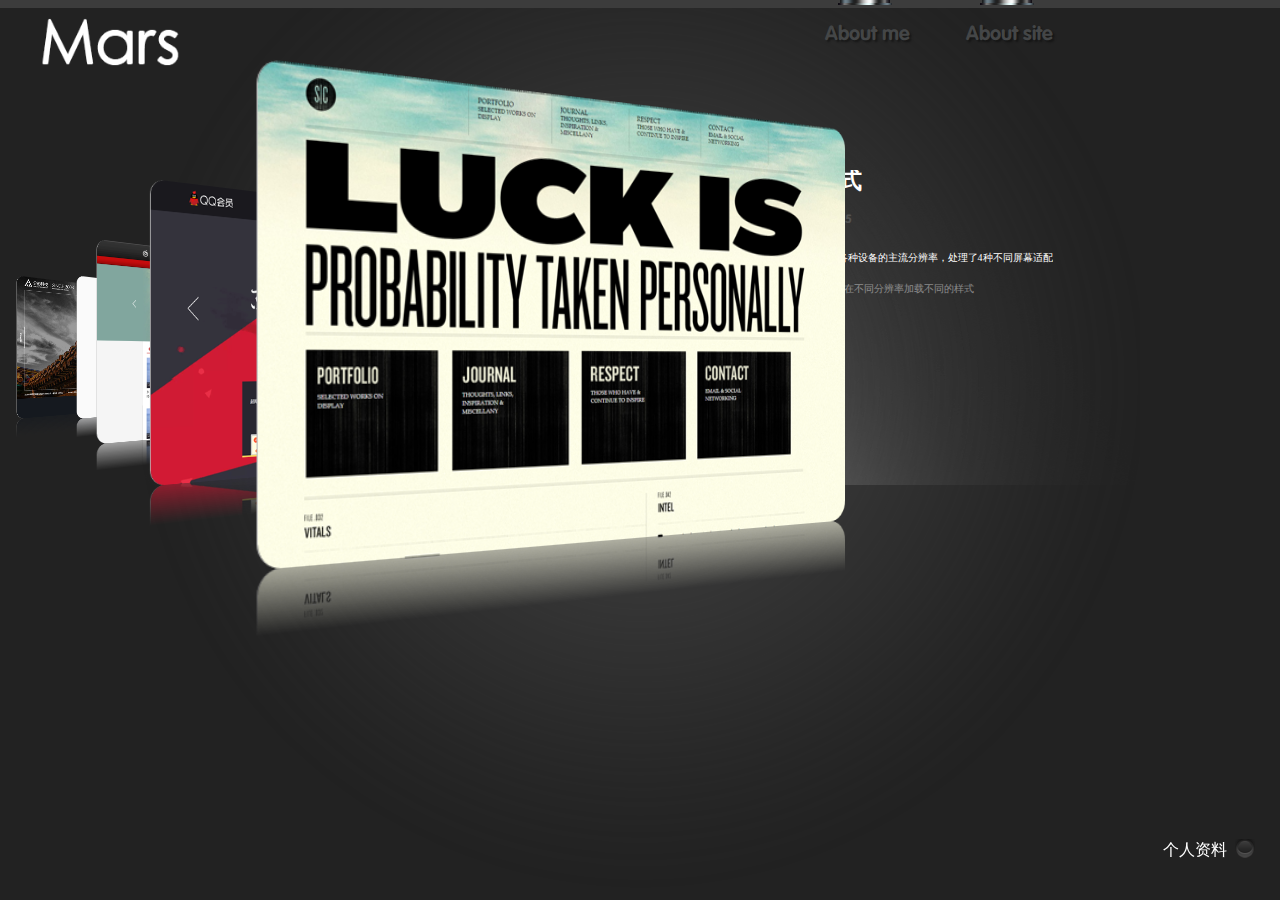
<file: index.html>
<!DOCTYPE html>
<html lang="ch">
<head>
	<meta charset="UTF-8">
	<title>Mars</title>
	<base target="_blank" />
	<link rel="stylesheet" href="css/css.css">
	<script src="js/move.js"></script>
	<script src="js/js.js"></script>

</head>
<body>
	<header>
		<div class="logo">
			<a href="javascript:;"></a>
		</div>
		<div class="logopic"><img src="img/logo.png"/></div>
		<nav>
			<div class="navdiv"><a href="javascript:;">About me</a></div>
			<div class="navdiv"><a href="javascript:;">About site</a></div>
		</nav>
	</header>
	<div class="left">
		<p>作品展示</p>
	</div>
	<div class="content">
		<div class="outer" imgstyle="z-index:10;">
			<div class="inner">
				<img src="" />
			</div>
		</div>
		<div class="outer" style="z-index:9;">
			<div class="inner">
				<img src="" />
			</div>
		</div>
		<div class="outer" style="z-index:8;">
			<div class="inner">
				<img src="" />
			</div>
		</div>
		<div class="outer" style="z-index:7;">
			<div class="inner">
				<img src="" />
			</div>
		</div>
		<div class="outer" style="z-index:6;">
			<div class="inner">
				<img src="" />
			</div>
		</div>
	</div>
	<div class="right">
		<div class="contro" style="display:block">
			<h1>响应式</h1>
			<p>March 2015</p>
			<h3>1,根据当前各种设备的主流分辨率，处理了4种不同屏幕适配</h3>
			<h3>2,利用media 在不同分辨率加载不同的样式</h3>
			<h3>3,合理的规划布局严格按照从左到右，从上到下，从外向里的页面布局架构，使页面布局更加具有扩展性 </h3>
			<a href="responsive/index.html" class="cir"></a>
		</div>
		<div class="contro">
			<h1>qq会员整站</h1>
			<p>April 2015</p>
			<h3>1,兼容到IE8</h3>
			<h3>2,使用了精灵图优化了http请求次数</h3>
			<h3>3,页面中也运用了很多html5和CSS3 的样式，使得页面的展示变得更加的生动，伪类和动画的应用，使得画面变得更加的生动形
象，更加的柔和，让用户在访问的时候感到轻松舒适。</h3>
			<a href="qq.vip/index.html" class="cir"></a>

		</div>
		<div class="contro">
			<h1>网易云</h1>
			<p>February 2015</p>
			<h3>1,兼容到IE6</h3>
			<h3>2,使用了精灵图优化了http请求次数</h3>
			<h3>3, 合理使用样式命名，提取了公共样式，优化了代码的可读性，避免命名冲突，提高代码的维护性和可读性。</h3>
			<a href="wangyiyun/index.html" class="cir"></a>
		</div>
		
		<div class="contro">
			<h1>淘宝首页规划</h1>
			<p>March 2015</p>
			<h3>1,使用定位、浮动、背景图片处理完成页面布局</h3>
			<h3>2,使用了精灵图优化了http请求次数</h3>
			<h3>3,适用各种型号的手机</h3>
			<a href="taobao/index.html" class="cir"></a>
			
		</div>
		<div class="contro">
			<h1>企业网站</h1>
			<p>June 2015</p>
			<h3>1,响应式布局</h3>
			<h3>2,适用各种型号的手机</h3>
			<h3>3,添加的js效果，使页面更加生动</h3>
			<a href="fenxingkeji/index.html" class="cir"></a>
			
		</div>
	</div>

	<div class="out">
		<div id="shade"></div>
		<div class="popbg"></div>
		<div class="pop">
			<div class="poptitle">About me</div>
				这是自我介绍<input type="button" class="tohidden"><br><p>
				熟悉HTML+CSS布局，熟练制作兼容主流浏览器的页面、掌握页面各种常见的动画与交互效果。熟练使用源生JS，能够使用源生JS进行面向对象的组件开发。对DOM兼容性、BOM操作、cookie操作、Ajax前后台数据交互、JSONP的跨域请求方案等能够熟练运用。对HTML5、CSS3有一定的理解和使用经验。<br/>&nbsp;&nbsp;&nbsp;&nbsp;做事认真、耐心，细致，具有良好的团队合作精神。能在压力下较好完成任务。兴趣广泛，有极强的学习能力和理解能力，善于接受新鲜事物。实用主义者，喜欢做的事有很大意义；完美主义者，希望可以把东西做的更好更优而不仅仅只是达到目的；有求知欲，比起知其然，更希望知其所以然。对前端及IT行业有极高的兴趣和关注，并在不断学习。</p>
		</div>
		<div class="pop">
			<div class="poptitle">About site</div>
				这是简介<input type="button" class="tohidden">
				<p>本站制作使用了较多CSS3效果，由于某些内容只有WebKit内核支持，只做了chorme浏览器的兼容处理。导航处使用了font-face进行了字体处理，平常状态使用了字体阴影效果，移入后背景用transition改变，去掉阴影，使用background:-webkit-gradient、-webkit-text-fill-color和-webkit-background-clip的结合实现字体渐变；所有的展示DIV运用了2D旋转和3D旋转，在点击上处理了井深，Z层高度的问题；所有的DIV定位使用了CSS3的平移和缩放；点击从侧向变为正向使用了transition进行变换；点击更换层级使用了自己写的CSS3处理函数，完成对style函数返回值矩阵的操作；右侧文字标题使用函数将文字全部转为span包裹，进行运动处理，中间时间进行了透明度渐入效果处理，下部文字描述对每行的h3进行渐入运动处理；最下面的链接与层级运动一样，使用了CSS3处理函数来改变缩放。hover状态做了一个CSS3动画。</p>
		</div>
	</div>
	<div class="menu">
		<div id="phone">
			<div class="list" id="list6"><p class="word">Mail:llxin1992@126.com</p></div>
			
			<div class="list" id="list4"><p class="word">Tel:18730269820</p></div>
			<div class="list" id="list3"><p class="word">Auther:刘丽新</p></div>
			
			<div class="list" id="last"></div><p class="me">个人资料</p>
		</div>
	</div>
	

</body>
</html>
</file>
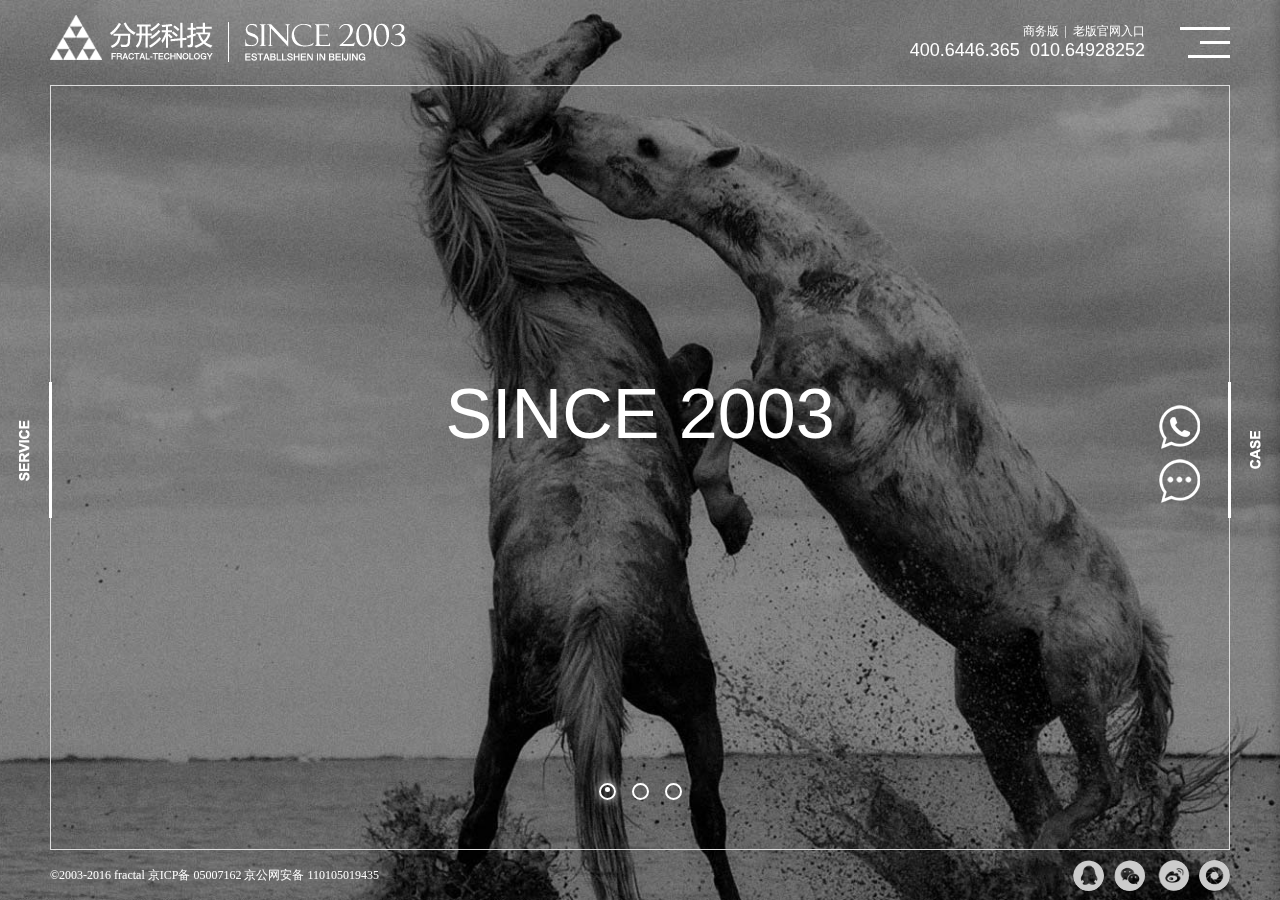
<file: fenxingkeji/index.html>
<!doctype html>
<html>
<head>
<meta charset="utf-8">
<meta name="viewport" content="width=device-width,initial-scale=1.0,minimum-scale=1.0,maximum-scale=1.0,user-scalable=yes" />
<title></title>
<link href="css/whole.css" rel="stylesheet" type="text/css" />
<link href="css/responsive.css" rel="stylesheet" type="text/css" />
<script src="js/jquery-1.11.0.min.js"></script>
<script src="js/jquery.easing.1.3.js"></script>
<script src="js/jquery.transit.min.js"></script>
<script src="js/word.js"></script>
<script src="js/whole.js"></script>
<script src="js/jquery.mChange.zoom.home.js"></script>
	
</head>
<body>
    <div class="header">
	  <a href="index.html" class="logo"></a>
	  <div class="r">
	    <div class="t">
	      <div class="link">
	      	<a href="JavaScript:;">商务版</a>&nbsp;&nbsp;|&nbsp;&nbsp;<a href="JavaScript:;">老版官网入口</a>
	      </div>
	      <div class="tel">400.6446.365&nbsp;&nbsp;010.64928252</div>
	    </div>
	    <div class="menu"><i></i><i></i><i></i></div>    
	  </div>
	</div>
	<div class="nav_main">
	  <div class="inner">
	    <div class="d">
	      <a href="service.html">
	        <h3>面面俱到</h3>
	        <p>我们为您提供企业品牌在互联网<br>最全面专业的服务</p>
	      </a>
	    </div>
	    <div class="d">
	      <a href="case.html">
	        <h3>别具匠心</h3>
	        <p>闻道有先后，术业有专攻<br>超越自我，用更加精湛的技艺诠释您的需求</p>
	      </a>
	    </div>
	    <div class="d">
	      <a href="about.html">
	        <h3>持之以恒</h3>
	        <p>从开始的那刻起<br>我们就不断的攀升，坚持我们的信念</p>
	      </a>
	    </div>
	  </div>
	</div>
	<div class="serv">
		<a href="javaScript:;" class="a1"></a>
		<a href="javaScript:;" class="a2"><i></i><i></i><i></i></a>
	</div>
	<div class="banner">
	  <div class="frame">    
	    <div class="child" style="background-image:url(image/banner.jpg);"></div>
	    <div class="child" style="background-image:url(image/banner1.jpg);"></div>
	    <div class="child" style="background-image:url(image/banner2.jpg);"></div>
	  </div>
	</div>
	<div class="body">
		<a href="service.html" class="a_l"></a>
		<a href="case.html" class="a_r"></a>  
	  	<div class="main">
	  		<span class="bdr b1"></span>
	  		<span class="bdr b2"></span>
	  		<span class="bdr b3"></span>
	  		<span class="bdr b4"></span>
	    <div class="home">
	      <div class="text">
	        <div class="titbox">
	          <h3>Since 2003</h3>
	          <h4>助力企业品牌互联网商业价值</h4>
	          <p>感谢您的信任 我们始终专注于高端网站建设</p>
	        </div>
	        <div class="titbox">
	          <h3>celebrate</h3>
	          <h4>成功中标故宫博物院官网改版项目</h4>
	          <p>宝剑锋从磨砺出 梅花香自苦寒来</p>
	        </div>
	        <div class="titbox">
	          <h3>spirit</h3>
	          <h4>精雕细琢 别具匠心</h4>
	          <p>超越自我 孜孜不辍 我们将用更加精湛的技艺诠释您的需求</p>
	        </div>
	      </div>    
	      <div id="client" style="display:none;">
	        <div class="frame">
	          <div class="scroll s1">
	            <div class="child" aid="152"> 
	            	<span>
	            		<img src="image/1-160Z5195155F6.png" alt="故宫博物院" title="故宫博物院" />
	            	</span> 
	            </div>
	          </div>
	          <div class="scroll s2">
	            <div class="child" aid="51"> 
	            	<span>
	            		<img src="image/1-1310202336210-L.png" alt="中国国家大剧院" title="中国国家大剧院" />
	            	</span> 
	            </div>
	          </div>
	          <div class="scroll s3">
	            <div class="child" aid="70"> 
	            	<span>
	            		<img src="image/1-1310202352380-L.png" alt="中国移动通信" title="中国移动通信" />
	            	</span> 
	            </div>
	          </div>
	          <div class="scroll s4">
	            <div class="child" aid="59"> 
	            	<span>
	            		<img src="image/1-1310202342040-L.png" alt="中国联通" title="中国联通" />
	            	</span> 
	            </div>
	          </div>
	          <div class="scroll s5">
	            <div class="child" aid="52"> 
	            	<span>
	            		<img src="image/1-131020233A70-L.png" alt="中国电信" title="中国电信" />
	            	</span> 
	            </div>
	          </div>
	        </div>
	      </div>
	      <div class="b_nav"><i></i><i></i><i></i></div>
	    </div>
	  </div>
	</div>
	<div class="footer">
	  <div class="left">
	    <div class="d">
	      <p>中国 · 北京<br>北京市朝阳区惠新东街6号<br>乡镇企业大厦9层<br>100022</p>
	    </div>
	    <div class="d">
	      <p>©2003-2016 fractal-technology.com<br>All Rights Reserved.<br>京ICP备 05007162<br>京公网安备 110105019435</p>
	    </div>
	    <div class="d">
	      <p>Tel：400-6446-365 010-64928252 64929732 64927152<br>Do You Best,Mutually Promote Symbiosis<br>Service@fractal-technology.com</p>
	    </div>
	  </div>
	  <div class="left2">
	    <div class="d">
	      <p>北京市朝阳区惠新东街6号乡镇企业大厦9层 100022</p>
	    </div>
	    <div class="d">
	      <p>©2003-2016 fractal 京ICP备 05007162 京公网安备 110105019435</p>
	    </div>
	    <div class="d">
	      <p>Tel：400-6446-365 010-64928252 64929732</p>
	    </div>
	  </div>
	  <div class="m">
	    <p>&copy;2003-2016 fractal-technology.com<br>京ICP备 05007162 京公网安备 110105019435</p>
	  </div>
	  <div class="right">
	    <div class="share">
	    	<a href="#" class="a1"><i></i></a><a href="#" class="a2"><i></i></a>
	    	<a href="#" class="a3"><i></i></a><a href="#" class="a4"><i></i></a>
	    </div>
	  </div>
	</div>

<script src="js/random.js"></script>
<script>
var sw=0;
//初始化标题
$(".titbox").each(function(index, element) {
    settit($(this).find("h3"));
	settit($(this).find("h4"));
	settxt($(this).find("p"));
});

$(function(){
	winload();
	// 设置出现的加载时间
	showtt(".titbox:first h3",0);
	showtt(".titbox:first h4",800);
	showtt(".titbox:first p",2100);
	setTimeout(function(){
		$(".home").find(".text").addClass("d");
	},3000);
	
	$(".banner").find(".child").mChange({
		auto  : 1,       //是否自动播放,1为自动,0为手动
		arrow : 1,       //是否反转箭头,1为点击左侧向右滚动,0则相反
		speed : 800,     //效果速度,大于0.3
		time  : 5000,    //周期时间，大于1
		nav   : ".b_nav i",    //导航
		nave  : "click", //导航事件
		navs  : 0,  //导航滚动
		prev  : null,    //上一个
		next  : null,    //下一个
		cycle : 1,       //是否循环
		mousestop : 0,   //是否鼠标划入停止
		mousewheel : 0,  //是否开启滚轮事件
		animates : function(idx){
			if($(".home").find(".text").hasClass("d")){
				hidett($(".titbox"));
				
				$(".titbox").fadeOut(500,function(){
					showtt($(".titbox").eq(idx).find("h3"));
					showtt($(".titbox").eq(idx).find("h4"),500);
					showtt($(".titbox").eq(idx).find("p"),1400);
				});
				
				$(".titbox").eq(idx).stop(true,true).show(0,function(){
					settit($(this).find("h3"));
					settit($(this).find("h4"));
					settxt($(this).find("p"));
				});
				
			}			
		} 
	});
});

</script>
</body>
</html>
</file>
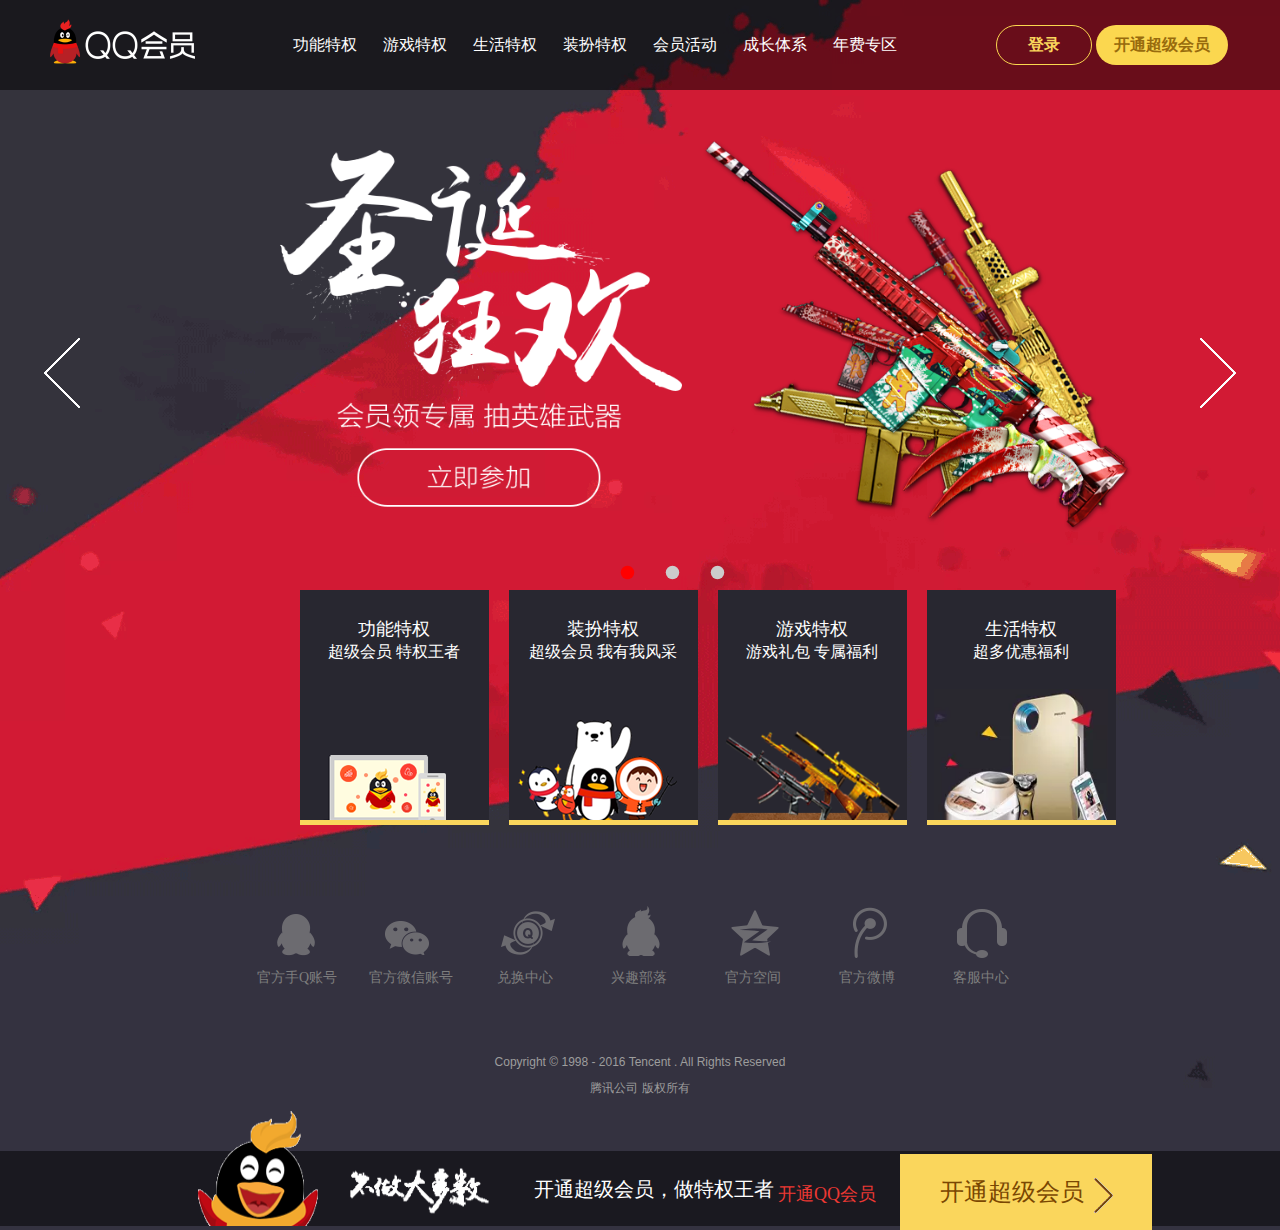
<file: qq.vip/index.html>
<!DOCTYPE html>
<html>
	<head>
		<meta charset="UTF-8">
		<title></title>
		<script src="js/html5shiv.min.js"></script>
		<link href="css/qq.css" rel="stylesheet" />
	</head>
	<body>
		<header id="header">
			<div class="wrap clearfix">
				<div class="ihleft">
					<a href="index.html"><img src="img/logo.png"/></a>
				</div>
				<ul class="nav clearfix">
					<li>
						<a href="function.html">功能特权</a>
						<nav class="subNav">
							<div class="wrap swrap">
								<a href="#">全部特权</a>
								<a href="#">分等级特权</a>
							</div>
						</nav>
					</li>
					<li>
						<a href="game.html">游戏特权</a>
					</li>
					<li>
						<a href="life.html">生活特权</a>
					</li>
					<li>
						<a href="decoration.html">装扮特权</a>
					</li>
					<li>
						<a href="member.html">会员活动</a>
						<nav class="subNav">
							<div class="wrap swrap subNav1">
								<a href="#">全部活动</a>
								<a href="#">靓号站</a>
							</div>
						</nav>
					</li>
					<li>
						<a href="#">成长体系</a>
						<nav class="subNav">
							<div class="wrap swrap subNav2">
								<a href="#">任务中心</a>
								<a href="#">积分乐园</a>
								<a href="#">排名中心</a>
							</div>
						</nav>
					</li>
					<li>
						<a href="consume.html">年费专区</a>
					</li>
				</ul>
				<div class="ihright clearfix">
					<a href="#"><span class="ibutton">登录</span></a>
					<!--<a href="#" class="dredge"><img src="img/dredge.png"/></a>-->
					<a href="#" class="ibutton1">开通超级会员</a>
				</div>
			</div>
		</header>
		<div class="wrap">
			<div class="ibanner">
				<a href="#" class="ibleft"></a>
				<div class="ilb">
					<ul class="dimg"></ul>
					<ul class="dnavs"></ul>
				</div>
				<a href="#" class="ibright"></a>
			</div>
			
		</div>
		<div class="wrap" style="width: 900px;margin-left: 300px;">
			<section class="ipic clearfix">
				<ul>
					<li>
						<h3><a href="#">功能特权</a></h3>
						<p><a href="#">超级会员 特权王者</a></p>
						<a href="#">
							<img src="img/i_banner2.png" />
							<span class="ipba ipbanner3"></span>
							<span class="idash"></span>
						</a>
					</li>
					<li>
						<h3><a href="#">装扮特权</a></h3>
						<p class="ip1"><a href="#">超级会员 我有我风采</a></p>
						<a href="#">
							<img src="img/i_banner2.png" />
							<span class="ipba ipbanner4"></span>
							<span class="idash"></span>
						</a>
					</li>
					<li>
						<h3><a href="#">游戏特权</a></h3>
						<p><a href="#">游戏礼包 专属福利</a></p>
						<a href="#">
							<img src="img/i_banner2.png" />
							<span class="ipba ipbanner5"></span>
							<span class="idash"></span>
						</a>
					</li>
					<li>
						<h3><a href="#">生活特权</a></h3>
						<p class="ip2"><a href="#">超多优惠福利</a></p>
						<a href="#">
							<img src="img/i_banner2.png" />
							<span class="ipba ipbanner6"></span>
							<span class="idash"></span>
						</a>
					</li>
				</ul>
			</section>
		</div>
			<section class="ibody">
				<div class="wrap">
					<ul class="blist">
						<li class="ibody1">
							<a href="#">
								<span class="ipic1"></span>
								<span class="ipic2"></span>
								<span class="ibname">官方手Q账号</span>
							</a>
						</li>
						<li class="ibody2">
							<a href="#">
								<span class="ipic1"></span>
								<span class="ipic3"></span>
								<span class="ibname">官方微信账号</span>
							</a>
						</li>
						<li class="ibody3">
							<a href="#">
								<span class="ipic1"></span>
								<span class="ibname">兑换中心</span>
							</a>
						</li>
						<li class="ibody4">
							<a href="#">
								<span class="ipic1"></span>
								<span class="ibname">兴趣部落</span>
							</a>
						</li>
						<li class="ibody5">
							<a href="#">
								<span class="ipic1"></span>
								<span class="ibname">官方空间</span>
							</a>
						</li>
						<li class="ibody6">
							<a href="#">
								<span class="ipic1"></span>
								<span class="ibname">官方微博</span>
							</a>
						</li>
						<li class="ibody7">
							<a href="#">
								<span class="ipic1"></span>
								<span class="ibname">客服中心</span>
							</a>
						</li>
					</ul>
				</div>
			</section>
		<div class="itr">
			<p>Copyright © 1998 - 2016 Tencent . All Rights Reserved</p>
			<p>腾讯公司 版权所有</p>
		</div>
		<footer id="ifooter">
			<div class="wrap clearfix">
				<div class="ifleft">
					<img src="img/footer_logo.png"/>
					<p>开通超级会员，做特权王者</p>
				</div>
				<div class="ifright">
					<span class="idredge1"><a href="#">开通QQ会员</a></span>
					<span class="idredge2"><a href="#">开通超级会员</a></span>
				</div>
			</div>
		</footer>
		
		<script>
			var wrap = document.querySelector('.ibanner');
			var img = document.querySelector('.dimg');
			var lis1 = img.getElementsByTagName('li');
			var navs = document.querySelector('.dnavs');
			var lis = navs.getElementsByTagName('li');
			var imgs = img.getElementsByTagName('img');
			var sImg = navs.getElementsByTagName('img');
			var left = document.getElementsByClassName('ibleft')[0];
			var right = document.getElementsByClassName('ibright')[0];
			var now = 0;
			var img1 = [
				"img/ibanner.png",
				"img/ibanner2.jpg",
				"img/ibanner3.png"
				
			];
			var timer = 0;
			timer = setInterval(next,4000);

			for(var i = 0; i < img1.length; i++) {
				img.innerHTML += '<li><img src="'+img1[i]+'"/></li>';
				navs.innerHTML += '<li></li>';
			}
			show();
			
			for(var i = 0; i < img1.length; i++) {
				lis[i].index = i;
				lis[i].onmouseover = function() {
					now = this.index;
					show();
					clearInterval(timer);
				};
				lis[i].onmouseout = function(){
					timer = setInterval(next,3000);
				};
			}
			function show() {
				for(var i =0; i < imgs.length; i++) {
					lis1[i].style.opacity = 0;
					lis[i].className = "";
				}
				
				lis1[now].style.opacity = 1;
				lis[now].className = "active";
				
			}
			function next() {
				for(var i =0; i < imgs.length; i++) {
					lis1[i].style.opacity = 0;
					lis[i].className = "";
				}
				now++;
				if(now > lis.length-1) {
					now = 0;
				}
				lis[now].className = "active";
				lis1[now].style.opacity = 1;
			};
			
			right.onclick = function(){
				next();
			};
			
			left.onclick = function(){
				for(var i =0; i < imgs.length; i++) {
					lis1[i].style.opacity = 0;
					lis[i].className = "";
				}
				now--;
				if(now < 0) {
					now = lis.length-1;
				}
				lis[now].className = "active";
				lis1[now].style.opacity = 1;
			};
		</script>
	</body>
</html>
</file>
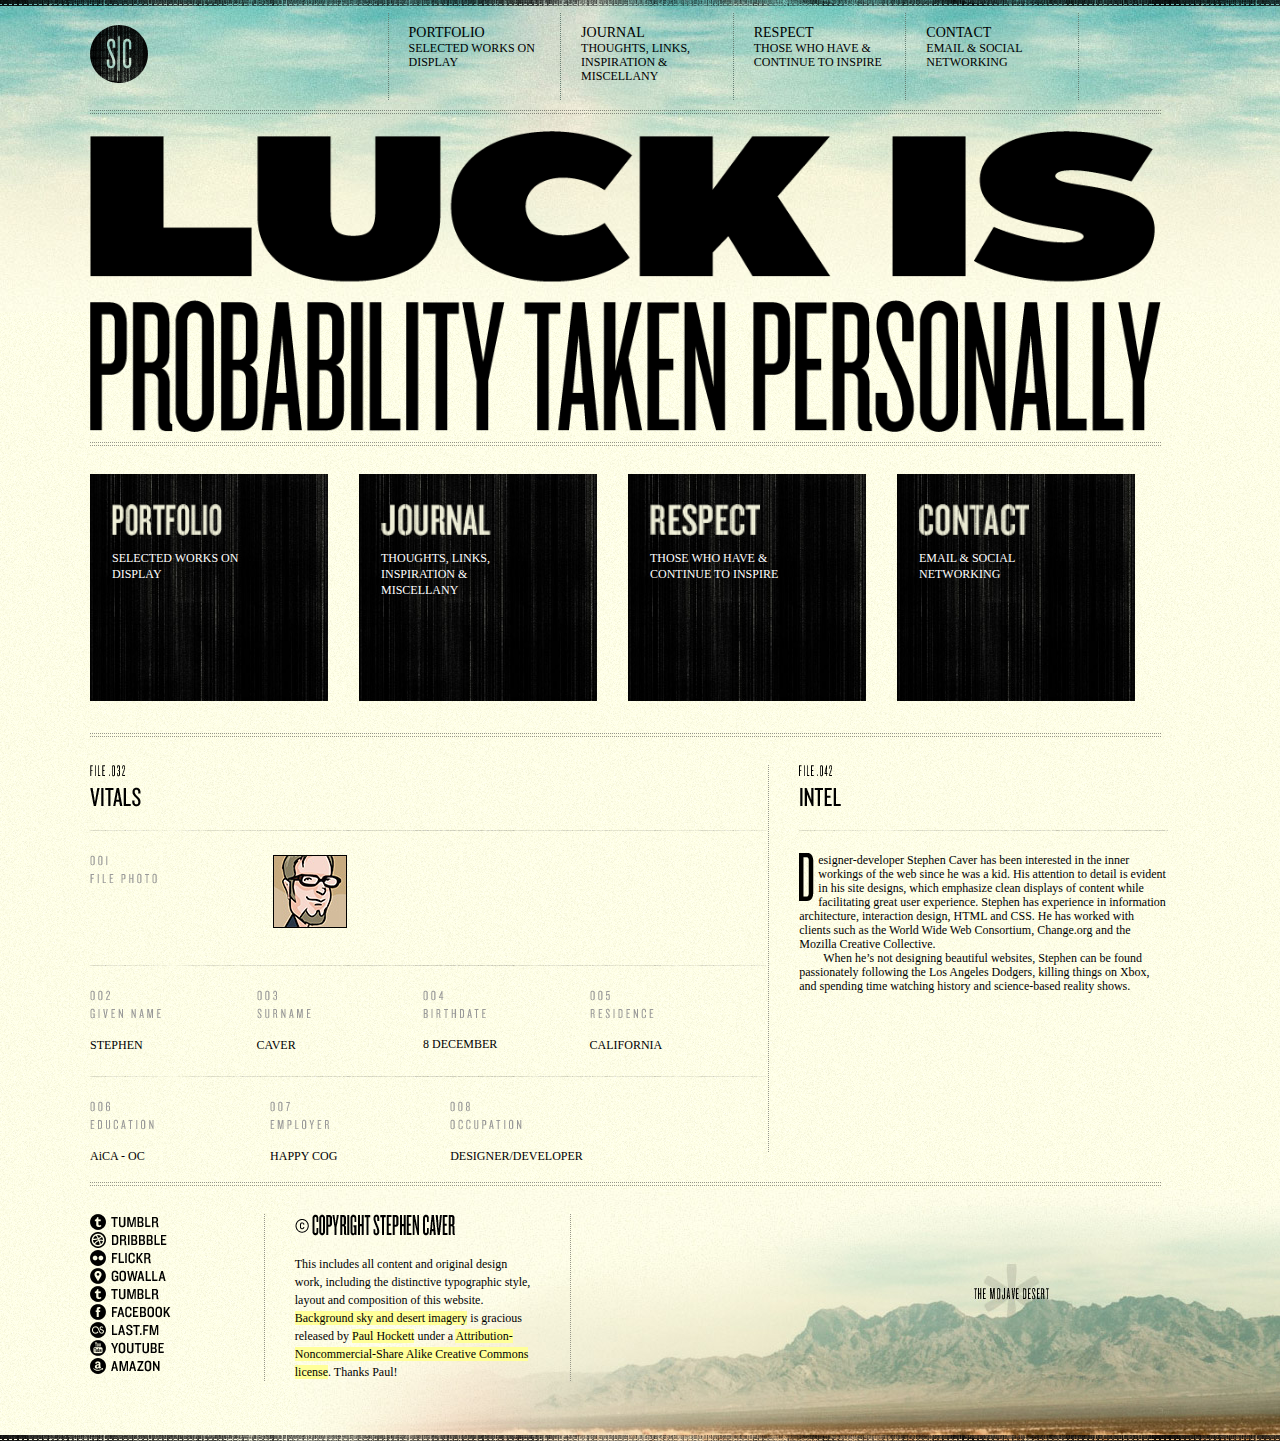
<file: responsive/index.html>
<!DOCTYPE html>
<html>
	<head>
		<meta charset="UTF-8">
		<meta name="viewport" content="width=device-width,initial-scale=1,minimum-scale=1,maximum-scale=1,user-scalable=no" />
		<title></title>
		<link href="css/step.css" rel="stylesheet"  media="all and (orientation:landscape)"/>
		<link href="css/step.css" rel="stylesheet"  media="all and (orientation:portrait)"/>
	</head>
	<body>
		<header class="header">
			<span></span>
			<div class="wrap clearfix">
				<h1>
					<a href="#">
						<img src="img/logo.png" />
					</a>
				</h1>
				<nav class="nav clearfix">
					<a href="#" class="first">
						<h2>PORTFOLIO</h2>
						<P>SELECTED WORKS ON DISPLAY</P>
					</a>
					<a href="#">
						<h2>JOURNAL</h2>
						<P>THOUGHTS, LINKS, INSPIRATION &amp; MISCELLANY</P>
					</a>
					<a href="#">
						<h2>RESPECT</h2>
						<P> THOSE WHO HAVE &amp; CONTINUE TO INSPIRE</P>
					</a>
					<a href="#" class="last">
						<h2>CONTACT</h2>
						<P>EMAIL &amp; SOCIAL NETWORKING</P>
					</a>
				</nav>
				<span class="dotted"></span>
			</div>
		</header>
		<section class="banner">
			<div class="wrap">
				<a herf="#">
					<img src="img/banner.png" />
				</a>
				<span class="dotted"></span>
			</div>
		</section>
		<section class="article">
			<div class="wrap">
				<ul class="clearfix">
					<li>
						<img src="img/listbg.png" />
						<h2><img src="img/list1.png"/></h2>
						<a href="#">
							SELECTED WORKS ON DISPLAY
						</a>
					</li>
					<li>
						<img src="img/listbg.png" />
						<h2><img src="img/list2.png"/></h2>
						<a href="#">
							THOUGHTS, LINKS, INSPIRATION &amp; MISCELLANY
						</a>
					</li>
					<li>
						<img src="img/listbg.png" />
						<h2><img src="img/list3.png"/></h2>
						<a href="#">
							THOSE WHO HAVE &amp; CONTINUE TO INSPIRE
						</a>
					</li>
					<li>
						<img src="img/listbg.png" />
						<h2><img src="img/list4.png"/></h2>
						<a href="#">
							EMAIL &amp; SOCIAL NETWORKING
						</a>
					</li>
				</ul>
				<span class="dotted"></span>
			</div>
		</section>
		<section class="content">
			<div class="wrap clearfix">
				<div class="left">
					<header class="title">
						<a href="#">
							<img src="img/title-vitals.gif" />
						</a>
					</header>
					<div class="con1">
						<a href="#" class="img1">
							<img src="img/vitals-001.gif" />
						</a>
						<a href="#" class="pic">
							<img src="img/pic.png" />
						</a>
					</div>
					<ul class="list clearfix">
						<li>
							<a href="#" class="img2">
								<img src="img/vitals-002.gif" />
							</a>
							<p>
								<a href="#">
									STEPHEN
								</a>
							</p>
						</li>
						<li>
							<a href="#" class="img3">
								<img src="img/vitals-003.gif" />
							</a>
							<p>
								<a href="#">
									CAVER
								</a>
							</p>
						</li>
						<li>
							<a href="#" class="img4">
								<img src="img/vitals-004.gif" />
							</a>
							<p>
								<a href="#">
									8 DECEMBER
								</a>
							</p>
						</li>
						<li>
							<a href="#" class="img5">
								<img src="img/vitals-005.gif" />
							</a>
							<p>
								<a href="#">
									CALIFORNIA
								</a>
							</p>
						</li>
					</ul>
					<ul class="list list1">
						<li>
							<a href="#" class="img6">
								<img src="img/vitals-006.gif" />
							</a>
							<p>
								<a href="#">
									AiCA - OC
								</a>
							</p>
						</li>
						<li>
							<a href="#" class="img7">
								<img src="img/vitals-007.gif" />
							</a>
							<p>
								<a href="#">
									HAPPY COG
								</a>
							</p>
						</li>
						<li>
							<a href="#" class="img8">
								<img src="img/vitals-008.gif" />
							</a>
							<p>
								<a href="#">
									DESIGNER/DEVELOPER
								</a>
							</p>
						</li>
					</ul>
				</div>
				<div class="right">
					<header class="title">
						<a href="#">
							<img src="img/title-intel.gif" />
						</a>
					</header>
					<div class="word">
						<p>
							<span class="pic1"></span>
							esigner-developer Stephen Caver has been interested in the inner workings of the web since he was a kid. His attention to detail is evident in his site designs, which emphasize clean displays of content while facilitating great user experience. Stephen has experience in information architecture, interaction design, <span class="caps">HTML</span> and <span class="caps">CSS</span>. He has worked with clients such as the World Wide Web Consortium, Change.org and the Mozilla Creative Collective.
						</p>
						<p>
							When he’s not designing beautiful websites, Stephen can be found passionately following the Los Angeles Dodgers, killing things on Xbox, and spending time watching history and science-based reality shows.
						</p>
					</div>
				</div>
				<span class="dotted"></span>
			</div>
		</section>
		<footer class="footer">
			<div class="wrap clearfix">
				<ul class="flist">
					<li>
						<a href="#">
							<img src="img/flist1.png" />
						</a>
					</li>
					<li class="flist2">
						<a href="#">
							<img src="img/flist2.png" />
						</a>
					</li>
					<li class="flist3">
						<a href="#">
							<img src="img/flist3.png" />
						</a>
					</li>
					<li class="flist4">
						<a href="#">
							<img src="img/flist4.png" />
						</a>
					</li>
					<li class="flist5">
						<a href="#">
							<img src="img/flist5.png" />
						</a>
					</li>
					<li class="flist6">
						<a href="#">
							<img src="img/flist6.png" />
						</a>
					</li>
					<li>
						<a href="#">
							<img src="img/flist7.png" />
						</a>
					</li>
					<li>
						<a href="#">
							<img src="img/flist8.png" />
						</a>
					</li>
					<li>
						<a href="#">
							<img src="img/flist9.png" />
						</a>
					</li>
				</ul>
				<div class="article1">
					<h2>
						<img src="img/article.png" />
					</h2>
					<p>
						This includes all content and original design work, including the distinctive typographic style, layout and composition of this website. <a href="http://www.flickr.com/photos/monkeyinfez/878194581/in/faves-stephencaver/">Background sky and desert imagery</a> is gracious released by <a href="http://www.monkeyinfez.net/main/index.php">Paul Hockett</a> under a <a href="http://creativecommons.org/licenses/by-nc-sa/2.0/deed.en">Attribution-Noncommercial-Share Alike Creative Commons license</a>. Thanks Paul!
					</p>
				</div>
			</div>
			<span class="last"></span>
		</footer>
	</body>
</html>
</file>
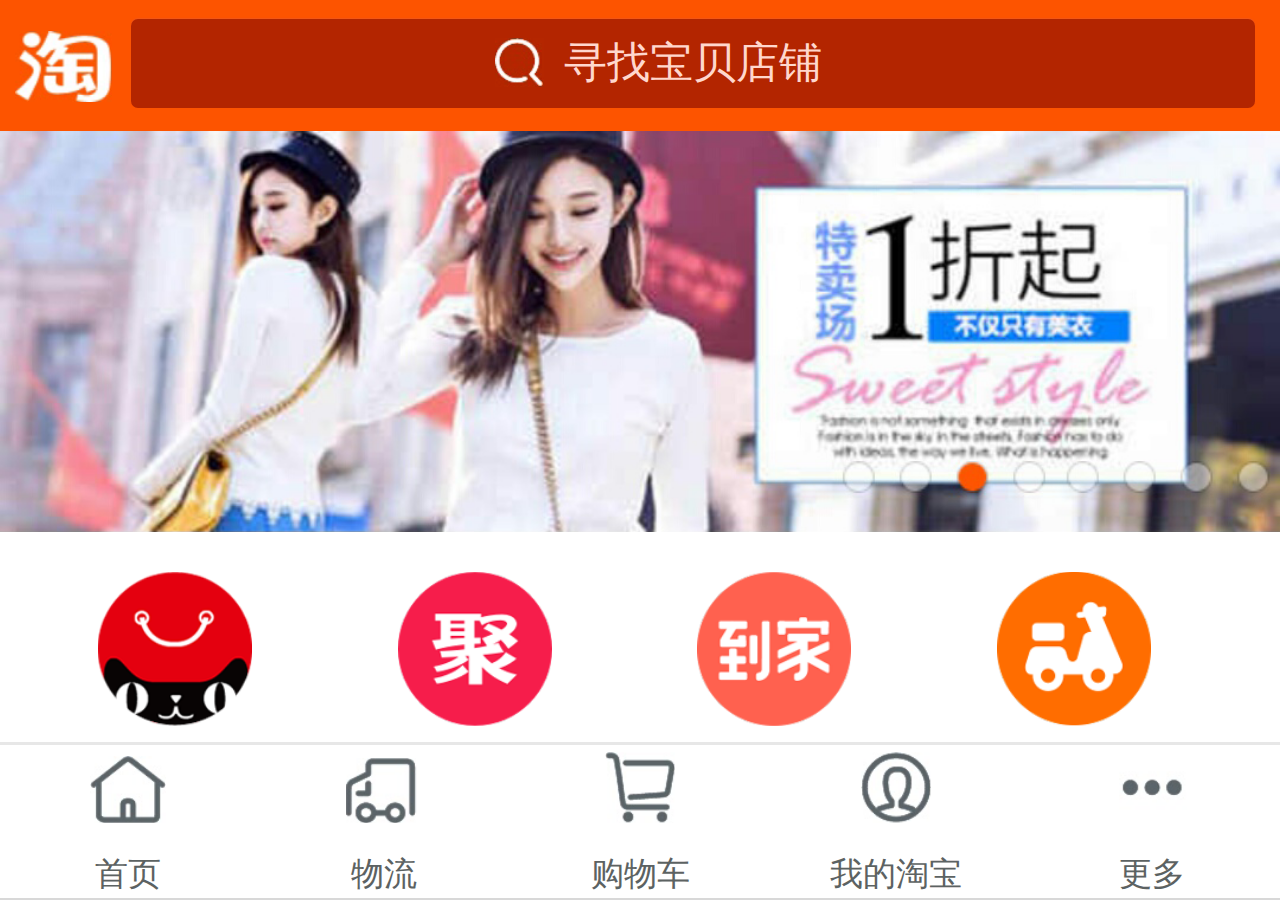
<file: taobao/index.html>
<!DOCTYPE html>
<html>
	<head>
		<meta charset="UTF-8">
		<meta name="viewport" content="width=device-width, initial-scale=1,minimum-scale=1,maximum-scale=1,user-scalable=no"/>
		<title></title>
		<link href="css/taobao.css" rel="stylesheet" />
		<script>
			fn();
			window.addEventListener("resize",fn);
			function fn() {
				var html = document.querySelector("html");
				var width = html.getBoundingClientRect().width;
				html.style.fontSize = width/15 + "px"; 
			}
		</script>
	</head>
	<body>
		<header id="header">
			<div class="logo">
				<img src="img/logo.png" />
			</div>
			<!--<div class="right">
				<a href="#" class="search"><img src="img/search.png"/></a>
				<a href="#">寻找宝贝店铺</a>
			</div>-->
			<from class="right">
				<a href="#" class="search"><img src="img/search.png"/></a>
				<a href="#"><input type="text" value="寻找宝贝店铺"/></a>
			</from>
		</header>
		<div class="wrap">
			<section class="banner">
				<a href="#"><img src="img/banner.png"/></a>
			</section>
			<section class="artical">
				<ul class="clearfix">
					<li>
						<a href="#" class="apic1"></a>
						<a href="#">天猫</a>
					</li>
					<li>
						<a href="#" class="apic2"></a>
						<a href="#">聚划算</a>
					</li>
					<li>
						<a href="#" class="apic3"></a>
						<a href="#">到家</a>
					</li>
					<li>
						<a href="#" class="apic4"></a>
						<a href="#">外卖</a>
					</li>
					<li>
						<a href="#" class="apic5"></a>
						<a href="#">充值</a>
					</li>
					<li>
						<a href="#" class="apic6"></a>
						<a href="#">阿里巴巴</a>
					</li>
					<li>
						<a href="#" class="apic7"></a>
						<a href="#">领金币</a>
					</li>
					<li>
						<a href="#" class="apic8"></a>
						<a href="#">分类</a>
					</li>
				</ul>
			</section>
			<div class="headline clearfix">
				<a href="#"><img src="img/headline.png" /></a>
				<div class="hlright clearfix">
					<a href="#" class="news">最新</a>
					<a href="#" class="news1">iPhone7也玩三防！可惜未达到</a>
				</div>
			</div>
			<section class="menu clearfix">
				<div class="mleft">
					<h2><a href="#">淘抢购</a></h2>
					<p><a href="#">限时限量汇全网好货</a></p>
					<a href="#"><img src="img/mpic1.png"/></a>
				</div>
				<div class="mright clearfix">
					<div class="hot clearfix">
						<div class="mhleft">
							<h2><a href="#">有好货</a></h2>
							<p><a href="#">收纳达人 必备神奇</a></p>
						</div>
						<a href="#"><img src="img/mpic2.png"/></a>
					</div>
					<div class="stroll">
						<h2><a href="#">爱逛街</a></h2>
						<p><a href="#">百万妹子品质荐</a></p>
						<a href="#"><img src="img/mpic3.png"/></a>
					</div>
					<div class="buy">
						<h2><a href="#">必买清单</a></h2>
						<p><a href="#">都帮您准备好啦</a></p>
						<a href="#"><img src="img/mpic4.png"/></a>
					</div>
				</div>
			</section>
			<section class="substantial">
				<header class="sheader clearfix">
					<span class="shbg"></span>
					<h2><span>超实惠</span></h2>
				</header>
				<ul class="sleft">
					<li class="sleft1 clearfix">
						<h3><a href="#">非常大牌</a></h3>
						<a href="#" class="major">FABULOUS</a>
						<p><a href="#">独家精心甄选尖货</a></p>
						<span class="spic1"></span>
					</li>
					<li class="sleft2">
						<h3><a href="#">天天特价</a></h3>
						<p><a href="#">精选超值好物！</a></p>
						<span class="spic2"></span>
					</li>
				</ul>
				<ul class="sright clearfix">
					<li>
						<h3><a href="#">全球精选</a></h3>
						<p><a href="#">冬日必备品</a></p>
						<a href="#"><img src="img/slist1.png"/></a>
					</li>
					<li>
						<h3><a href="#">超值量贩</a></h3>
						<p><a href="#">量贩礼盒装</a></p>
						<a href="#"><img src="img/slist2.png"/></a>
					</li>
					<li class="srlist1">
						<h3><a href="#">聚名品</a></h3>
						<p><a href="#">奢品狂欢季</a></p>
						<a href="#"><img src="img/slist3.png"/></a>
					</li>
					<li>
						<h3><a href="#">品牌店庆</a></h3>
						<p><a href="#">限时3折起</a></p>
						<a href="#"><img src="img/slist4.png"/></a>
					</li>
					<li>
						<h3><a href="#">俪人购</a></h3>
						<p><a href="#">特卖嗨购</a></p>
						<a href="#"><img src="img/slist5.png"/></a>
					</li>
					<li class="srlist1">
						<h3><a href="#">淘清仓</a></h3>
						<p><a href="#">品牌尾货清</a></p>
						<a href=-"#"><img src="img/slist6.png"/></a>
					</li>
				</ul>
			</section>
			<section class="quality">
				<header class="qheader sheader clearfix">
					<span class="qhbg"></span>
					<h2><span>好品质</span></h2>
				</header>
				<ul class="tlist clearfix">
					<li class="tlist1 clearfix">
						<div class="tleft">
							<h3><a href="#">全球时尚</a></h3>
							<p><a href="#">平价买大牌</a></p>
							<a href="#" class="major">FASHION</a>
						</div>
						<a href="#"><img src="img/qlist2.png"/></a>
					</li>
					<li class="tlist2 clearfix">
						<div class="tright">
							<h3><a href="#">品牌街</a></h3>
							<p><a href="#">什么牌子好</a></p>
							<a href="#" class="major major1">HOT</a>
						</div>
						<a href="#"><img src="img/qlist1.png"/></a>
					</li>
				</ul>
				<ul class="blist clearfix">
					<li>
						<h3><a href="#">生活家</a></h3>
						<p><a href="#">好生活不贵</a></p>
						<a href="#"><img src="img/qlist3.png"/></a>
					</li>
					<li class="blist2">
						<h3><a href="#">天猫换新</a></h3>
						<p><a href="#">精选新品</a></p>
						<a href="#"><img src="img/qlist4.png"/></a>
					</li>
					<li class="srlist1">
						<h3><a href="#">天天搞机</a></h3>
						<p><a href="#">过年不打烊</a></p>
						<a href="#"><img src="img/qlist5.png"/></a>
					</li>
					<li class="blist1">
						<h3><a href="#">喵先生</a></h3>
						<p><a href="#">全球生鲜尖货</a></p>
						<a href="#"><img src="img/qlist6.png"/></a>
					</li>
					<li class="blast">
						<h3><a href="#">苏宁易购</a></h3>
						<p><a href="#">正品好服务</a></p>
						<a href="#"><img src="img/qlist7.png"/></a>
					</li>
				</ul>
			</section>
			<section class="special">
				<header class="sheader clearfix">
					<span class="shbg"></span>
					<h2><span>有特色</span></h2>
				</header>
				<ul class="sleft spleft">
					<li class="sleft1">
						<h3><a href="#">全球购</a></h3>
						<p><a href="#">漂亮脸蛋儿养成记</a></p>
						<a href="#"><img src="img/splist1.png"/></a>
					</li>
					<li class="sleft2">
						<h3><a href="#">中国制造</a></h3>
						<p><a href="#">手工合金拉杆箱</a></p>
						<a href="#"><img src="img/splist2.png"/></a>
					</li>
				</ul>
				<ul class="sright spright clearfix">
					<li>
						<h3><a href="#">淘宝汇吃</a></h3>
						<p><a href="#">鲜果抢先购</a></p>
						<a href="#"><img src="img/splist3.png"/></a>
					</li>
					<li>
						<h3><a href="#">极有家</a></h3>
						<p><a href="#">撞色保温杯</a></p>
						<a href="#"><img src="img/splist4.png"/></a>
					</li>
					<li class="srlist1">
						<h3><a href="#">拍卖</a></h3>
						<p><a href="#">底价狂欢拍</a></p>
						<a href="#"><img src="img/splist5.png"/></a>
					</li>
					<li>
						<h3><a href="#">淘宝电影</a></h3>
						<p><a href="#">好片推荐</a></p>
						<a href="#"><img src="img/splist6.png"/></a>
					</li>
					<li>
						<h3><a href="#">淘宝众筹</a></h3>
						<p><a href="#">追剧神奇</a></p>
						<a href="#"><img src="img/splist7.png"/></a>
					</li>
					<li class="srlist1">
						<h3><a href="#">每日新品</a></h3>
						<p><a href="#">亮瞎路人眼</a></p>
						<a href=-"#"><img src="img/splist8.png"/></a>
					</li>
				</ul>
			</section>
			<div class="banner1">
				<a href="#"><img src="img/banner1.png"/></a>
			</div>
			<section class="market">
				<header class="qheader sheader hheader clearfix">
					<div class="hleft">
						<span class="qhbg"></span>
						<h2><span>热门市场</span></h2>
					</div>
					<a href="#" class="more">更多<span class="hhbg1">&gt;</span></a>
				</header>
				<ul class="mlist clearfix">
					<li class="mlist1 clearfix">
						<h3><a href="#">品质穿搭</a></h3>
						<p><a href="#">制造品味</a></p>
						<a href="#"><img src="img/mlist1.png"/></a>
					</li>
					<li class="mlist2 clearfix">
						<h3><a href="#">腔调</a></h3>
						<p><a href="#">潮流尖货</a></p>
						<a href="#"><img src="img/mlist2.png"/></a>
					</li>
				</ul>
				<ul class="msleft clearfix">
					<li>
						<h3><a href="#">体育课</a></h3>
						<p><a href="#">体育必备</a></p>
						<a href="#"><img src="img/mlist3.png"/></a>
					</li>
					<li>
						<h3><a href="#">摩登潮童</a></h3>
						<p><a href="#">时尚穿搭</a></p>
						<a href="#"><img src="img/mlist4.png"/></a>
					</li>
					<li>
						<h3><a href="#">型男社</a></h3>
						<p><a href="#">Man有调性</a></p>
						<a href="#"><img src="img/mlist5.png"/></a>
					</li>
					<li>
						<h3><a href="#">潮生活</a></h3>
						<p><a href="#">科技潮品</a></p>
						<a href="#"><img src="img/mlist6.png"/></a>
					</li>
				</ul>
				<ul class="msright clearfix">
					<li>
						<h3><a href="#">宿舍时代</a></h3>
						<p><a href="#">宿舍用品</a></p>
						<a href="#"><img src="img/mlist7.png"/></a>
					</li>
					<li class="msrlist1">
						<h3><a href="#">彩妆教室</a></h3>
						<p><a href="#">彩妆精选</a></p>
						<a href="#"><img src="img/mlist8.png"/></a>
					</li>
					<li class="srlist1">
						<h3><a href="#">表饰爱</a></h3>
						<p><a href="#">大胆饰爱</a></p>
						<a href="#"><img src="img/mlist9.png"/></a>
					</li>
					<li class="msrlist1">
						<h3><a href="#">干货食材</a></h3>
						<p><a href="#">巧妇最爱逛</a></p>
						<a href="#"><img src="img/mlist10.png"/></a>
					</li>
				</ul>
			</section>
			<div class="banner2">
				<a href="#"><img src="img/banner2.png"/></a>
			</div>
			<section class="day">
				<header class="dheader clearfix">
					<h2>每日好店</h2>
					<a href="#" class="news">更新40个好店<span>&gt;</span></a>
				</header>
				<ul class="pic clearfix">
					<li class="clearfix">
						<div class="pleft">
							<a href="#" class="pic1"><img src="img/pic1.png" /></a>
						</div>
						<div class="pright">
							<a href="#" class="pic2"><img src="img/pic2.png" /></a>
							<a href="#" class="pic3"><img src="img/pic3.png" /></a>
						</div>
					</li>
					<li class="clearfix">
						<div class="pleft">
							<a href="#" class="pic4"><img src="img/pic4.png" /></a>
						</div>
						<div class="pright">
							<a href="#" class="pic5"><img src="img/pic5.png" /></a>
							<a href="#" class="pic6"><img src="img/pic6.png" /></a>
						</div>
					</li>
				</ul>
				<footer class="pfooter">
					<p>今日推荐-一天3波</p>
					<span>吃吃吃</span>
				</footer>
			</section>
			<section class="guess">
				<header class="gheader sheader clearfix">
					<h2><span>猜你喜欢</span></h2>
				</header>
				<ul class="glist clearfix">
					<li>
						<a href="#"><img src="img/glist1.png"/></a>
						<p><a href="#">[为你推荐]全国联保 奥林巴斯olympus EP5…</a></p>
						<a href="#" class="price">¥ 2250.0</a>
					</li>
					<li>
						<a href="#"><img src="img/glist2.png"/></a>
						<p><a href="#">[为你推荐]吱音 抽屉沙发小户型双人布艺沙发…</a></p>
						<a href="#" class="price">¥ 2599.0</a>
					</li>
					<li>
						<a href="#"><img src="img/glist3.png"/></a>
						<p><a href="#">[为你推荐]皮艺床送货白色大圆床双人床婚床镶钻欧式</a></p>
						<a href="#" class="price">¥ 2280.0</a>
					</li>
					<li>
						<a href="#"><img src="img/glist4.png"/></a>
						<p><a href="#">[为你推荐]美国Blendtec Smoother商用…</a></p>
						<a href="#" class="price">¥ 6650.0</a>
					</li>
					<li>
						<a href="#"><img src="img/glist5.png"/></a>
						<p><a href="#">[为你推荐]实木制户外阳台休闲椅 换鞋凳阳台凳…</a></p>
						<a href="#" class="price">¥ 175.0</a>
					</li>
					<li>
						<a href="#"><img src="img/glist6.png"/></a>
						<p><a href="#">[为你推荐]田园复古乡村麻绳编织藤编…</a></p>
						<a href="#" class="price">¥ 45.0</a>
					</li>
				</ul>
			</section>
			<footer class="footer">
				<nav class="nav clearfix">
					<a href="#">登录</a>
					<a href="#">注册</a>
					<a href="#">电脑版</a>
					<a href="#">用户反馈</a>
				</nav>
				<img src="img/footer.png" />
				<p>2016 浙 B2-20080224 服务中心</p>
			</footer>
		</div>
		<footer id="footer">
			<ul class='clearfix'>
				<li>
					<a href="#" class="fpic1"></a>
					<p><a href="#">首页</a></p> 
					
				</li>
				<li>
					<a href="#" class="fpic2"></a>
					<p><a href="#">物流</a></p> 
				</li>
				<li>
					<a href="#" class="fpic3"></a>
					<p><a href="#">购物车</a></p> 
				</li>
				<li>
					<a href="#" class="fpic4"></a>
					<p><a href="#">我的淘宝</a></p> 
				</li>
				<li>
					<a href="#" class="fpic5"></a>
					<p><a href="#">更多</a></p> 
				</li>
			</ul>
		</footer>
	</body>
</html>
</file>
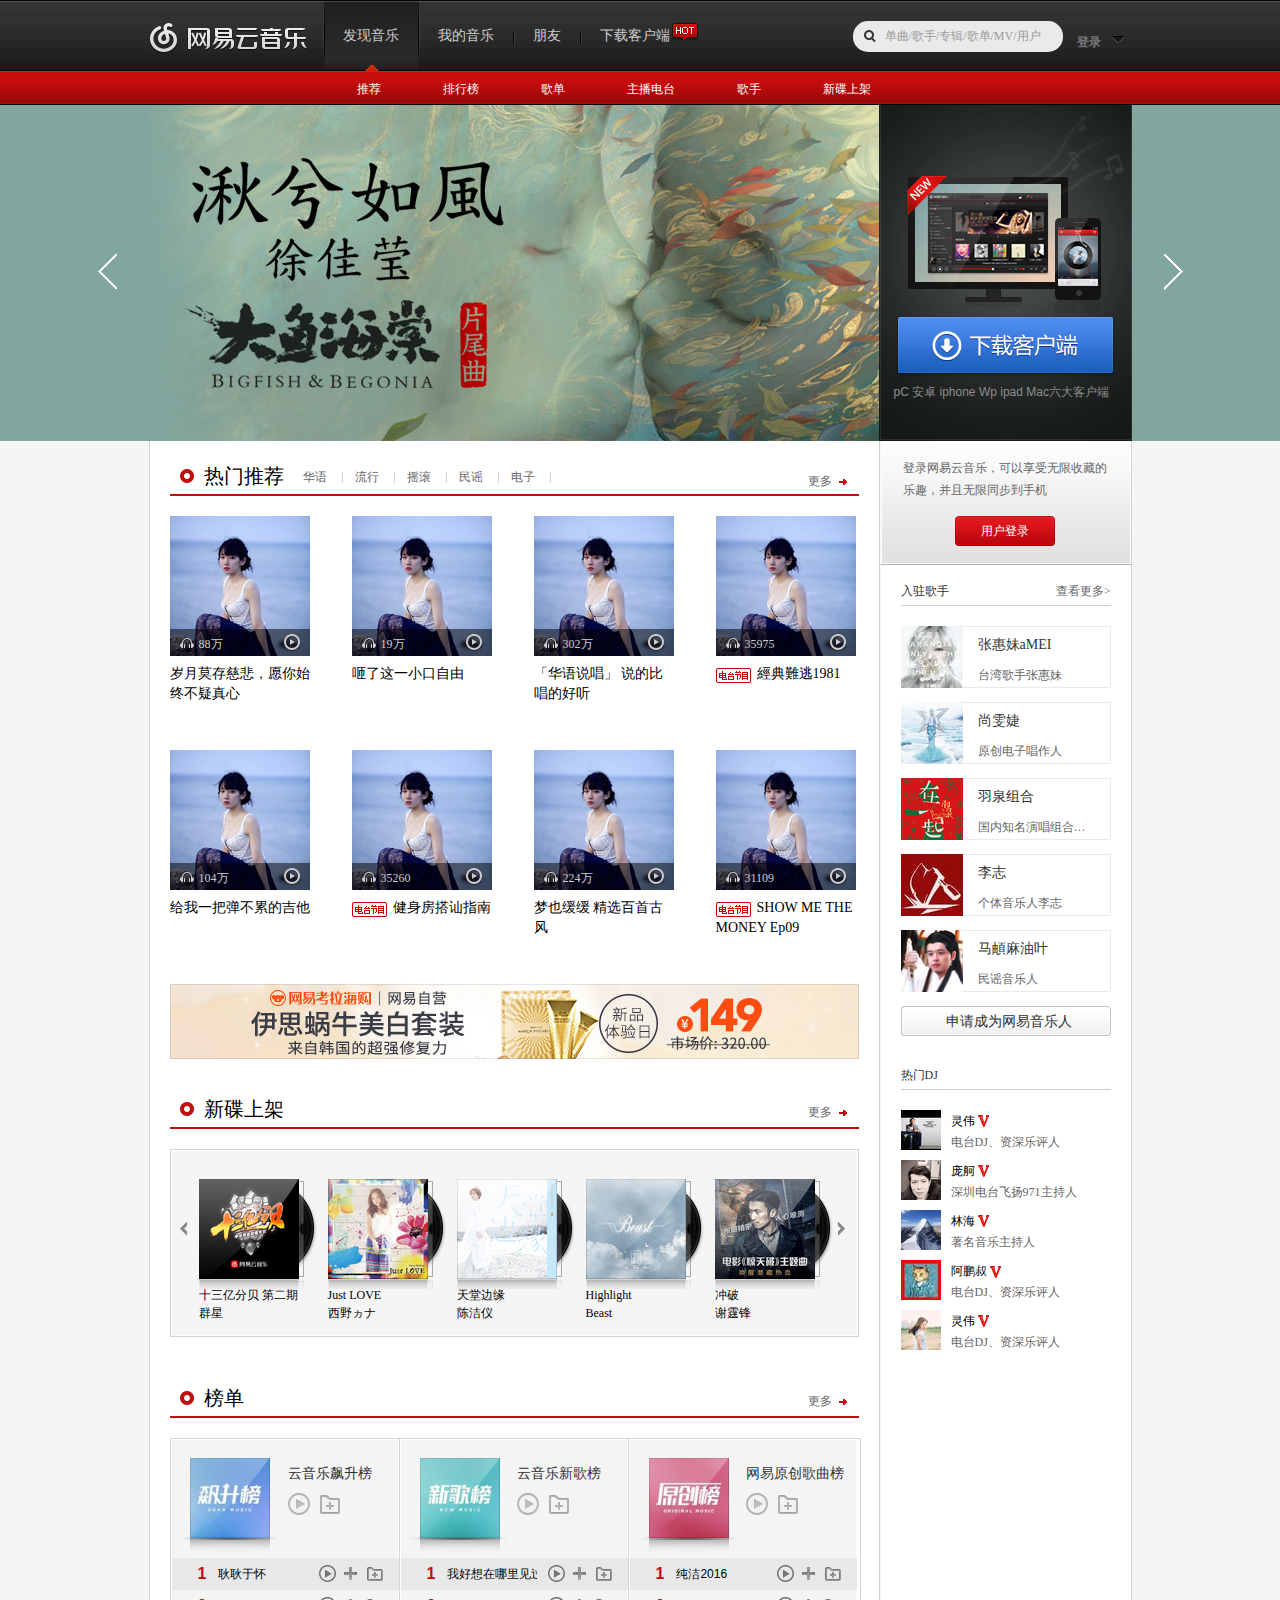
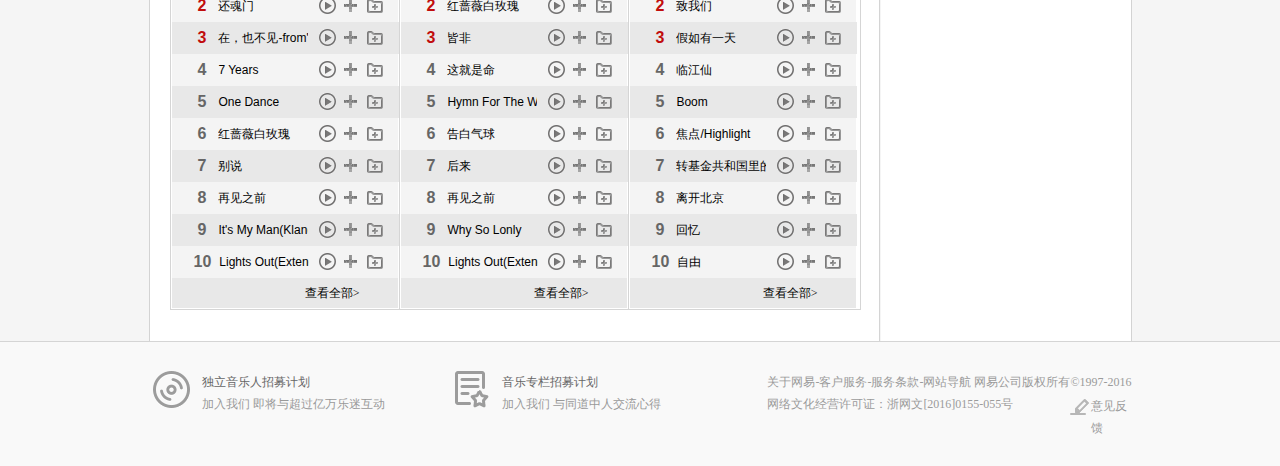
<file: wangyiyun/index.html>
<!DOCTYPE html>
<html>
	<head>
		<meta charset="UTF-8">
		<title></title>
		<script src="js/html5shiv.min.js"></script>
		<link href="css/wangyiyunyinyue.css" rel="stylesheet" />
	</head>
	<body>
		<div id="header">
			<div class="wrap clearfix">
				<h1 id="logo">
					<img src="img/logo.png" /> 
				</h1>
				<div class="nav">
					<a href="#" class="active"><span class="span1"><span class="span2">发现音乐<span class="red-arrows"></span></span></span></a>
					<a href="#"><span class="span1"><span class="span2">我的音乐</span></span></a>
					<a href="#"><span class="span1"><span class="span2">朋友</span></span></a>
					<a href="#" class="navbg"><span class="span1"><span class="span2" id="span3">下载客户端<span class="navbg1"></span></span></span></a>
				</div>
				<form>
					<input type="text" value="单曲/歌手/专辑/歌单/MV/用户" class="search"/>
				</form>
				<div class="choice">
					<span>登录</span>
				</div>
			</div>
		</div>
		<div id="itr">
			<div class="wrap">
				<div class="classify clearfix">
					<a href="#">推荐</a>
					<a href="#">排行榜</a>
					<a href="#">歌单</a>
					<a href="#">主播电台</a>
					<a href="#">歌手</a>
					<a href="#">新碟上架</a>
				</div>
			</div>
		</div>
		<div id="pic">
			<div class="wrap clearfix">
				<div><a href="#" class="left-arrows"></a></div>
				<div class="img">
					<img src="img/banner.jpg" />
				</div>
				<div class="img1">
					<img src="img/picbg1.png" />
					<div class="pic1"/>
						<a href="#" class="pic2"></a>
						<p>pC 安卓 iphone Wp ipad Mac六大客户端 </p>
				    </div>
				</div>
				<div><a href="#" class="right-arrows"></a></div>
			</div>
		</div>  
		<artical id="box">
			<div class="wrap clearfix">
				<div class="left">
					<div class="part1">
						<div class="header1">
							<h2><span class="circle"></span>热门推荐</h2>
							<div class="kind">
								<a href="#">华语</a>
								<a href="#">流行</a>
								<a href="#">摇滚</a>
								<a href="#">民谣</a>
								<a href="#">电子</a>
							</div>
							<p><a href="#">更多</a><span class="arrows"></span></p>
						</div>
						<ul class="cont clearfix">
							<li>
								<div class="music">
									<img src="img/img.jpg" />
									<span class="dash"></span>
									<span class="addition1"></span>
									<span class="addition2">88万</span>
									<a href="#" class="addition3"></a>
								</div>
								<p><a href="#">岁月莫存慈悲，愿你始终不疑真心</a></p>
							</li>
							<li>
								<div class="music">
									<img src="img/img.jpg" />
									<span class="dash"></span>
									<span class="addition1"></span>
									<span class="addition2">19万</span>
									<a href="#" class="addition3"></a>
								</div>
								<p><a href="#">咂了这一小口自由</a></p>
							</li>
							<li>
								<div class="music">
									<img src="img/img.jpg" />
									<span class="dash"></span>
									<span class="addition1"></span>
									<span class="addition2">302万</span>
									<a href="#" class="addition3"></a>
								</div>
								<p><a href="#">「华语说唱」 说的比唱的好听</a></p>
							</li>
							<li>
								<div class="music">
									<img src="img/img.jpg" />
									<span class="dash"></span>
									<span class="addition1"></span>
									<span class="addition2">35975</span>
									<a href="#" class="addition3"></a>
								</div>
								<p class="p1"><a href="#">經典難逃1981</a></p>
							</li>
							<li>
								<div class="music">
									<img src="img/img.jpg" />
									<span class="dash"></span>
									<span class="addition1"></span>
									<span class="addition2">104万</span>
									<a href="#" class="addition3"></a>
								</div>
								<p><a href="#">给我一把弹不累的吉他</a></p>
							</li>
							<li>
								<div class="music">
									<img src="img/img.jpg" />
									<span class="dash"></span>
									<span class="addition1"></span>
									<span class="addition2">35260</span>
									<a href="#" class="addition3"></a>
								</div>
								<p class="p1"><a href="#">健身房搭讪指南</a></p>
							</li>
							<li>
								<div class="music">
									<img src="img/img.jpg" />
									<span class="dash"></span>
									<span class="addition1"></span>
									<span class="addition2">224万</span>
									<a href="#" class="addition3"></a>
								</div>
								<p><a href="#">梦也缓缓 精选百首古风</a></p>
							</li>
							<li>
								<div class="music">
									<img src="img/img.jpg" />
									<span class="dash"></span>
									<span class="addition1"></span>
									<span class="addition2">31109</span>
									<a href="#" class="addition3"></a>
								</div>
								<p class="p1"><a href="#">SHOW ME THE MONEY Ep09</a></p>
							</li>
						</ul>
						<div class="footer">
							<a href="#">
								<img src="img/footerbg.png" />
							</a>
						</div>
					</div>
					<div class="part2">
						<div class="header1 header2">
							<h2><span class="circle"></span>新碟上架</h2>
							<p><a href="#">更多</a><span class="arrows"></span></p>
						</div>
						<div class="body">	
							<a href="#" class="arrowsL"></a>
							<ul class="cont2 clearfix">
								<li>
									<img src="img/cont2-1.png" /> 
									<h3><a href="#">十三亿分贝 第二期</a></h3>
									<p><a href="#">群星</a></p>
								</li>
								<li>
									<img src="img/cont2-2.png" /> 
									<h3><a href="#">Just LOVE</a></h3>
									<p><a href="#">西野ヵナ</a></p>
								</li>
								<li>
									<img src="img/cont2-3.png" /> 
									<h3><a href="#">天堂边缘</a></h3>
									<p><a href="#">陈洁仪</a></p>
								</li>
								<li>
									<img src="img/cont2-4.png" /> 
									<h3><a href="#">Highlight</a></h3>
									<p><a href="#">Beast</a></p>
								</li>
								<li>
									<img src="img/cont2-5.png" /> 
									<h3><a href="#">冲破</a></h3>
									<p><a href="#">谢霆锋</a></p>									
								</li>
							</ul>	
							<a href="#" class="arrowsR"></a>
						</div>
					</div>
					<div class="part3">
						<div class="header1 header3">
							<h2><span class="circle"></span>榜单</h2>
							<p><a href="#">更多</a><span class="arrows"></span></p>
						</div>
						<div class="list clearfix">
							<div class="lists">
								<div class="list1">
									<div class="listtop clearfix">
										<a href="#"><img src="img/list1.png" /></a>
										<h3>
											<a href="#">云音乐飙升榜</a>
											<a href="#" class="play1"></a>
											<a href="#" class="nub"></a>
										</h3>																
									</div>
									<ul class="songs clearfix">
										<li class="songsbg"><span class="nub1">1</span><a href="#">耿耿于怀<span class="songsbg1"><span class="songsbg2"><span class="songsbg3"></span></span></span></a></li>
										<li><span class="nub1">2</span><a href="#">还魂门<span class="songsbg1"><span class="songsbg2"><span class="songsbg3"></span></span></span></a></li>
										<li class="songsbg"><span class="nub1">3</span><a href="#">在，也不见-from"distance"/…<span class="songsbg1"><span class="songsbg2"><span class="songsbg3"></span></span></span></a></li>
										<li><span>4</span><a href="#">7 Years<span class="songsbg1"><span class="songsbg2"><span class="songsbg3"></span></span></span></a></li>
										<li class="songsbg"><span>5</span><a href="#">One Dance<span class="songsbg1"><span class="songsbg2"><span class="songsbg3"></span></span></span></a></li>
										<li><span>6</span><a href="#">红蔷薇白玫瑰<span class="songsbg1"><span class="songsbg2"><span class="songsbg3"></span></span></span></a></li>
										<li class="songsbg"><span>7</span><a href="#">别说<span class="songsbg1"><span class="songsbg2"><span class="songsbg3"></span></span></span></a></li>
										<li><span>8</span><a href="#">再见之前<span class="songsbg1"><span class="songsbg2"><span class="songsbg3"></span></span></span></a></li>
										<li class="songsbg"><span>9</span><a href="#">It's My Man(Klangkuenstler…)<span class="songsbg1"><span class="songsbg2"><span class="songsbg3"></span></span></span></a></li>
										<li class="listlast"><span>10</span><a href="#">Lights Out(Extended Mix)<span class="songsbg1"><span class="songsbg2"><span class="songsbg3"></span></span></span></a></li>
									</ul>
									<p><a href="#">查看全部&gt;</a></p>								
								</div>
							</div>
							<div class="lists">
								<div class="list2">
									<div class="listtop clearfix">
										<a href="#"><img src="img/list2.png" /></a>
										<h3>
											<a href="#">云音乐新歌榜</a>
											<a href="#" class="play1"></a>
											<a href="#" class="nub"></a>
										</h3>										
									</div>
									<ul class="songs">
										<li class="songsbg"><span class="nub1">1</span><a href="#">我好想在哪里见过你<span class="songsbg1"><span class="songsbg2"><span class="songsbg3"></span></span></span></a></li>
										<li><span class="nub1">2</span><a href="#">红蔷薇白玫瑰<span class="songsbg1"><span class="songsbg2"><span class="songsbg3"></span></span></span></a></li>
										<li class="songsbg"><span class="nub1">3</span><a href="#">皆非<span class="songsbg1"><span class="songsbg2"><span class="songsbg3"></span></span></span></a></li>
										<li><span>4</span><a href="#">这就是命<span class="songsbg1"><span class="songsbg2"><span class="songsbg3"></span></span></span></a></li>
										<li class="songsbg"><span>5</span><a href="#">Hymn For The Weekend [Re…<span class="songsbg1"><span class="songsbg2"><span class="songsbg3"></span></span></span></a></li>
										<li><span>6</span><a href="#">告白气球<span class="songsbg1"><span class="songsbg2"><span class="songsbg3"></span></span></span></a></li>
										<li class="songsbg"><span>7</span><a href="#">后来<span class="songsbg1"><span class="songsbg2"><span class="songsbg3"></span></span></span></a></li>
										<li><span>8</span><a href="#">再见之前<span class="songsbg1"><span class="songsbg2"><span class="songsbg3"></span></span></span></a></li>
										<li class="songsbg"><span>9</span><a href="#">Why So Lonly<span class="songsbg1"><span class="songsbg2"><span class="songsbg3"></span></span></span></a></li>
										<li class="listlast"><span>10</span><a href="#">Lights Out(Extended Mix)<span class="songsbg1"><span class="songsbg2"><span class="songsbg3"></span></span></span></a></li>
									</ul>
									<p><a href="#">查看全部&gt;</a></p>								
								</div>
							</div>
							<div class="lists list3R">
								<div class="list3">
									<div class="listtop clearfix">
										<a href="#"><img src="img/list3.png" /></a>
										<h3>
											<a href="#">网易原创歌曲榜</a>
											<a href="#"class="play1"></a>
											<a href="#" class="nub"></a>
										</h3>										
									</div>
									<ul class="songs">
										<li class="songsbg"><span class="nub1">1</span><a href="#">纯洁2016<span class="songsbg1"><span class="songsbg2"><span class="songsbg3"></span></span></span></a></li>
										<li><span class="nub1">2</span><a href="#">致我们<span class="songsbg1"><span class="songsbg2"><span class="songsbg3"></span></span></span></a></li>
										<li class="songsbg"><span class="nub1">3</span><a href="#">假如有一天<span class="songsbg1"><span class="songsbg2"><span class="songsbg3"></span></span></span></a></li>
										<li><span>4</span><a href="#">临江仙<span class="songsbg1"><span class="songsbg2"><span class="songsbg3"></span></span></span></a></li>
										<li class="songsbg"><span>5</span><a href="#">Boom<span class="songsbg1"><span class="songsbg2"><span class="songsbg3"></span></span></span></a></li>
										<li><span>6</span><a href="#">焦点/Highlight<span class="songsbg1"><span class="songsbg2"><span class="songsbg3"></span></span></span></a></li>
										<li class="songsbg"><span>7</span><a href="#">转基金共和国里的辩证唯心主…<span class="songsbg1"><span class="songsbg2"><span class="songsbg3"></span></span></span></a></li>
										<li><span>8</span><a href="#">离开北京<span class="songsbg1"><span class="songsbg2"><span class="songsbg3"></span></span></span></a></li>
										<li class="songsbg"><span>9</span><a href="#">回忆<span class="songsbg1"><span class="songsbg2"><span class="songsbg3"></span></span></span></a></li>
										<li class="listlast"><span>10</span><a href="#">自由<span class="songsbg1"><span class="songsbg2"><span class="songsbg3"></span></span></span></a></li>
									</ul>
									<p><a href="#">查看全部&gt;</a></p>								
								</div>		
							</div>
						</div>
					</div>
				</div>
				<div id="right">
					<div class="login">						
						<span class="span1">登录网易云音乐，可以享受无限收藏的乐趣，并且无限同步到手机</span>
						<a href="#" class="down">
							<span class="use">用户登录</span>
							<!--<img src="img/redbg.png" />-->
						</a>
					</div>
					<div class="singer">
						<div class="title clearfix">
							<h3>入驻歌手</h3>
							<p><a href="#">查看更多&gt;</a></p>
						</div>
						<ul calss="enter">
							<li class="first">
								<a href="#" class="enterbg">
									<img src="img/R1.png"/>
									<div class="enterR">
										<h4>张惠妹aMEI</h4>
										<p>台湾歌手张惠妹</p>
									</div>
								</a>
							</li>
							<li>
								<a href="#" class="enterbg">
									<img src="img/R2.png"/>
									<div class="enterR">
										<h4>尚雯婕</h4>
										<p>原创电子唱作人</p>
									</div>
								</a>
							</li>
							<li>
								<a href="#" class="enterbg">
									<img src="img/R3.png"/>
									<div class="enterR">
										<h4>羽泉组合</h4>
										<p>国内知名演唱组合…</p>
									</div>
								</a>
							</li>
							<li>
								<a href="#" class="enterbg">
									<img src="img/R4.png"/>
									<div class="enterR">
										<h4>李志</h4>
										<p>个体音乐人李志</p>
									</div>
								</a>
							</li>
							<li>
								<a href="#" class="enterbg">
									<img src="img/R5.png"/>
									<div class="enterR">
										<h4>马頔麻油叶</h4>
										<p>民谣音乐人</p>
									</div>
								</a>
							</li>
						</ul>
						<div  class="slast">
							<a href="#">申请成为网易音乐人</a>
						</div>
					</div>
					<div class="hot">
						<div class="title clearfix">
							<h3>热门DJ</h3>
						</div>
						<ul class="popular">
							<li class="hotfir clearfix">
								<a href="#">
									<img src="img/hot1.png" />
									<div class="hotR">
										<p><a href="#">灵伟</a></p>
										<span>电台DJ、资深乐评人</span>
									</div>
								</a>
							</li>
							<li>
								<a href="#">
									<img src="img/hot2.png" />
									<div class="hotR">
										<p><a href="#">庞舸</a></p>
										<span>深圳电台飞扬971主持人</span>
									</div>
								</a>
							</li>
							<li>
								<a href="#">
									<img src="img/hot3.png" />
									<div class="hotR">
										<p><a href="#">林海</a></p>
										<span>著名音乐主持人</span>
									</div>
								</a>
							</li>
							<li>
								<a href="#">
									<img src="img/hot4.png" />
									<div class="hotR">
										<p class="hot6"><a href="#">阿鹏叔</a></p>
										<span>电台DJ、资深乐评人</span>
									</div>
								</a>
							</li>
							<li>
								<a href="#">
									<img src="img/hot5.png" />
									<div class="hotR">
										<p><a href="#">灵伟</a></p>
										<span>电台DJ、资深乐评人</span>
									</div>
								</a>
							</li>
						</ul>
					</div>
				</div>
			</div>
		</artical> 
		<footer id="footer">
			<div class="wrap clearfix">
				<div class="footerL">
					<a href="#">
						<h4>独立音乐人招募计划</h4>
						<p>加入我们 即将与超过亿万乐迷互动</p>
					</a>
				</div>
				<div class="footerM">
					<a href="#">
						<h4>音乐专栏招募计划</h4>
						<p>加入我们 与同道中人交流心得</p>
					</a>
				</div>
				<div class="footerR">
						<p><a href="#">关于网易</a>-<a href="#">客户服务</a>-<a href="#">服务条款</a>-<a href="#">网站导航</a> 网易公司版权所有©1997-2016</p>
						<p>网络文化经营许可证：浙网文[2016]0155-055号</p>
						<span><a href="#">意见反馈</a></span>
				</div>
			</div>
		</footer>
	</body>
</html>
</file>
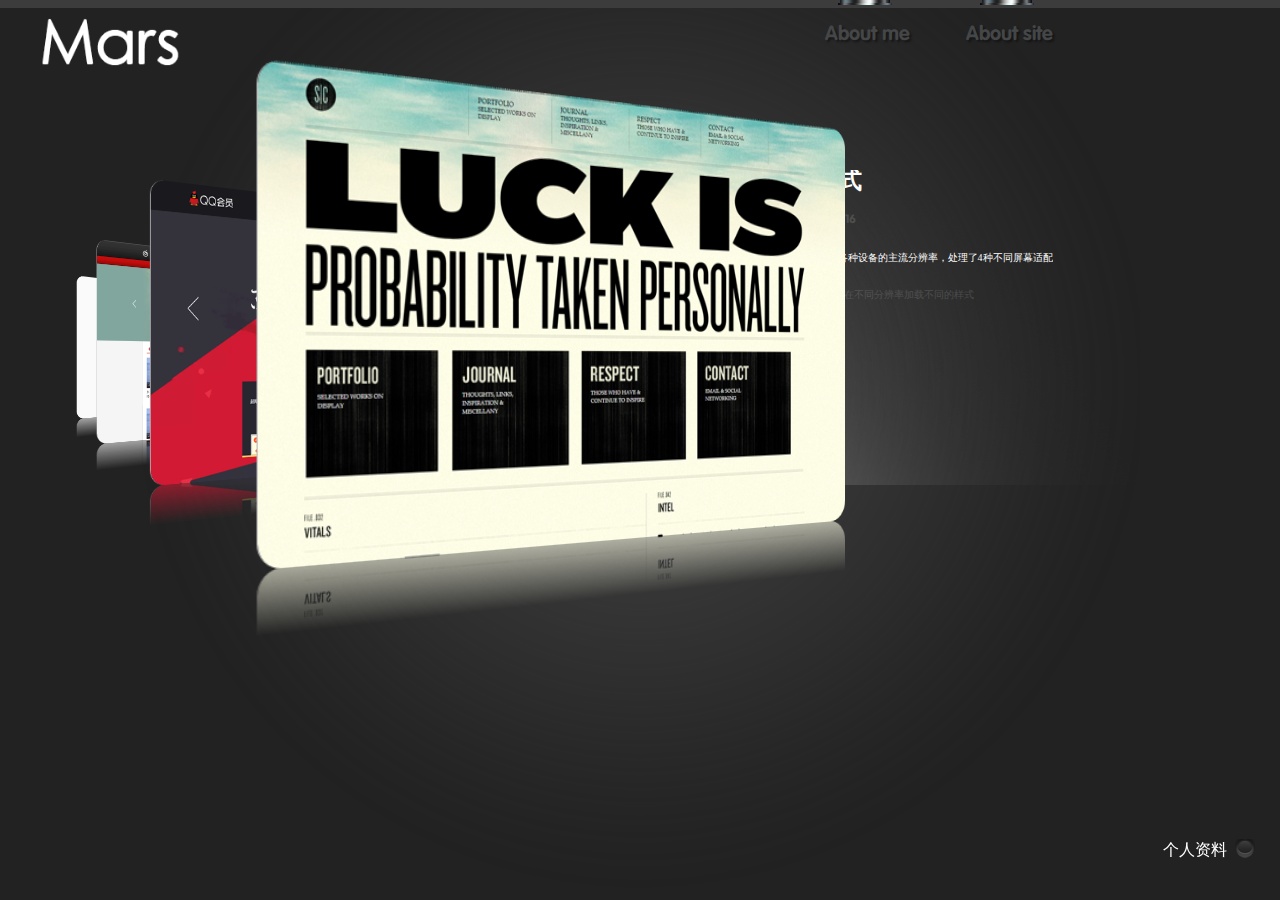
<file: Mars.html>
<!DOCTYPE html>
<html lang="ch">
<head>
	<meta charset="UTF-8">
	<title>Mars</title>
	<base target="_blank" />
	<link rel="stylesheet" href="css/css.css">
	<script src="js/move.js"></script>
	<script src="js/js.js"></script>

</head>
<body>
	<header>
		<div class="logo">
			<a href="javascript:;"><!-- <img id="logoimg" src="img/logobg.png" alt=""> --></a>
		</div>
		<div class="logopic"><img src="img/logo.png" alt=""></div>
		<nav>
			<div class="navdiv"><a href="javascript:;">About me</a></div>
			<div class="navdiv"><a href="javascript:;">About site</a></div>
			<!-- <input type="button" value="自评">
			<input type="button" value="简介"> -->
		</nav>
	</header>
	<div class="left">
		<p>作品展示</p>
	</div>
	<div class="content">
		<div class="outer" imgstyle="z-index:10;">
			<div class="inner">
				<img src="" alt="">
			</div>
		</div>
		<div class="outer" style="z-index:9;">
			<div class="inner">
				<img src="" alt="">
			</div>
		</div>
		<div class="outer" style="z-index:8;">
			<div class="inner">
				<img src="" alt="">
			</div>
		</div>
		<div class="outer" style="z-index:7;">
			<div class="inner">
				<img src="" alt="">
			</div>
		</div>
	</div>
	<div class="right">
		<div class="contro">
			<h1>响应式</h1>
			<p>August 2016</p>
			<h3>1,根据当前各种设备的主流分辨率，处理了4种不同屏幕适配</h3>
			<h3>2,利用media 在不同分辨率加载不同的样式</h3>
			<h3>3,合理的规划布局严格按照从左到右，从上到下，从外向里的页面布局架构，使页面布局更加具有扩展性 </h3>
			<a href="sponsive/index.html" class="cir"></a>
		</div>
		<div class="contro">
			<h1>qq会员整站</h1>
			<p>july 2016</p>
			<h3>1,兼容到IE8</h3>
			<h3>2,使用了精灵图优化了http请求次数</h3>
			<h3>3,页面中也运用了很多html5和CSS3 的样式，使得页面的展示变得更加的生动，伪类和动画的应用，使得画面变得更加的生动形
象，更加的柔和，让用户在访问的时候感到轻松舒适。</h3>
			<a href="qq.vip/index.html" class="cir"></a>

		</div>
		<div class="contro">
			<h1>网易云</h1>
			<p>June 2016</p>
			<h3>1,兼容到IE6</h3>
			<h3>2,使用了精灵图优化了http请求次数</h3>
			<h3>3, 合理使用样式命名，提取了公共样式，优化了代码的可读性，避免命名冲突，提高代码的维护性和可读性。</h3>
			<a href="wangyiyun/index.html" class="cir"></a>
		</div>
		
		<div class="contro" style="display:block">
			<h1>淘宝首页规划</h1>
			<p>August 2016</p>
			<h3>1,使用定位、浮动、背景图片处理完成页面布局</h3>
			<h3>2,使用了精灵图优化了http请求次数</h3>
			<h3>3,适用各种型号的手机</h3>
			<a href="taobao/index.html" class="cir"></a>
			
		</div>
	</div>

	<div class="out">
		<div id="shade"></div>
		<div class="popbg"></div>
		<div class="pop">
			<div class="poptitle">About me</div>
				这是自我介绍<input type="button" class="tohidden"><br><p>
				熟悉HTML+CSS布局，熟练制作兼容主流浏览器的页面、掌握页面各种常见的动画与交互效果。熟练使用源生JS，能够使用源生JS进行面向对象的组件开发。对DOM兼容性、BOM操作、cookie操作、Ajax前后台数据交互、JSONP的跨域请求方案等能够熟练运用。对HTML5、CSS3有一定的理解和使用经验。<br/>&nbsp;&nbsp;&nbsp;&nbsp;做事认真、耐心，细致，具有良好的团队合作精神。能在压力下较好完成任务。兴趣广泛，有极强的学习能力和理解能力，善于接受新鲜事物。实用主义者，喜欢做的事有很大意义；完美主义者，希望可以把东西做的更好更优而不仅仅只是达到目的；有求知欲，比起知其然，更希望知其所以然。对前端及IT行业有极高的兴趣和关注，并在不断学习。</p>
		</div>
		<div class="pop">
			<div class="poptitle">About site</div>
				这是简介<input type="button" class="tohidden">
				<p>本站制作使用了较多CSS3效果，由于某些内容只有WebKit内核支持，只做了chorme浏览器的兼容处理。导航处使用了font-face进行了字体处理，平常状态使用了字体阴影效果，移入后背景用transition改变，去掉阴影，使用background:-webkit-gradient、-webkit-text-fill-color和-webkit-background-clip的结合实现字体渐变；所有的展示DIV运用了2D旋转和3D旋转，在点击上处理了井深，Z层高度的问题；所有的DIV定位使用了CSS3的平移和缩放；点击从侧向变为正向使用了transition进行变换；点击更换层级使用了自己写的CSS3处理函数，完成对style函数返回值矩阵的操作；右侧文字标题使用函数将文字全部转为span包裹，进行运动处理，中间时间进行了透明度渐入效果处理，下部文字描述对每行的h3进行渐入运动处理；最下面的链接与层级运动一样，使用了CSS3处理函数来改变缩放。hover状态做了一个CSS3动画。</p>
		</div>
	</div>
	<div class="menu">
		<div id="phone">
			<div class="list" id="list6"><p class="word">Mail:llxin1992@126.com</p></div>
			
			<div class="list" id="list4"><p class="word">Tel:18730269820</p></div>
			<div class="list" id="list3"><p class="word">Auther:刘丽新</p></div>
			
			<div class="list" id="last"></div><p class="me">个人资料</p>
		</div>
	</div>
	

</body>
</html>
</file>
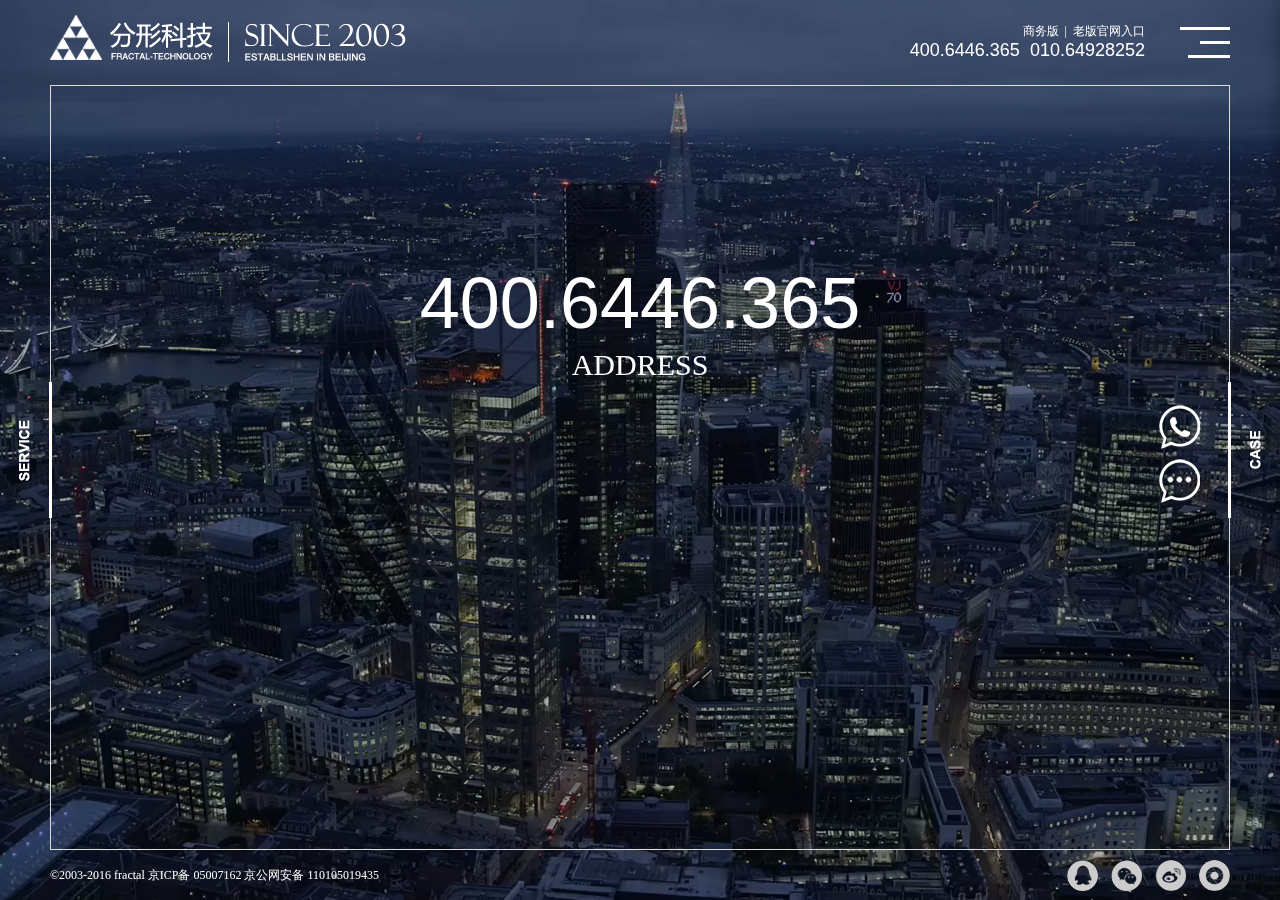
<file: fenxingkeji/about.html>
<!doctype html>
<html>
<head>
<meta charset="utf-8">
<meta name="viewport" content="width=device-width,initial-scale=1.0,minimum-scale=1.0,maximum-scale=1.0,user-scalable=yes" />
<title></title>
<link href="css/whole.css" rel="stylesheet" type="text/css" />
<link href="css/responsive.css" rel="stylesheet" type="text/css" />
<script src="js/jquery-1.11.0.min.js"></script>
<script src="js/jquery.easing.1.3.js"></script>
<script src="js/jquery.transit.min.js"></script>
<script src="js/word.js"></script>
<script src="js/whole.js"></script>
<script src="js/vivus.min.js"></script>

</head>
<body>
    <div class="header">
  <a href="index.html" class="logo"></a>
  <div class="r">
    <div class="t">
      <div class="link"><a href="JavaScript:;">商务版</a>&nbsp;&nbsp;|&nbsp;&nbsp;<a href="JavaScript:;">老版官网入口</a></div>
      <div class="tel">400.6446.365&nbsp;&nbsp;010.64928252</div>
    </div>
    <div class="menu"><i></i><i></i><i></i></div>    
  </div>
</div>
<div class="nav_main">
  <div class="inner">
    <div class="d">
      <a href="service.html">
        <h3>面面俱到</h3>
        <p>我们为您提供企业品牌在互联网<br>最全面专业的服务</p>
      </a>
    </div>
    <div class="d">
      <a href="case.html">
        <h3>别具匠心</h3>
        <p>闻道有先后，术业有专攻<br>超越自我，用更加精湛的技艺诠释您的需求</p>
      </a>
    </div>
    <div class="d">
      <a href="about.html">
        <h3>持之以恒</h3>
        <p>从开始的那刻起<br>我们就不断的攀升，坚持我们的信念</p>
      </a>
    </div>
  </div>
</div>
<div class="serv">
	<a href="JavaScript:;" class="a1"></a>
	<a href="JavaScript:;" class="a2"><i></i><i></i><i></i></a>
</div>
<div class="banner">
  <div class="frame">
    <video class="vbg" id="vbg1" preload="metadata" loop width="100%" height="100%" poster1="image/video1.jpg" webkit-playsinline>
      <source src="media/bg_n.mp4" type="video/mp4"></source>
      <source src="media/bg_n.webm" type="video/webm"></source>
    </video>
    <video class="vbg" id="vbg2" preload="metadata" loop width="100%" height="100%" poster1="image/video2.jpg" webkit-playsinline>
      <source src="media/bg_n.mp4" type="video/mp4"></source>
      <source src="media/bg_n.webm" type="video/webm"></source>
    </video>
    <div class="vbgm" style="background:url(image/video1.jpg) center center no-repeat;background-size:cover;"></div>
    <div class="vbgm" style="background:url(image/video2.jpg) center center no-repeat;background-size:cover;"></div>
  </div>
</div>
<div class="aboutshadow"></div>
<div class="body">
  <a href="service.html" class="a_l"></a>
  <a href="case.html" class="a_r"></a>  
  <div class="main">
  	<span class="bdr b1"></span>
  	<span class="bdr b2"></span>
  	<span class="bdr b3"></span>
  	<span class="bdr b4"></span>
    <div class="about">
      <div class="content">
        <h1>400.6446.365</h1>
        <h2>Address</h2>
        <h3>北京市朝阳区惠新东街6号北京乡镇企业大厦9层</h3>
 		<h4>010-64928252&nbsp;&nbsp;64929732&nbsp;&nbsp;64927152&nbsp;&nbsp;64913842&nbsp;&nbsp;64913142</h4>
        <div class="txt">
          <p>北京分形科技有限公司成立于2003年</p>
          <p>是中国著名的网络品牌策划、网络品牌形象设计公司</p>
          <p>&nbsp;</p>
          <p>我们的经营理念：责任、热情、品质、包容</p>
          <p>主要业务范围包括：网络营销推广，年度运营服务，电商平台搭建，网站定制建设，移动端与应用，营销型互动游戏，虚拟现实</p>
          <p>北京分形科技有限公司在哈尔滨、湖北武汉和日本东京设立有分公司，目标是将分形科技</p>
          <p>打造成网络品牌策划、网络品牌形象设计行业的国际顶级企业</p>
        </div>
        <div class="btn">
          <svg id="svg1" version="1.1" width="210" height="38" x="0px" Y="0px">
            <path d="M150 36 L0 36 L0 0 L50 0" />
            <path d="M60 0 L210 0 L210 36 L160 36" />
          </svg>
          <a href="JavaScript:;">您是否需要专业的互联网顾问</a>
        </div>
      </div>    
    </div>
  </div>
</div>
<div class="footer">
  <div class="left">
    <div class="d">
      <p>中国 · 北京<br>北京市朝阳区惠新东街6号<br>乡镇企业大厦9层<br>100022</p>
    </div>
    <div class="d">
      <p>©2003-2016 fractal-technology.com<br>All Rights Reserved.<br>京ICP备 05007162<br>京公网安备 110105019435</p>
    </div>
    <div class="d">
      <p>Tel：400-6446-365 010-64928252 64929732 64927152<br>Do You Best,Mutually Promote Symbiosis<br>Service@fractal-technology.com</p>
    </div>
  </div>
  <div class="left2">
    <div class="d">
      <p>北京市朝阳区惠新东街6号乡镇企业大厦9层 100022</p>
    </div>
    <div class="d">
      <p>©2003-2016 fractal 京ICP备 05007162 京公网安备 110105019435</p>
    </div>
    <div class="d">
      <p>Tel：400-6446-365 010-64928252 64929732</p>
    </div>
  </div>
  <div class="m">
    <p>&copy;2003-2016 fractal-technology.com<br>京ICP备 05007162 京公网安备 110105019435</p>
  </div>
  <div class="right">
    <div class="share">
    	<a href="#" class="a1"><i></i></a>
    	<a href="#" class="a2"><i></i></a>
    	<a href="#" class="a3"><i></i></a>
    	<a href="#" class="a4"><i></i></a>
    </div>
  </div>
</div>

<script>
// 限制框口大小
if($(window).width()/$(window).height()>1920/1080){
	$(".vbg").height($(window).width()/1920*1080);
}
else{
	$(".vbg").width($(window).height()/1080*1920);
}
var sto1 = 0;
//重置框口大小
$(window).resize(function(){
	clearTimeout(sto1);
	sto1=setTimeout(function(){
		if($(window).width()/$(window).height()>1920/1080){
			$(".vbg").height($(window).width()/1920*1080);
			$(".vbg").width($(window).width());
		}
		else{
			$(".vbg").width($(window).height()/1080*1920);
			$(".vbg").height($(window).height());
		}
	},100);
});
var vd1 = document.getElementById('vbg1');
var vd2 = document.getElementById('vbg2');

// 切换背景视频
function chooesvideo(){
	var d=new Date();
	if(d.getHours()>7 && d.getHours()<19 ){
		vd1.addEventListener("loadedmetadata",function(){
			vd1.play();
		});		
		$("#vbg1").show();
		$("#vbg2").remove();
		$(".vbgm:first").show();
		$(".vbgm:last").remove();
	}
	else{
		vd2.addEventListener("loadedmetadata",function(){ // 用来判断视频数据是否加载完成
			vd2.play();
		});
		$("#vbg1").remove();
		$("#vbg2").show();
		$(".vbgm:first").remove();
		$(".vbgm:last").show();
	}
}
chooesvideo();
if($(window).width()<1000){
	$(".vbg").remove();
}
else{
	$(".vbgm").remove();
}

// 当加载完成后 ， 初始化标题与文字
$(function(){
	winload();
	
	settit(".about h1");
	settit(".about h2");
	settit(".about h3");
	settit(".about h4");
	$(".about p").each(function(index, element) {
	   settxt($(this));
	});
	
	showtt(".about h1",0);
	showtt(".about h2",500);
	showtt(".about h3",1000);
	showtt(".about h4",1000);
	showtt(".about .showtxt",2500);
	
	setTimeout(function(){
		$(".about").find(".btn").animate({opacity:1},500);
		svg1 = new Vivus('svg1',{type:'async',duration:40});
	},4000);
});

</script>
</body>
</html>
</file>
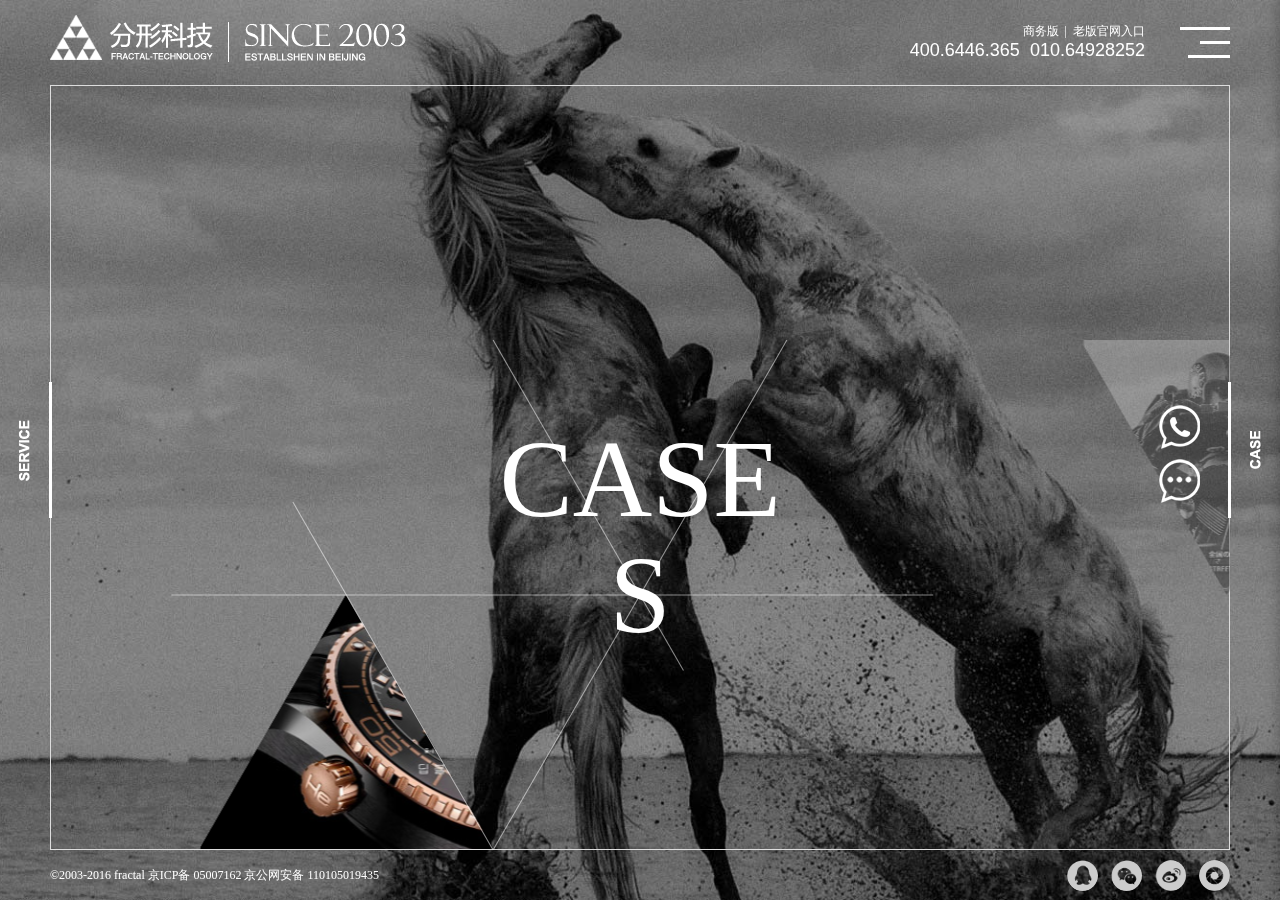
<file: fenxingkeji/case.html>
<!doctype html>
<html>
<head>
<meta charset="utf-8">
<meta name="viewport" content="width=device-width,initial-scale=1.0,minimum-scale=1.0,maximum-scale=1.0,user-scalable=yes" />
<title></title>
<link href="css/whole.css" rel="stylesheet" type="text/css" />
<link href="css/responsive.css" rel="stylesheet" type="text/css" />
<script src="js/jquery-1.11.0.min.js"></script>
<script src="js/jquery.easing.1.3.js"></script>
<script src="js/jquery.transit.min.js"></script>
<script src="js/jquery.mousewheel.js"></script>
<script src="js/jquery.nicescroll.min.js"></script>
<script src="js/word.js"></script>
<script src="js/whole.js"></script>
<script src="js/vivus.min.js"></script>
</head>
<body>
 <div class="header">
  <a href="index.html" class="logo"></a>
  <div class="r">
    <div class="t">
      <div class="link"><a href="javaScript:;">商务版</a>&nbsp;&nbsp;|&nbsp;&nbsp;<a href="javaScript:;">老版官网入口</a></div>
      <div class="tel">400.6446.365&nbsp;&nbsp;010.64928252</div>
    </div>
    <div class="menu"><i></i><i></i><i></i></div>    
  </div>
</div>
<div class="nav_main">
  <div class="inner">
    <div class="d">
      <a href="service.html">
        <h3>面面俱到</h3>
        <p>我们为您提供企业品牌在互联网<br>最全面专业的服务</p>
      </a>
    </div>
    <div class="d">
      <a href="fxal.html">
        <h3>别具匠心</h3>
        <p>闻道有先后，术业有专攻<br>超越自我，用更加精湛的技艺诠释您的需求</p>
      </a>
    </div>
    <div class="d">
      <a href="about.html">
        <h3>持之以恒</h3>
        <p>从开始的那刻起<br>我们就不断的攀升，坚持我们的信念</p>
      </a>
    </div>
  </div>
</div>
<div class="serv">
	<a href="javaScript:;" class="a1"></a>
	<a href="javaScript:;" class="a2"><i></i><i></i><i></i></a>
</div>
<div class="banner">
  <div class="frame">
    <div class="child" style="background-image:url(image/banner.jpg);"></div>
  </div>
</div>
<div class="caseshadow"></div>
<div class="body">
	<a href="service.html" class="a_l"></a>
	<a href="fxal.html" class="a_r"></a>  
  <div class="main">
  	<span class="bdr b1"></span>
  	<span class="bdr b2"></span>
  	<span class="bdr b3"></span>
  	<span class="bdr b4"></span>
    <div class="case">
      <div class="svg">
        <div class="polygon">
		  <svg class="p" xmlns="http://www.w3.org/2000/svg" version="1.1" width="265" height="230" viewBox="0 0 265 230" style="left:0;top:0;">
            <defs>
              <pattern id="bgimg1" patternUnits="userSpaceOnUse" width="100%" height="100%">
                <image xlink:href="image/pic1.jpg" x="0" y="0" width="100%" height="100%" />
              </pattern>
            </defs>
            <polygon class="pic" points="132,0 0,230 265,230" style="fill:url(#bgimg1);opacity:0.2;" />            
			<polygon class="pic2" points="132,0 0,230 265,230" style="fill:url(#bgimg1);opacity:0.2;" />
			<polygon class="bdr" points="132,0 0,230 265,230" />
          </svg>
          <svg class="p" xmlns="http://www.w3.org/2000/svg" version="1.1" width="265" height="230" viewBox="0 0 265 230" style="left:20%;top:33.33%">
            <defs>
              <pattern id="bgimg2" patternUnits="userSpaceOnUse" width="100%" height="100%">
                <image xlink:href="image/pic2.jpg" x="0" y="0" width="100%" height="100%" />
              </pattern>
            </defs>
            <polygon class="pic" points="0,0 265,0 132,230" style="fill:url(#bgimg2);opacity:0.2;" />            
			<polygon class="pic2" points="0,0 265,0 132,230" style="fill:url(#bgimg2);opacity:0.2;" />
			<polygon class="bdr" points="0,0 265,0 132,230" />
          </svg>
          <svg class="p" xmlns="http://www.w3.org/2000/svg" version="1.1" width="265" height="230" viewBox="0 0 265 230" style="left:20%;top:66.66%">
            <defs>
              <pattern id="bgimg3" patternUnits="userSpaceOnUse" width="100%" height="100%">
                <image xlink:href="image/pic3.jpg" x="0" y="0" width="100%" height="100%" />
              </pattern>
            </defs>
            <polygon class="pic" points="132,0 0,229 265,229" style="fill:url(#bgimg3);" />            
			<polygon class="pic2" points="132,0 0,229 265,229" style="fill:url(#bgimg3);" />
			<polygon class="bdr" points="132,0 0,230 265,230" />
          </svg>
          <svg class="p" xmlns="http://www.w3.org/2000/svg" version="1.1" width="265" height="230" viewBox="0 0 265 230" style="left:30%;top:33.33%">
            <defs>
              <pattern id="bgimg4" patternUnits="userSpaceOnUse" width="100%" height="100%">
                <image xlink:href="image/pic4.jpg" x="0" y="0" width="100%" height="100%" />
              </pattern>
            </defs>
            <polygon class="pic" points="132,0 0,230 265,230" style="fill:url(#bgimg4);" />            
			<polygon class="pic2" points="132,0 0,230 265,230" style="fill:url(#bgimg4);" />
			<polygon class="bdr" points="132,0 0,230 265,230" />
          </svg>
          <svg class="p" xmlns="http://www.w3.org/2000/svg" version="1.1" width="265" height="230" viewBox="0 0 265 230" style="left:40%;top:0%">
            <defs>
              <pattern id="bgimg5" patternUnits="userSpaceOnUse" width="100%" height="100%">
                <image xlink:href="image/pic5.jpg" x="0" y="0" width="100%" height="100%" />
              </pattern>
            </defs>
            <polygon class="pic" points="132,0 0,230 265,230" style="fill:url(#bgimg5);" />            
			<polygon class="pic2" points="132,0 0,229 265,229" style="fill:url(#bgimg5);" />
			<polygon class="bdr" points="132,0 0,230 265,230" />
          </svg>
          <svg class="p" xmlns="http://www.w3.org/2000/svg" version="1.1" width="265" height="230" viewBox="0 0 265 230" style="left:40%;top:66.66%">
            <defs>
              <pattern id="bgimg6" patternUnits="userSpaceOnUse" width="100%" height="100%">
                <image xlink:href="image/pic6.jpg" x="0" y="0" width="100%" height="100%" />
              </pattern>
            </defs>
            <polygon class="pic" points="132,0 0,229 265,229" style="fill:url(#bgimg6);" />            
			<polygon class="pic2" points="132,0 0,229 265,229" style="fill:url(#bgimg6);" />
			<polygon class="bdr" points="132,0 0,230 265,230" />
          </svg>
          <svg class="p" xmlns="http://www.w3.org/2000/svg" version="1.1" width="265" height="230" viewBox="0 0 265 230" style="left:50%;top:33.33%">
            <defs>
              <pattern id="bgimg7" patternUnits="userSpaceOnUse" width="100%" height="100%">
                <image xlink:href="image/pic7.jpg" x="0" y="0" width="100%" height="100%" />
              </pattern>
            </defs>
            <polygon class="pic" points="132,0 0,230 265,230" style="fill:url(#bgimg7);" />            
			<polygon class="pic2" points="132,0 0,230 265,230" style="fill:url(#bgimg7);" />
			<polygon class="bdr" points="132,0 0,230 265,230" />
          </svg>
          <svg class="p" xmlns="http://www.w3.org/2000/svg" version="1.1" width="265" height="230" viewBox="0 0 265 230" style="left:60%;top:66.66%">
            <defs>
              <pattern id="bgimg8" patternUnits="userSpaceOnUse" width="100%" height="100%">
                <image xlink:href="image/pic8.jpg" x="0" y="0" width="100%" height="100%" />
              </pattern>
            </defs>
            <polygon class="pic" points="132,0 0,229 265,229" style="fill:url(#bgimg8);" />            
			<polygon class="pic2" points="132,0 0,229 265,229" style="fill:url(#bgimg8);" />
			<polygon class="bdr" points="132,0 0,230 265,230" />
          </svg>
          <svg class="p" xmlns="http://www.w3.org/2000/svg" version="1.1" width="265" height="230" viewBox="0 0 265 230" style="left:80%;top:33.33%">
            <defs>
              <pattern id="bgimg9" patternUnits="userSpaceOnUse" width="100%" height="100%">
                <image xlink:href="image/pic9.jpg" x="0" y="0" width="100%" height="100%" />
              </pattern>
            </defs>
            <polygon class="pic" points="0,0 265,0 132,230" style="fill:url(#bgimg9);opacity:0.2;" />            
			<polygon class="pic2" points="0,0 265,0 132,230" style="fill:url(#bgimg9);opacity:0.2;" />
			<polygon class="bdr" points="0,0 265,0 132,230" />
          </svg>
        </div>
        <svg id="line" xmlns="http://www.w3.org/2000/svg" version="1.1" width="100%" height="100%" viewBox="0 0 1325 690" style="position:absolute;left:0;top:0;background:rgba(255,255,255,0);">
		  <path d="M 795 230 L530 690 L133 0 L0 230 L1325 230 L1060 690"></path>
		  <path d="M927 460 L132 460 L264 690 L662 0 L1060 690"></path>
		  <path d="M530 230 L795 690 L1060 230 L1192 460"></path>
        </svg>
      </div>
      <div class="title">
        <h1>CASES</h1>
        <p>FRACTAL DESIGN WORKS</p>
      </div>      
      <div class="list"><div class="close"></div>
        <div class="inner">
		<div class="item">
			<img src="image/s57fde8df30823.jpg">
				<div class="mask">
					<span class="b"></span>
				    <h3>
				      <a href="javascript:;">
					    <strong>余额宝 宝粉网</strong>
					    <em>Click to view details</em>
				      </a>
				    </h3>
				</div>
			  </div>
			  <div class="item">
			  	<img src="image/s57fddbd5c87e1.jpg">
				<div class="mask">
					<span class="b"></span>
				    <h3>
				      <a href="javascript:;">
					    <strong>中国国旅</strong>
					    <em>Click to view details</em>
				      </a>
				    </h3>
				</div>
			  </div>
			  <div class="item">
			  	<img src="image/s57fddcd762b67.jpg">
				<div class="mask">
					<span class="b"></span>
				    <h3>
				      <a href="javascript:;">
					    <strong>中国移动</strong>
					    <em>Click to view details</em>
				      </a>
				    </h3>
				</div>
			  </div>
			  <div class="item">
			  	<img src="image/s57fdde6b49bc1.jpg">
				<div class="mask">
					<span class="b"></span>
				    <h3>
				  	  <a href="javascript:;">
					    <strong>百度</strong>
					    <em>Click to view details</em>
				      </a>
				  </h3>
				</div>
			  </div>
			  <div class="item">
			  	<img src="image/s57fdeb2228f4e.jpg">
				<div class="mask">
					<span class="b"></span>
				    <h3>
				      <a href="javascript:;">
					    <strong>故宫博物院</strong>
					    <em>Click to view details</em>
				      </a>
				    </h3>
				</div>
			  </div>
			  <div class="item">
			  	<img src="image/s57fdeba0dc416.jpg">
				<div class="mask">
					<span class="b"></span>
				    <h3>
				      <a href="javascript:;">
					    <strong>国家文化产业项目服务平台</strong>
					    <em>Click to view details</em>
				      </a>
				    </h3>
				</div>
			  </div>
			  <div class="item">
			  	<img src="image/s57fdec82c3153.jpg">
				<div class="mask">
					<span class="b"></span>
				    <h3>
				      <a href="javascript:;">
					    <strong>国家大剧院</strong>
					    <em>Click to view details</em>
				      </a>
				    </h3>
				</div>
			  </div>
			  <div class="item">
			  	<img src="image/s57fdee2109724.jpg">
				<div class="mask">
					<span class="b"></span>
				    <h3> 
				      <a href="javascript:;">
					    <strong>北京外国语大学</strong>
					    <em>Click to view details</em>
				      </a>
				    </h3>
				</div>
			  </div>
			  <div class="item">
			  	<img src="image/s5800a1299f9ab.jpg">
				<div class="mask">
					<span class="b"></span>
				    <h3>
				      <a href="javascript:;">
					    <strong>中信出版集团</strong>
					    <em>Click to view details</em>
				      </a>
				    </h3>
				</div>
			  </div>
			  <div class="item">
			  	<img src="image/s57fdf3bdf08ae.jpg">
				<div class="mask">
					<span class="b"></span>
				    <h3>
				      <a href="javascript:;">
					    <strong>伊顿国际教育集团</strong>
					    <em>Click to view details</em>
				      </a>
				    </h3>
				</div>
			  </div>
			  <div class="item">
			  	<img src="image/s57fe0bb9de472.jpg">
				<div class="mask">
					<span class="b"></span>
				    <h3>
				      <a href="javascript:;">
					    <strong>国家版权交易网</strong>
					    <em>Click to view details</em>
				      </a>
				    </h3>
				</div>
			  </div>
			  <div class="item">
			  	<img src="image/s57fe0d4cd1c4b.jpg">
				<div class="mask">
					<span class="b"></span>
				    <h3>
				      <a href="javascript:;">
					    <strong>中国人寿</strong>
					    <em>Click to view details</em>
				      </a>
				    </h3>
				</div>
			  </div>
			  <div class="item">
			  	<img src="image/s57fe0d9b29b44.jpg">
				<div class="mask">
					<span class="b"></span>
				    <h3>
				      <a href="javascript:;">
					    <strong>曲美家居</strong>
					    <em>Click to view details</em>
				      </a>
				    </h3>
				</div>
			  </div>
			  <div class="item">
			  	<img src="image/s57fe0fad99bd0.jpg">
				<div class="mask">
					<span class="b"></span>
				    <h3>
				      <a href="javascript:;">
					    <strong>美中宜和</strong>
					    <em>Click to view details</em>
				      </a>
				    </h3>
				</div>
			  </div>
			  <div class="item">
			  	<img src="image/s57fe106407366.jpg">
				<div class="mask">
					<span class="b"></span>
				    <h3>
				      <a href="javascript:;">
					    <strong>太古地产</strong>
					    <em>Click to view details</em>
				      </a>
				    </h3>
				</div>
			  </div>
			  <div class="item">
			  	<img src="image/s57fe1195ee4b3.jpg">
				<div class="mask">
					<span class="b"></span>
				    <h3>
				      <a href="javascript:;">
					    <strong>北大人民医院</strong>
					    <em>Click to view details</em>
				      </a>
				    </h3>
				</div>
			  </div>
			  <div class="item">
			  	<img src="image/s57fe121493d78.jpg">
				<div class="mask">
					<span class="b"></span>
				    <h3>
				      <a href="javascript:;">
					    <strong>大益集团</strong>
					    <em>Click to view details</em>
				      </a>
				    </h3>
				</div>
			  </div>
			  <div class="item">
			  	<img src="image/s57fe12b1c2d04.jpg">
				<div class="mask">
					<span class="b"></span>
				    <h3>
				      <a href="javascript:;">
					    <strong>儒意影业</strong>
					    <em>Click to view details</em>
				      </a>
				    </h3>
				</div>
			  </div>
			  <div class="item">
			  	<img src="image/s57fe1398b4313.jpg">
				<div class="mask">
					<span class="b"></span>
				    <h3>
				      <a href="javascript:;">
					    <strong>红黄蓝</strong>
					    <em>Click to view details</em>
				      </a>
				    </h3>
				</div>
			  </div>
			  <div class="item">
			  	<img src="image/s57fe1513859f2.jpg">
				<div class="mask">
					<span class="b"></span>
				    <h3>
				      <a href="javascript:;">
					    <strong>君奕衬衫</strong>
					    <em>Click to view details</em>
				      </a>
				    </h3>
				</div>
			  </div>
			  <div class="item">
			  	<img src="image/s57fe15506e1a1.jpg">
				<div class="mask">
					<span class="b"></span>
				    <h3>
				      <a href="javascript:;">
					    <strong>保利矿业</strong>
					    <em>Click to view details</em>
				      </a>
				    </h3>
				</div>
			  </div>
			  <div class="item">
			  	<img src="image/s5800b2fc089da.jpg">
				<div class="mask">
					<span class="b"></span>
				    <h3>
				      <a href="javascript:;">
					    <strong>百度回收站</strong>
					    <em>Click to view details</em>
				      </a>
				    </h3>
				</div>
			  </div>
			  <div class="item">
			  	<img src="image/s57fe176f138d1.jpg">
				<div class="mask">
					<span class="b"></span>
				    <h3>
				      <a href="javascript:;">
					    <strong>鸣梁海战</strong>
					    <em>Click to view details</em>
				      </a>
				    </h3>
				</div>
			  </div>
			  <div class="item">
			  	<img src="image/s57fe180250529.jpg">
				<div class="mask">
					<span class="b"></span>
				    <h3>
				      <a href="javascript:;">
					    <strong>捷豹路虎</strong>
					    <em>Click to view details</em>
				      </a>
				    </h3>
				</div>
			  </div>
			  <div class="item">
			  	<img src="image/s57fe18de8fc86.jpg">
				<div class="mask">
					<span class="b"></span>
				    <h3>
				      <a href="javascript:;">
					    <strong>运通集团</strong>
					    <em>Click to view details</em>
				      </a>
				    </h3>
				</div>
			  </div>
			  <div class="item">
			  	<img src="image/s57fe196870297.jpg">
				<div class="mask">
					<span class="b"></span>
				    <h3>
				      <a href="javascript:;">
					    <strong>一汽大众</strong>
					    <em>Click to view details</em>
				      </a>
				    </h3>
				</div>
			  </div>
			  <div class="item">
			  	<img src="image/s57fe19f9f2219.jpg">
				<div class="mask">
					<span class="b"></span>
				    <h3>
				      <a href="javascript:;">
					    <strong>保时捷</strong>
					    <em>Click to view details</em>
				      </a>
				    </h3>
				</div>
			  </div>
			  <div class="item">
			  	<img src="image/s5800b0637f80b.jpg">
				<div class="mask">
					<span class="b"></span>
				    <h3>
				      <a href="javascript:;">
					    <strong>Lafuma</strong>
					    <em>Click to view details</em>
				      </a>
				    </h3>
				</div>
			  </div>
			  <div class="item">
			  	<img src="image/s57fe1b20641f4.jpg">
				<div class="mask">
					<span class="b"></span>
				    <h3>
				      <a href="javascript:;">
					    <strong>富胜家居</strong>
					    <em>Click to view details</em>
				      </a>
				    </h3>
				</div>
			  </div>
			  <div class="item">
			  	<img src="image/s5800ab5d40369.jpg">
				<div class="mask">
					<span class="b"></span>
				    <h3>
				      <a href="javascript:;">
					    <strong>华夏典当</strong>
					    <em>Click to view details</em>
				      </a>
				    </h3>
				</div>
			  </div>
			  <div class="item">
			  	<img src="image/s57fe1f385bfa0.jpg">
				<div class="mask">
					<span class="b"></span>
				    <h3>
				      <a href="javascript:;">
					    <strong>尼尔森</strong>
					    <em>Click to view details</em>
				      </a>
				    </h3>
				</div>
			  </div><div class="item">
			  	<img src="image/s57fe1f98549e8.jpg">
				<div class="mask">
					<span class="b"></span>
				    <h3>
				      <a href="javascript:;">
					    <strong>中科曙光</strong>
					    <em>Click to view details</em>
				      </a>
				    </h3>
				</div>
			  </div>
			  <div class="item">
			  	<img src="image/s57fe209fd980e.jpg">
				<div class="mask">
					<span class="b"></span>
				    <h3>
				  	  <a href="javascript:;">
					    <strong>探路者</strong>
					    <em>Click to view details</em>
				      </a>
				    </h3>
				</div>
			  </div>
			  <div class="item">
			  	<img src="image/s57fe20f58a0c9.jpg">
				<div class="mask">
					<span class="b"></span>
				    <h3>
				      <a href="javascript:;">
					    <strong>慧检测</strong>
					    <em>Click to view details</em>
				      </a>
				    </h3>
				</div>
			  </div>
			  <div class="item">
			  	<img src="image/s57fe214fbb313.jpg">
				<div class="mask">
					<span class="b"></span>
				    <h3>
				      <a href="javascript:;">
					    <strong>博乐宝</strong>
					    <em>Click to view details</em>
				      </a>
				    </h3>
				</div>
			  </div>
			  <div class="item">
			  	<img src="image/s57fe21e3daa1b.jpg">
				<div class="mask">
					<span class="b"></span>
				    <h3>
				      <a href="javascript:;">
					    <strong>悦全球</strong>
					    <em>Click to view details</em>
				      </a>
				    </h3>
				</div>
			  </div>
			  <div class="item">
			  	<img src="image/s57fe235bb4a4f.jpg">
				<div class="mask">
					<span class="b"></span>
				    <h3>
				      <a href="javascript:;">
					    <strong>天创国际演艺</strong>
					    <em>Click to view details</em>
				      </a>
				    </h3>
				</div>
			  </div>
			  <div class="item">
			  	<img src="image/s57fe2422bff43.jpg">
				<div class="mask">
					<span class="b"></span>
				    <h3>
				      <a href="javascript:;">
					    <strong>五矿资本</strong>
					    <em>Click to view details</em>
				      </a>
				    </h3>
				</div>
			  </div>
			  <div class="item">
			  	<img src="image/s5800af5b55191.jpg">
				<div class="mask">
					<span class="b"></span>
				    <h3>
				      <a href="javascript:;">
					    <strong>山东科瑞集团</strong>
					    <em>Click to view details</em>
				      </a>
				    </h3>
				</div>
			  </div>
			  <div class="item">
			  	<img src="image/s57fe251a885b2.jpg">
				<div class="mask">
					<span class="b"></span>
				    <h3>
				      <a href="javascript:;">
					    <strong>同方泰德</strong>
					    <em>Click to view details</em>
				      </a>
				    </h3>
				</div>
			  </div>
			  <div class="item">
			  	<img src="image/s57fe25620e89b.jpg">
				<div class="mask">
					<span class="b"></span>
				    <h3>
				      <a href="javascript:;">
					    <strong>海科集团</strong>
					    <em>Click to view details</em>
				      </a>
				    </h3>
				</div>
			  </div>
			  <div class="item">
			  	<img src="image/s57fe25cd602cf.jpg">
				<div class="mask">
					<span class="b"></span>
				    <h3>
				      <a href="javascript:;">
					    <strong>怡海教育集团</strong>
					    <em>Click to view details</em>
				      </a>
				    </h3>
				</div>
			  </div>
        </div>
      </div>
      <div class="case_detail">
        <div class="close"></div>
        <div class="content">
        </div>
        <div class="loading">
          <div class="spinner">
            <div class="spinner-container container1">
              <div class="circle1"></div>
              <div class="circle2"></div>
              <div class="circle3"></div>
              <div class="circle4"></div>
            </div>
            <div class="spinner-container container2">
              <div class="circle1"></div>
              <div class="circle2"></div>
              <div class="circle3"></div>
              <div class="circle4"></div>
            </div>
          </div>
        </div>
      </div>
    </div>
  </div>
</div>
<div class="st" style="position:fixed;left:0;top:0; background:rgba(0,0,0,0.5);color:#fff;z-index:100;"></div>
    <div class="footer">
  <div class="left">
    <div class="d">
      <p>中国 · 北京<br>北京市朝阳区惠新东街6号<br>乡镇企业大厦9层<br>100022</p>
    </div>
    <div class="d">
      <p>©2003-2016 fractal-technology.com<br>All Rights Reserved.<br>京ICP备 05007162<br>京公网安备 110105019435</p>
    </div>
    <div class="d">
      <p>Tel：400-6446-365 010-64928252 64929732 64927152<br>Do You Best,Mutually Promote Symbiosis<br>Service@fractal-technology.com</p>
    </div>
  </div>
  <div class="left2">
    <div class="d">
      <p>北京市朝阳区惠新东街6号乡镇企业大厦9层 100022</p>
    </div>
    <div class="d">
      <p>©2003-2016 fractal 京ICP备 05007162 京公网安备 110105019435</p>
    </div>
    <div class="d">
      <p>Tel：400-6446-365 010-64928252 64929732</p>
    </div>
  </div>
  <div class="m">
    <p>&copy;2003-2016 fractal-technology.com<br>京ICP备 05007162 京公网安备 110105019435</p>
  </div>
  <div class="right">
    <div class="share">
    	<a href="#" class="a1"><i></i></a>
    	<a href="#" class="a2"><i></i></a>
    	<a href="#" class="a3"><i></i></a>
    	<a href="#" class="a4"><i></i></a>
    </div>
  </div>
</div>

<script>
var sw=0;

//自适应
var svgw=$(".case").find(".svg").height()/690*1325;
$(".case").find(".svg").width(svgw);
$(".case").find(".p").css({
	width:svgw/5,
	height:$(".case").find(".svg").height()/3
});

//重置框口大小
$(window).resize(function(){
	svgw=$(".case").find(".svg").height()/690*1325;
	$(".case").find(".svg").width(svgw);
	$(".case").find(".p").css({
		width:svgw/5,
		height:$(".case").find(".svg").height()/3
	});
});


$(function(){
	winload();
	line = new Vivus('line',{
		type:'async',
		duration:150,
		pathTimingFunction:Vivus.EASE
	});
	$(".polygon").find(".p").each(function(index, element) {
		var t=$(this);
        setTimeout(function(){
			t.transit({opacity:1},1000,function(){});
			t.find(".pic2").transit({translate:"0%,0%",scale:"1",},1000,"cubic-bezier(0,1,1,1)");
		},GetRandomNum(5,30)*100);
		t.find(".bdr").css({
			"animation-delay":0.1*GetRandomNum(5,70)+"s"
		});
    });
	
	settit(".title h1");
	settit(".title p");
	showtt(".title h1");
	showtt(".title p",1000);
	setTimeout(function(){
		$(".banner .frame").transit({scale:"1.05"},1000,function(){
			sw=1;
		});		
	},3000);
	
	var x1=0;
	var stv1=setInterval(function(){
		$(".polygon .p").each(function(index, element) {
			$(this).find(".bdr").css({
				"animation-delay":0.1*GetRandomNum(5,70)+"s"
			});
		});
		x1++;		
		if(x1>=30){clearInterval(stv1);}
	},8000);
});

//滚轮触发
$(".case").mousewheel(function(event,delta,deltaX,deltaY){
	if(sw==1){
		if(delta<0){
			idx=2;
			run(idx);
		}
		else{
			idx=1;
			run(idx);
		}
	}
});

function run(idx){
	if(idx==2){
		if(!$(".case").find(".list").hasClass("show")){
			sw=0;						
			$("#line").fadeOut(1000);
			var af="cubic-bezier(1,0,0.7,1)";
			$(".polygon .p").eq(0).delay(150).transit({
				opacity:1,
				translate:"-200px,-300px",
				rotateX:"25deg",
				rotateY:"-45deg",
				rotateZ:"-20deg"
			},700,af);
			$(".polygon .p").eq(1).delay(100).transit({
				opacity:1,
				translate:"-500px,-200px",
				rotateX:"45deg",
				rotateY:"-45deg",
				rotateZ:"-0deg"
			},700,af);
			$(".polygon .p").eq(2).delay(150).transit({
				opacity:1,
				translate:"-300px,300px",
				rotateX:"-90deg",
				rotateZ:"-30deg"
			},700,af);
			$(".polygon .p").eq(3).transit({
				opacity:1,
				scale:"1.6",
				translate:"-500px,0px",
				rotateX:"-20deg",
				rotateY:"-80deg",
				rotateZ:"-35deg"
			},700,af);
			$(".polygon .p").eq(4).delay(100).transit({
				opacity:1,
				scale:"1.3",
				translate:"0,-200px",
				rotateX:"-90deg"
			},700,af);
			$(".polygon .p").eq(5).delay(100).transit({
				opacity:1,
				scale:"1.3",
				translate:"0,200px",
				rotateX:"90deg"
			},700,af);
			$(".polygon .p").eq(6).transit({
				opacity:1,
				scale:"1.6",
				translate:"600px,200px",
				rotateX:"-50deg",
				rotateZ:"0deg",
				rotateY:"80deg"
			},700,af);
			$(".polygon .p").eq(7).delay(100).transit({
				opacity:1,
				translate:"400px,400px",
				rotateX:"-90deg",
				rotateZ:"30deg"
			},700,af);
			$(".polygon .p").eq(8).delay(150).transit({
				opacity:1,
				translate:"400px,-300px",
				rotateX:"45deg",
				rotateY:"45deg"
			},700,af);
			$(".polygon").delay(300).fadeOut(700);
			$(".title").transit({
				scale:"3",
				opacity:0
			},500,"cubic-bezier(1,0,1,1)",function(){
				$(this).children().removeClass("act");
			});
			$(".banner .frame").delay(600).transit({
				scale:"1.3"
			},2000,"cubic-bezier(0,1,1,1)");
			$(".caseshadow").delay(1000).fadeIn(1000);
			setTimeout(function(){
				$(".case").find(".list").fadeIn(1000,function(){
					if(!$(".case .list").hasClass("sd")){
						if($(window).width()>1000){
							$(this).find(".inner").niceScroll({
								cursorcolor:"#ccc",
								cursorborder:"none",
								cursorwidth:"6px",
								scrollspeed:80,
								background:"#555",
								cursoropacitymin:0.2,
								cursoropacitymax:1,
								enablekeyboard:false,
								zindex:1
							});
						}
						$(".case .list").addClass("sd");
					}					
				}).addClass("show");
				$(".case .list .inner").scrollTop(0);
				sw=1;
			},1000);
		}
	}
}

$(".case .list .close").click(function(){
	if(sw==1){
		sw=0;
		$(".caseshadow").fadeOut(500);
		$(".case").find(".list").fadeOut(500,function(){
			$(".banner .frame").transit({
				scale:"1.05",
				translate:"0,0"
			},2000,"cubic-bezier(0,1,1,1)");
			$(".case .title").css({translate:"0,0"});
		
			$("#line").show()
			line.reset().play();
			$(".polygon").show();
			$(".polygon .p").transit({
				translate:"0,0",
				rotateX:0,
				rotateY:0,
				rotateZ:0,
				scale:1,
				opacity:0
			},0);;
			$(".polygon .pic2").transit({
				translate:"15%,21%",
				scale:"0.7"
			},0);
			$(".polygon .p").each(function(index, element) {
				var t=$(this);
				setTimeout(function(){
					t.transit({opacity:1},1500);
					t.find(".pic2").transit({
						translate:"0%,0%",
						scale:"1"
					},1000,"cubic-bezier(0,1,1,1)");
				},GetRandomNum(10,40)*100);
				t.find(".bdr").css({
					"animation-delay":0.1*GetRandomNum(5,70)+"s"
				});
			});
			$(".title").transit({
				scale:"1",
				opacity:1
			},0);
			showtt(".title h1");
			showtt(".title p",1000);
			
			$(".case .list").removeClass("show");
			setTimeout(function(){
				sw=1;
				$('.case').removeClass("donw");
			},4000);
		});
	}
});


var x,y;
var h=$("body").height()/2;
var w=$("body").outerWidth()/2;
$(window).resize(function(){
	h=$("body").height()/2;
	w=$("body").outerWidth()/2;
});
$("body").mousemove(function(event){
	x=event.clientX;
	y=event.clientY;
	if(sw==1){
		$(".case").find(".title").css({
			translate:Math.floor((x-w)*0.04)+","+Math.floor((y-h)*0.06)
		});
		$(".banner .frame").css({
			translate:Math.floor((x-w)*0.02)*-1+","+Math.floor((y-h)*0.05)*-1
		});
	}
});

$(".case_detail").find(".close").click(function(){
	$(".case_detail").fadeOut(400,function(){
		$(".case_detail").find(".content").html("");
		$(".case_detail").find(".loading").show();
	});	
});

var cx=0;cy=0;
$(".case .list").mousemove(function(event){
	cx=event.clientX-$(this).offset().left;
	cy=event.clientY-$(this).offset().top;
});
</script>
</body>
</html>
</file>
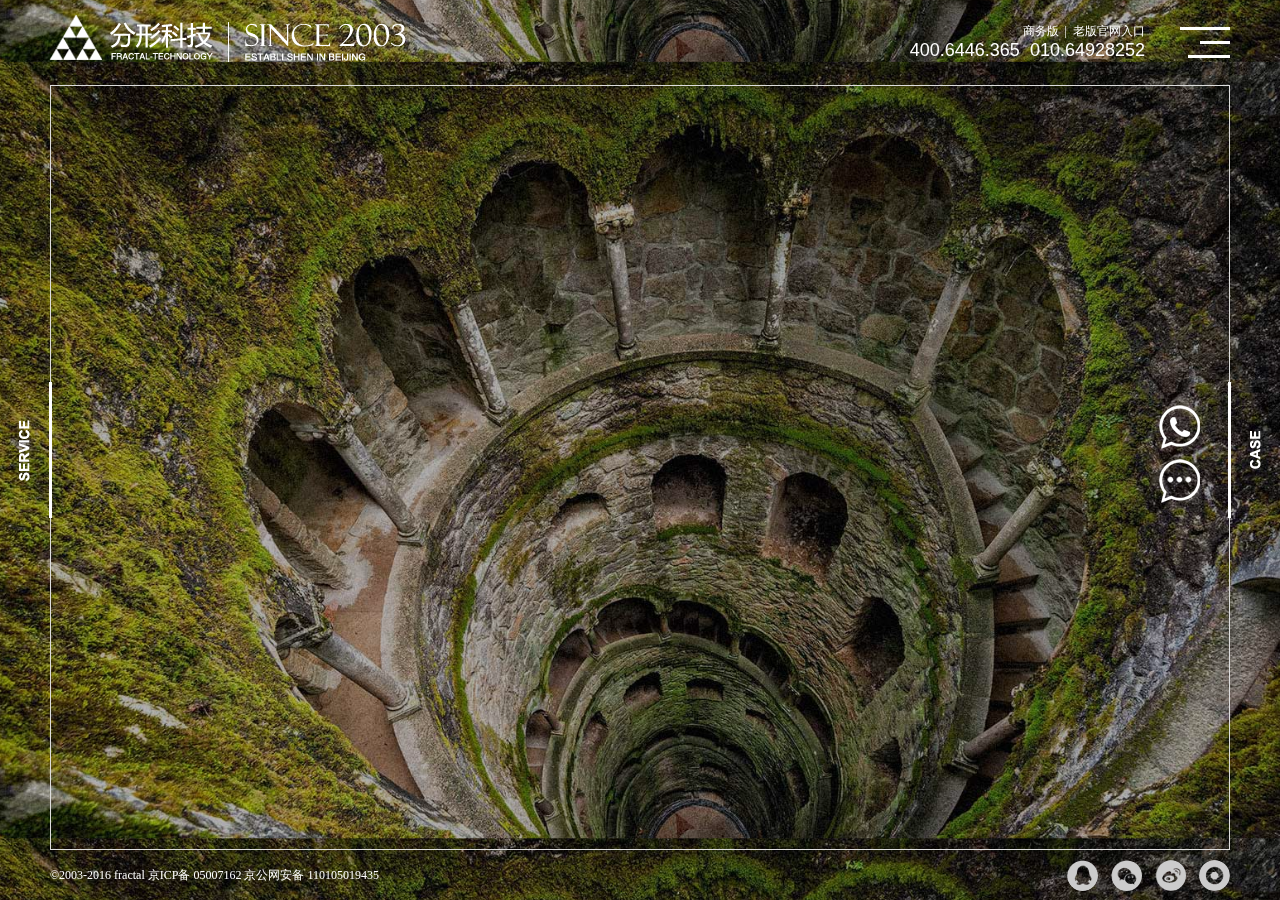
<file: fenxingkeji/service.html>
<!doctype html>
<html>
<head>
<meta charset="utf-8">
<meta name="viewport" content="width=device-width,initial-scale=1.0,minimum-scale=1.0,maximum-scale=1.0,user-scalable=yes" />
<title></title>
<link href="css/whole.css" rel="stylesheet" type="text/css" />
<link href="css/responsive.css" rel="stylesheet" type="text/css" />
<script src="js/jquery-1.11.0.min.js"></script>
<script src="js/jquery.easing.1.3.js"></script>
<script src="js/jquery.transit.min.js"></script>
<script src="js/word.js"></script>
<script src="js/whole.js"></script>
<script src="js/vivus.min.js"></script>
<script src="js/jquery.mousewheel.js"></script>
</head>
<body>
    <div class="header">
	  <a href="index.html" class="logo"></a>
	  <div class="r">
	    <div class="t">
	      <div class="link"><a href="JavaScript:;">商务版</a>&nbsp;&nbsp;|&nbsp;&nbsp;<a href="JavaScript:;">老版官网入口</a></div>
	      <div class="tel">400.6446.365&nbsp;&nbsp;010.64928252</div>
	    </div>
	    <div class="menu"><i></i><i></i><i></i></div>    
	  </div>
	</div>
	<div class="nav_main">
	  <div class="inner">
	    <div class="d">
	      <a href="service.html">
	        <h3>面面俱到</h3>
	        <p>我们为您提供企业品牌在互联网<br>最全面专业的服务</p>
	      </a>
	    </div>
	    <div class="d">
	      <a href="case.html">
	        <h3>别具匠心</h3>
	        <p>闻道有先后，术业有专攻<br>超越自我，用更加精湛的技艺诠释您的需求</p>
	      </a>
	    </div>
	    <div class="d">
	      <a href="about.html">
	        <h3>持之以恒</h3>
	        <p>从开始的那刻起<br>我们就不断的攀升，坚持我们的信念</p>
	      </a>
	    </div>
	  </div>
	</div>
	<div class="serv">
		<a href="JavaScript:;" class="a1"></a>
		<a href="JavaScript:;" class="a2"><i></i><i></i><i></i></a>
	</div>
	<div class="banner rotate">
	  <div class="frame">
	    <div class="left">
	      <div class="d"></div>
	      <div class="d"></div>
	      <div class="d"></div>
	      <div class="d"></div>
	      <div class="d"></div>
	      <div class="d"></div>
	      <div class="d"></div>
	    </div>
	    <div class="right">
	      <div class="d"></div>
	      <div class="d"></div>
	      <div class="d"></div>
	      <div class="d"></div>
	      <div class="d"></div>
	      <div class="d"></div>
	      <div class="d"></div>
	    </div>
	  </div>
	</div>
	<div class="serviceshadow"></div>
	<div class="body" id="service">
	  <a href="service.html" class="a_l"></a>
	  <a href="case.html" class="a_r"></a>  
	  <div class="main">
	  	<span class="bdr b1"></span>
	  	<span class="bdr b2"></span>
	  	<span class="bdr b3"></span>
	  	<span class="bdr b4"></span>
	    <div class="service rotate">
	      <div class="nav_service">
	      	<span class="line">
	      		<span></span>
	      	</span>
	        <div class="inner">
	          <div class="item">
	            <h3>网站定制建设</h3>
	            <h4>Custom Website</h4>
	            <ul>
	              <li><span>品牌官网、集团网站、营销型网站建设</span></li>
	              <li><span>行业门户、社区网站建设</span></li>
	              <li><span>HTML5网站建设</span></li>
	              <li><span>网站定制、业务系统定制开发、平台整体解决方案</span></li>
	            </ul>
	          </div>
	          <div class="item">
	            <h3>电商网站搭建</h3>
	            <h4>E-commerce platform</h4>
	            <ul>
	              <li><span>B2C、B2B、B2B2C、C2B网站建设</span></li>
	              <li><span>ERP系统、CRM系统建设集成</span></li>
	              <li><span>微商城建设</span></li>
	              <li><span>积分商城、众筹网站建设</span></li>
	            </ul>
	          </div>
	          <div class="item">
	            <h3>移动端与应用</h3>
	            <h4>Mobile terminal & APP</h4>
	            <ul>
	              <li><span>手机网站建设</span></li>
	              <li><span>微网站建设</span></li>
	              <li><span>APP开发</span></li>
	            </ul>
	          </div>
	          <div class="item">
	            <h3>网络营销推广</h3>
	            <h4>Network marketing</h4>
	            <ul>
	              <li><span>网络推广服务</span></li>
	              <li><span>搜索引擎推广服务</span></li>
	              <li><span>微信微博推广服务</span></li>
	              <li><span>DSP精准营销</span></li>
	            </ul>
	          </div>
	          <div class="item">
	            <h3>营销型互动游戏</h3>
	            <h4>Marketing type game</h4>
	            <ul>
	              <li><span>互动营销服务</span></li>
	              <li><span>游戏营销服务</span></li>
	              <li><span>H5游戏</span></li>
	              <li><span>H5场景应用</span></li>
	            </ul>
	          </div>
	          <div class="item">
	            <h3>年度运营服务</h3>
	            <h4>Operations Services</h4>
	            <ul>
	              <li><span>网站代运营服务</span></li>
	              <li><span>微信微博运营服务</span></li>
	            </ul>
	          </div>
	          <div class="item">
	            <h3>虚拟现实</h3>
	            <h4>Virtual Reality</h4>
	            <ul>
	              <li><span>3D全景展示</span></li>
	              <li><span>VR、AR</span></li>
	            </ul>
	          </div>
	        </div>
	      </div>
	      <div class="nav_sm"><i></i><i></i><i></i><i></i><i></i><i></i><i></i></div>
	      <div class="left">
	        <div class="d">
	          <div class="inner">
	            <div class="cell">
	              <div class="box1">
	                <h2>网站定制建设</h2>
	                <h3>Custom Website</h3>
	                <h4>建立稳健的地基，推波助澜，以承载企业网络品牌持续性发展</h4>
	                <div class="text">
	                  <p>网站作为企业互联网品牌载体和营销工具，地基稳健</p>
	                  <p>决定企业网络化可持续性发展。分形以独创的作业体系，基于企业自身品牌战略和营销目标，结合互联网前端技术方式</p>
	                  <p>量身定制最佳匹配的网站建设解决方案，以满足不同企业网络品牌可持续性发展</p>
	                </div>
	                <div class="text2">
	                  <p>品牌官网、集团网站、营销型网站建设</p>
	                  <p>行业门户、社区网站建设</p>
	                  <p>HTML5网站建设</p>
	                  <p>网站定制、业务系统定制开发、平台整体解决方案</p>
	                </div>
	              </div>
	            </div>
	          </div>
	        </div>
	        <div class="d">
	          <div class="inner">
	            <div class="cell">
	              <div class="box1">
	                <h2>电商网站搭建</h2>
	                <h3>E-commerce platform</h3>
	                <h4>通过稳定的架构，提供专业、完整、可扩展的全渠道大数据销售系统</h4>
	                <div class="text">
	                  <p>建立以客户为中心的完美购物体验，最大化满足顾客的需求，真正打动客户</p>
	                  <p>后端复杂作业流程标准化</p>
	                  <p>精细化控制影响客户体验的每一个业务环节、流程，整合包括电商系统、供应链、服务体系等</p>
	                  <p>无缝整合企业线下线信息化系统，构建电子商务大平台概念</p>
	                </div>
	                <div class="text2">
	                  <p>B2C、B2B、B2B2C、C2B网站建设</p>
	                  <p>ERP系统、CRM系统建设集成</p>
	                  <p>微商城建设</p>
	                  <p>积分商城、众筹网站建设</p>
	                </div>
	              </div>
	            </div>
	          </div>
	        </div>
	        <div class="d">
	          <div class="inner">
	            <div class="cell">
	              <div class="box1">
	                <h2>移动端与应用</h2>
	                <h3>Mobile terminal & app</h3>
	                <h4>多终端网络触点，让您的品牌触手可及</h4>
	                <div class="text">
	                  <p>实用性，互动性，便捷性操作是移动端的基础核心要素</p>
	                  <p>分形在此基础之上，针对企业不同载体</p>
	                  <p>侧重品牌调性传递，交互体验设计，功能应用开发，营销活动转化等定制服务</p>
	                  <p>最大化传递目标价值</p>
	                </div>
	                <div class="text2">
	                  <p>手机网站建设</p>
	                  <p>微网站建设</p>
	                  <p>APP开发</p>
	                </div>
	              </div>
	            </div>
	          </div>
	        </div>
	        <div class="d">
	          <div class="inner">
	            <div class="cell">
	              <div class="box1">
	                <h2>网络营销推广</h2>
	                <h3>Network marketing</h3>
	                <h4>基于企业竞争特性，为企业定制最优化的网络投放策略</h4>
	                <div class="text">
	                  <p>分形依托多年网络技术积累与客户服务经验，以结果为导向</p>
	                  <p>基于企业自身特性绘制网络广告投放路线图</p>
	                  <p>不局限于搜索引擎推广，微博微信，网络硬广，DSP等方式。降低推广浪费</p>
	                  <p>只为企业营销更具效率与价值</p>
	                </div>
	                <div class="text2">
	                  <p>网络推广服务</p>
	                  <p>搜索引擎推广服务</p>
	                  <p>微信微博推广服务</p>
	                  <p>DSP精准营销</p>
	                </div>
	              </div>
	            </div>
	          </div>
	        </div>
	        <div class="d">
	          <div class="inner">
	            <div class="cell">
	              <div class="box1">
	                <h2>营销型互动游戏</h2>
	                <h3>Marketing type game</h3>
	                <h4>依托游戏的营销性，快速进行新老客户转换</h4>
	                <div class="text">
	                  <p>无需下载任何插件</p>
	                  <p>基于HTML5技术的网页游戏场景更加丰富，并可以跨平台推广</p>
	                  <p>可集成会员激励机制，与企业现有会员系统相结合，轻松完成新客户的转化，拥有多年经验的策划团队</p>
	                  <p>可为您量身定制营销活动解决方案</p>
	                </div>
	                <div class="text2">
	                  <p>互动营销服务</p>
	                  <p>游戏营销服务</p>
	                  <p>H5游戏</p>
	                  <p>H5场景应用</p>
	                </div>
	              </div>
	            </div>
	          </div>
	        </div>
	        <div class="d">
	          <div class="inner">
	            <div class="cell">
	              <div class="box1">
	                <h2>年度运营服务</h2>
	                <h3>Operations Services</h3>
	                <h4>深度落地企业营销战略目标，助力企业网络品牌延伸，共创互联网商业价值</h4>
	                <div class="text">
	                  <p>资源整合是商业核心竞争之一，企业营销战略目标的达成离不开优秀资源的支持</p>
	                  <p>从客户实际需求出发，基于分形对互联网的深度理解，循序渐进的落地企业互联网营销战略目标细化网络品牌的延伸</p>
	                  <p>秉承相互理解尊重的信念</p>
	                  <p>降低企业沟通成本和信任成本，共创企业互联网商业价值</p>
	                </div>
	                <div class="text2">
	                  <p>网站代运营服务</p>
	                  <p>微信微博运营服务</p>
	                </div>
	              </div>
	            </div>
	          </div>
	        </div>
	        <div class="d">
	          <div class="inner">
	            <div class="cell">
	              <div class="box1">
	                <h2>虚拟现实</h2>
	                <h3>Virtual Reality</h3>
	                <h4>创建和体验虚拟世界的计算机仿真系统</h4>
	                <div class="text">
	                  <p>无需下载任何插件</p>
	                  <p>基于HTML5技术的网页游戏场景更加丰富，并可以跨平台推广</p>
	                  <p>可集成会员激励机制，与企业现有会员系统相结合，轻松完成新客户的转化，拥有多年经验的策划团队</p>
	                  <p>可为您量身定制营销活动解决方案</p>
	                </div>
	                <div class="text2">
	                  <p>3D全景展示</p>
	                  <p>VR、AR</p>
	                </div>
	              </div>
	            </div>
	          </div>
	        </div>
	      </div>
	      <div class="right">
	        <div class="d">
	          <div class="inner">
	            <div class="cell"></div>       
	          </div>
	        </div>
	        <div class="d">
	          <div class="inner">
	            <div class="cell"></div>       
	          </div>
	        </div>
	        <div class="d">
	          <div class="inner">
	            <div class="cell"></div>       
	          </div>
	        </div>
	        <div class="d">
	          <div class="inner">
	            <div class="cell"></div>       
	          </div>
	        </div><div class="d">
	          <div class="inner">
	            <div class="cell"></div>       
	          </div>
	        </div>
	        <div class="d">
	          <div class="inner">
	            <div class="cell"></div>       
	          </div>
	        </div>
	        <div class="d">
	          <div class="inner">
	            <div class="cell"></div>       
	          </div>
	        </div>
	      </div>
	    </div>  
	  </div>
	</div>
	<div class="footer">
	  <div class="left">
	    <div class="d">
	      <p>中国 · 北京<br>北京市朝阳区惠新东街6号<br>乡镇企业大厦9层<br>100022</p>
	    </div>
	    <div class="d">
	      <p>©2003-2016 fractal-technology.com<br>All Rights Reserved.<br>京ICP备 05007162<br>京公网安备 110105019435</p>
	    </div>
	    <div class="d">
	      <p>Tel：400-6446-365 010-64928252 64929732 64927152<br>Do You Best,Mutually Promote Symbiosis<br>Service@fractal-technology.com</p>
	    </div>
	  </div>
	  <div class="left2">
	    <div class="d">
	      <p>北京市朝阳区惠新东街6号乡镇企业大厦9层 100022</p>
	    </div>
	    <div class="d">
	      <p>©2003-2016 fractal 京ICP备 05007162 京公网安备 110105019435</p>
	    </div>
	    <div class="d">
	      <p>Tel：400-6446-365 010-64928252 64929732</p>
	    </div>
	  </div>
	  <div class="m">
	    <p>&copy;2003-2016 fractal-technology.com<br>京ICP备 05007162 京公网安备 110105019435</p>
	  </div>
	  <div class="right">
	    <div class="share">
	    	<a href="#" class="a1"><i></i></a>
	    	<a href="#" class="a2"><i></i></a>
	    	<a href="#" class="a3"><i></i></a>
	    	<a href="#" class="a4"><i></i></a>
	    </div>
	  </div>
	</div>

<script>
var idx = 0,
idx1 = 0,
idx2 = 0,
sto= 0 ,
sw = 0
$(function(){
	winload();
	$(".left").find(".d:eq("+idx+")").css({rotate:0}).addClass("now");
	$(".right").find(".d:eq("+idx+")").css({rotate:0}).addClass("now");
	$(".banner .left").find(".d:eq("+idx1+")").css({
		rotate:0,
		backgroundImage:bg[0][0]
	}).addClass("now");
	$(".banner .right").find(".d:eq("+idx1+")").css({
		rotate:0,
		backgroundImage:bg[0][1]
	}).addClass("now");
	$(".service").find(".box1").each(function(index, element) {
        settit($(this).find("h2"));
		settit($(this).find("h3"));
		settit($(this).find("h4"));
		$(this).find(".text").find("*").each(function(index, element) {
            settxt($(this));
        });
		$(this).find(".text2").find("*").each(function(index, element) {
            settxt($(this));
        });
	});	
});

//初始化变量
var dx;
var dx1;
var dx2;
var sto;
var sw=0;

var bg=[];
bg[0]=["url(image/bg1.jpg)","url(image/bg1.jpg)"];
bg[1]=["url(image/bg2.jpg)","url(image/bg2.jpg)"];
bg[2]=["url(image/bg3.jpg)","url(image/bg3.jpg)"];
bg[3]=["url(image/bg4.jpg)","url(image/bg4.jpg)"];
bg[4]=["url(image/bg5.jpg)","url(image/bg5.jpg)"];
bg[5]=["url(image/bg6.jpg)","url(image/bg6.jpg)"];
bg[6]=["url(image/bg7.jpg)","url(image/bg7.jpg)"];

var img0=new Image();
img0.src="image/bg1.jpg";
img0.onload=function(){
	//第一屏初始化
	setTimeout(function(){
		animates(0);		
	},1500);
	
	//导航状态初始化
	$(".nav_service").delay(1500).fadeIn(1000,function(){
		$(".nav_service .item:first").find("ul").slideDown(500,function(){
			$(".nav_service").find(".line").animate({
				height:$(".nav_service").find(".item:first").position().top+$(".nav_service").find(".item:first").height()-8
			},500,"easeOutCubic",function(){
				$(".nav_service .line").find("span").css({
					bottom:$(".nav_service .item:first").height()-10
				}).animate({width:45},800,"easeOutCubic");
			})
		});
		$(".nav_service").find(".item:first").addClass("cur");
		$(".nav_sm").addClass("show");
		$(".nav_sm").find("i:first").addClass("now");
		sw=1;
	});
}

//滚轮触发
$(".service").mousewheel(function(event,delta,deltaX,deltaY){
	if(sw==1){
		sw=0;
		if(delta<0){
			idx++;
			idx1++;
			idx2++;
			if(idx2==bg.length){idx2=0;}
			run(delta);
			run2(delta);
		}
		else{
			idx--;
			idx1--;
			idx2--;
			if(idx2<0){idx2=bg.length-1;}
			run(delta);
			run2(delta);
		}
	}
});

//导航点击
$(".nav_service").find(".item").click(function(){
	if(sw==1){
		sw=0;
		idx=$(this).index();
		idx1=$(this).index();
		idx2++;
		if(idx2==bg.length){idx2=0;}
		run(0);
		run2(0);
	}
});

//转动
function run(delta){	
	clearTimeout(sto);
	if(delta<0){
		$(".service ").find(".now").transition({
			rotate:180
		},1200,'cubic-bezier(0.5,0,0.2,1)',function(){
			hidett($(this).find(".box1"));
			$(this).removeClass("now");
		});
		
		if(idx>=$(".service .left").find(".d").size()){
			idx=0;
			$(".service .left .d:first,.service .right .d:first").css({rotate:-180});			
		}
	}else if(delta>0){
		$(".service").find(".now").transition({
			rotate:-180
		},1200,'cubic-bezier(0.5,0,0.2,1)',function(){
			hidett($(this).find(".box1"));
			$(this).removeClass("now");
		});
		
		if(idx<0){
			idx=$(".service .left").find(".d").size()-1;
			$(".service .left .d:last,.service .right .d:last").css({
				rotate:180
			});
		}
	}else {
		$(".service").find(".now").transition({
			rotate:180
		},1200,'cubic-bezier(0.5,0,0.2,1)',function(){
			$(this).removeClass("now");
		});
		$(".service .left .d:eq("+idx+"),.service .right .d:eq("+idx+")").css({rotate:-180});
	}
	
	
	$(".service .left .d:eq("+idx+"),.service .right .d:eq("+idx+")").transition({rotate:0},1200,'cubic-bezier(0.5,0,0.2,1)',function(){
		$(this).addClass("now");
		$(this).prevAll().css({rotate:180});
		$(this).nextAll().css({rotate:-180});
		
		//执行动画
		animates(idx);	

		sto=setTimeout(function(){sw=1;},1000);
	});
	changeNav($(".nav_service").find(".item").eq(idx));
	$(".nav_sm").find("i").removeClass("now");
	$(".nav_sm").find("i").eq(idx).addClass("now");
}

//转动2
function run2(delta){	
	if(delta<0){
		$(".banner").find(".now").transition({
			rotate:180
		},1200,'cubic-bezier(0.5,0,0.2,1)',function(){
			$(this).removeClass("now");
		});		
		
		if(idx1>=$(".banner .left").find(".d").size()){
			idx1=0;
			$(".banner .left .d:first,.banner .right .d:first").css({rotate:-180});
		}
		
	}
	else if(delta>0){
		$(".banner").find(".now").transition({
			rotate:-180
		},1200,'cubic-bezier(0.5,0,0.2,1)',function(){
			$(this).removeClass("now");
		});
		
		if(idx1<0){
			idx1=$(".banner .left").find(".d").size()-1;
			$(".banner .left .d:last,.banner .right .d:last").css({rotate:180});
		}
		
	}
	else{
		$(".banner").find(".now").transition({
			rotate:180
		},1200,'cubic-bezier(0.5,0,0.2,1)',function(){
			$(this).removeClass("now");
		});
		$(".banner .left .d:eq("+idx1+"),.banner .right .d:eq("+idx1+")").css({rotate:-180});
	}
	
	$(".banner .left").find(".d:eq("+idx1+")").css({backgroundImage:bg[idx2][0]});
	$(".banner .right").find(".d:eq("+idx1+")").css({backgroundImage:bg[idx2][1]});
	
	$(".banner .left .d:eq("+idx1+"),.banner .right .d:eq("+idx1+")").transition({
		rotate:0
	},1200,'cubic-bezier(0.5,0,0.2,1)',function(){
		$(this).addClass("now");
		$(this).prevAll().css({rotate:180});
		$(this).nextAll().css({rotate:-180});
	});
}

//执行动画
function animates(idx){
	var left=$(".service .left").find(".d:eq("+idx+")");
	var right=$(".service .right").find(".d:eq("+idx+")");
	showtt(left.find("h2"),0);
	showtt(left.find("h3"),900);		
	showtt(left.find("h4"),1600);
	showtt(left.find(".showtxt"),3200);
}

//导航变更
function changeNav(e){	
	$(".nav_service").find("ul:visible").slideUp(500,"easeOutCubic");
	$(".nav_service .line").find("span").animate({
		width:0
	},500,"easeOutCubic",function(){
		e.siblings().removeClass("cur");
		e.addClass("cur");
		e.find("ul").slideDown(500,function(){
			$(".nav_service").find(".line").animate({
				height:e.position().top+e.height()-6
			},500,"easeOutCubic",function(){
				$(".nav_service .line").find("span").css({
					bottom:e.height()-8
				}).animate({width:45},800,"easeOutCubic");
			});
			
		});
		
	});

}

var obj1=document.getElementById("service");
var start,end="";
var h=$(window).height();
obj1.addEventListener('touchstart',function(event){
	if(sw==1){
		touch = event.targetTouches[0];
		y0=touch.screenY;
		start=touch.screenY;
	}
},false);
obj1.addEventListener('touchmove',function(event){
	if(sw==1){
		touch = event.targetTouches[0];
		$(".service .now").css({rotate:(touch.screenY-y0)*-0.1});
		end=touch.screenY;		
	}
	event.preventDefault();//阻止浏览器默认事件
},false);
obj1.addEventListener('touchend',function(event){
	if(sw==1 && end!=""){
		if(end-start<h*-0.2){
			idx++;
			idx1++;
			idx2++;
			if(idx2==bg.length){idx2=0;}
			run(-1);
			run2(-1);
		}
		else if(end-start>h*0.2){
			idx--;
			idx1--;
			idx2--;
			if(idx2<0){idx2=bg.length-1;}
			run(1);
			run2(1);
		}
		else{
			sw=0;
			$(".service .now").transition({rotate:0},500,function(){sw=1;});
		}
		end="";
	}
},false);
</script>
</body>
</html>
</file>
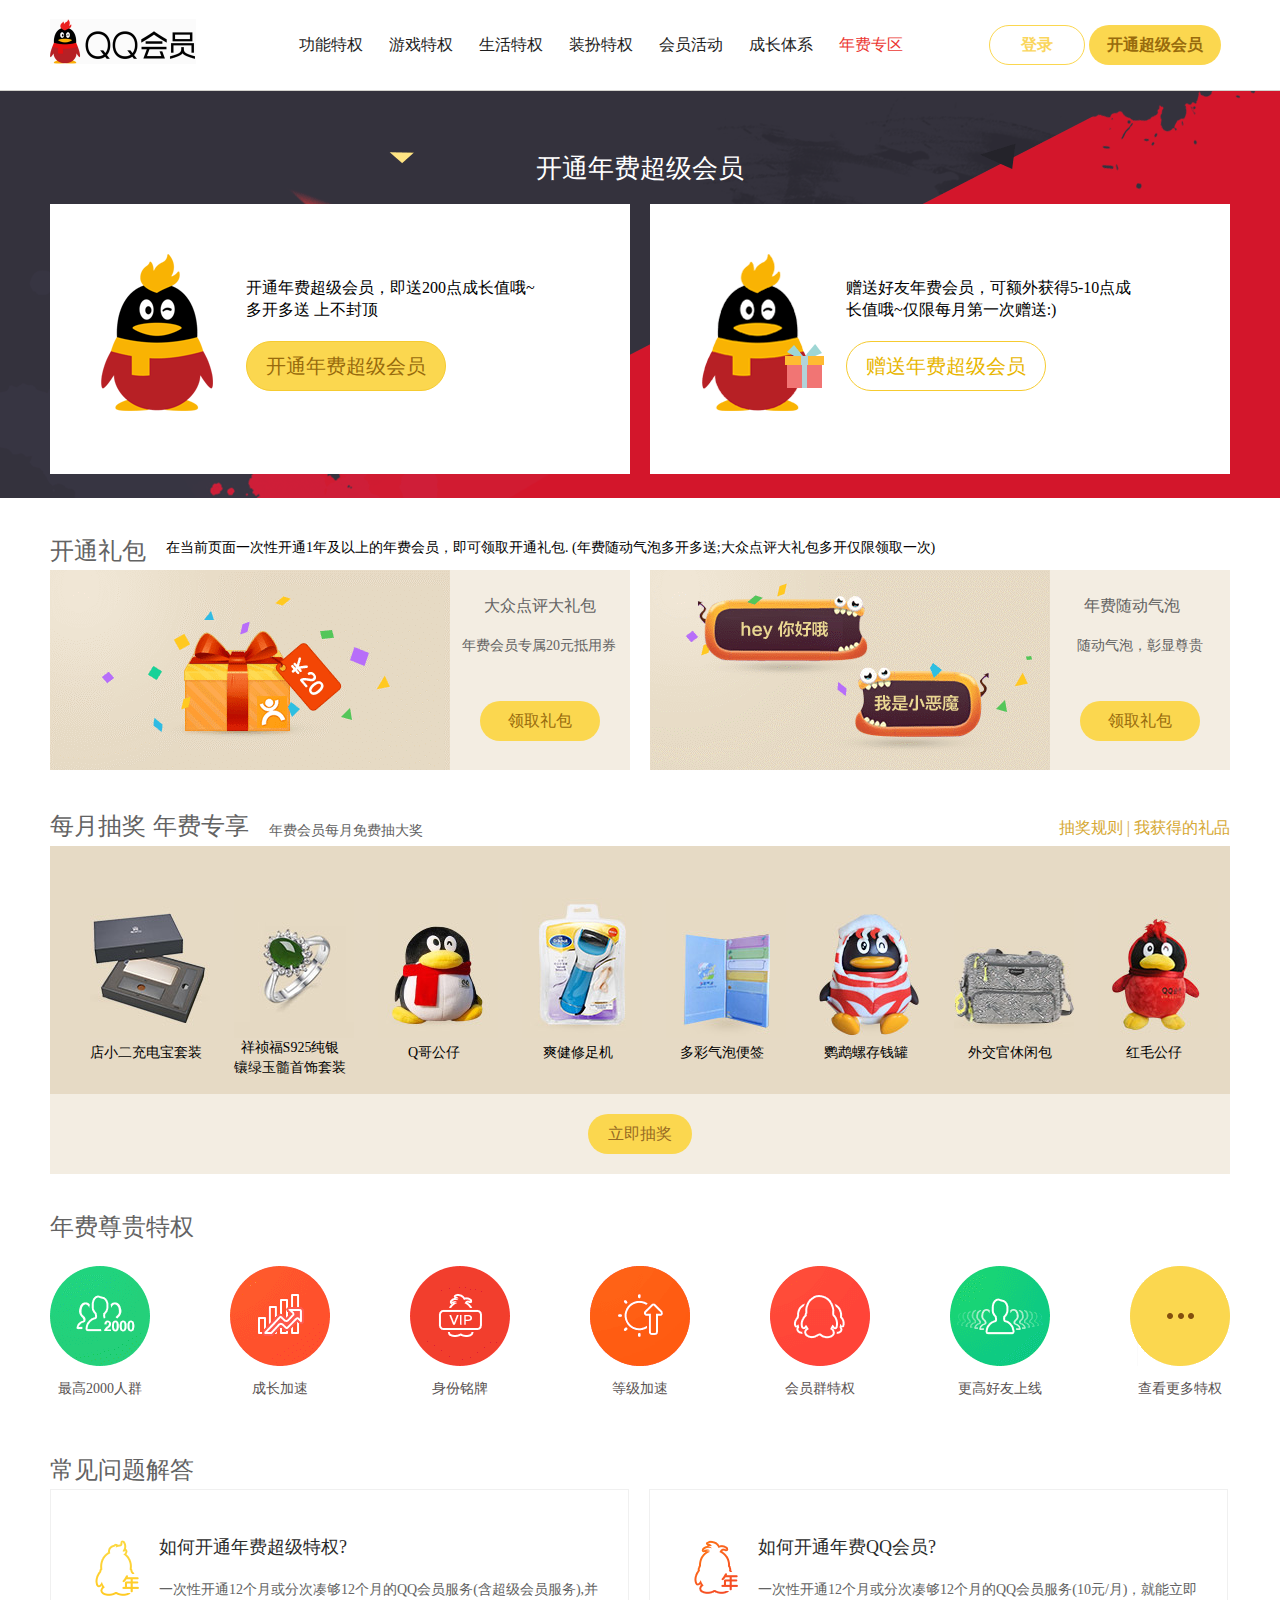
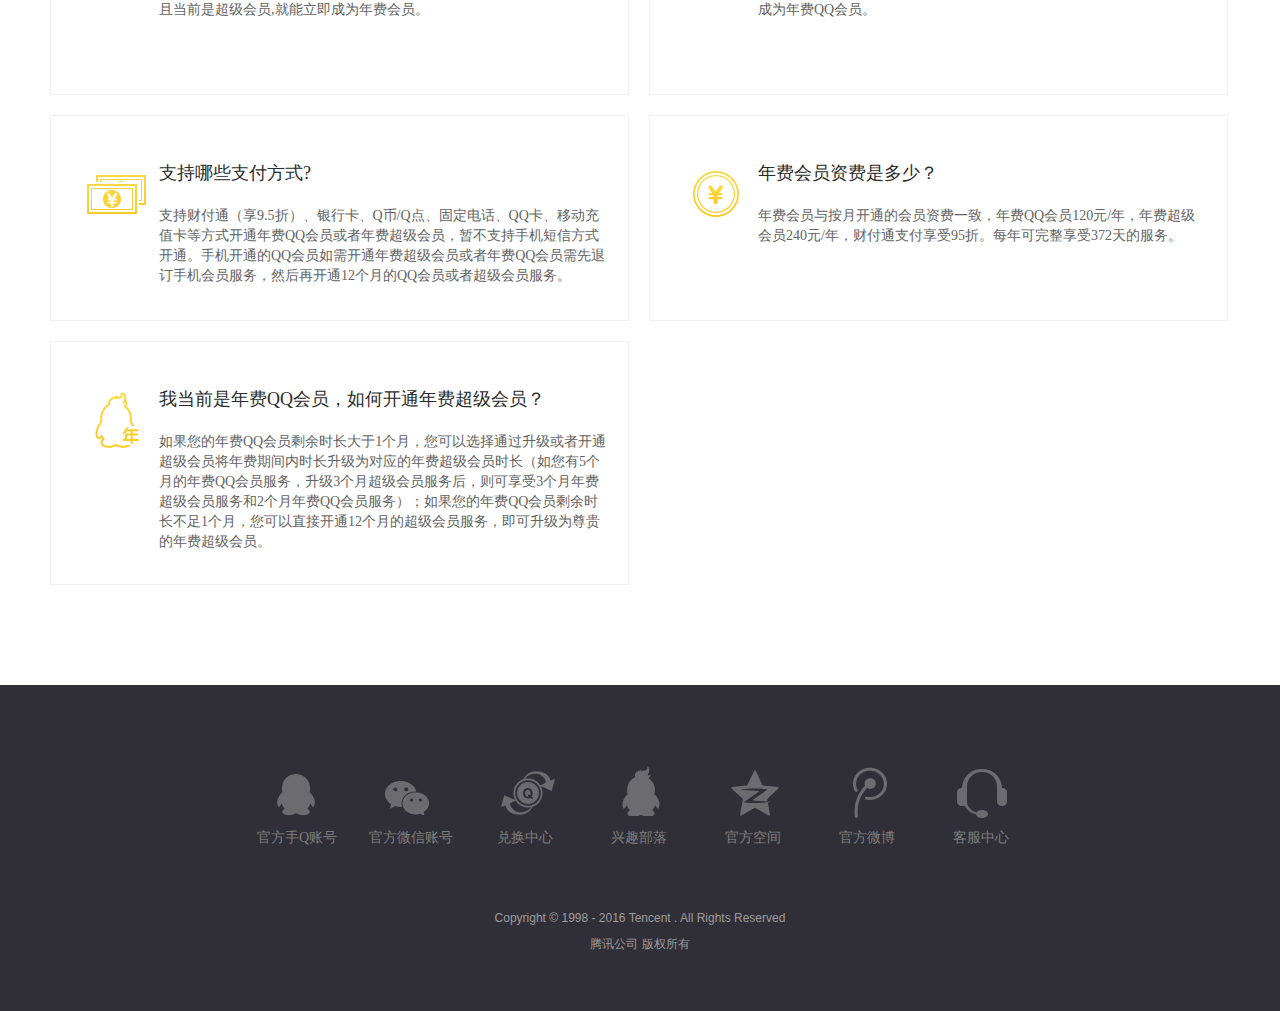
<file: qq.vip/consume.html>
<!DOCTYPE html>
<html>
	<head>
		<meta charset="UTF-8">
		<title></title>
		<link href="css/qq.css" rel="stylesheet" />
		<script src="js/html5shiv.min.js"></script>
	</head>
	<body>
		<body id="gbody">
		<header id="gheader">
			<div class="wrap clearfix">
				<div class="ghleft">
					<a href="index.html"><img src="img/glogo.png"/></a>
				</div>
				<ul class="nav gnav clearfix">
					<li>
						<a href="function.html">功能特权</a>
						<nav class="subNav">
							<div class="wrap swrap subNav3">
								<a href="#">全部特权</a>
								<a href="#">分等级特权</a>
							</div>
						</nav>
					</li>
					<li>
						<a href="game.html" >游戏特权</a>
					</li>
					<li>
						<a href="life.html">生活特权</a>
					</li>
					<li>
						<a href="decoration.html">装扮特权</a>
					</li>
					<li>
						<a href="member.html">会员活动</a>
						<nav class="subNav">
							<div class="wrap swrap subNav1">
								<a href="#">全部活动</a>
								<a href="#">靓号站</a>
							</div>
						</nav>
					</li>
					<li>
						<a href="#">成长体系</a>
						<nav class="subNav">
							<div class="wrap swrap subNav2">
								<a href="#">任务中心</a>
								<a href="#">积分乐园</a>
								<a href="#">排名中心</a>
							</div>
						</nav>
					</li>
					<li>
						<a href="consume.html" class="active">年费专区</a>
					</li>
				</ul>
				<div class="ihright clearfix">
					<a href="#"><span class="ibutton">登录</span></a>
					<a href="#" class="ibutton1">开通超级会员</a>
				</div>
			</div>
		</header>
		<div class="cbanner">
			<div class="wrap clearfix">
				<h2>开通年费超级会员</h2>
				<div class="cbleft">
					<span class="cbpic1"></span>
					<p>开通年费超级会员，即送200点成长值哦~多开多送 上不封顶</p>
					<a href="#"><span class="cbbutton1">开通年费超级会员</span></a>
				</div>
				<div class="cbright">
					<span class="cbpic2"></span>
					<p>赠送好友年费会员，可额外获得5-10点成长值哦~仅限每月第一次赠送:)</p>
					<a href="#"><span class="cbbutton2">赠送年费超级会员</span></a>
				</div>
			</div>
		</div>
		<section class="cpresent">
			<div class="wrap clearfix">
				<div class=" cpheader clearfix">
					<h2 class="ch2">开通礼包</h2>
					<span>在当前页面一次性开通1年及以上的年费会员，即可领取开通礼包.  (年费随动气泡多开多送;大众点评大礼包多开仅限领取一次)</span>
				</div>
				<div class="cpleft clearfix">
					<img src="img/cplpic1.png" />
					<h3>大众点评大礼包</h3>
					<p>年费会员专属20元抵用券</p>
					<a href="#" class="cget">领取礼包</a>
				</div>
				<div class="cpright clearfix ">
					<img src="img/cplpic2.png" />
					<h3>年费随动气泡</h3>
					<p>随动气泡，彰显尊贵</p>
					<a href="#" class="cget">领取礼包</a>
				</div>
			</div>
		</section>
		<section class="clottery">
			<div class="wrap">
				<div class="clheader clearfix">
					<div class="clhleft">
						<h2 class="ch2">每月抽奖 年费专享</h2>
						<span>年费会员每月免费抽大奖</span>
					</div>
					<div class="clhright">
						<a href="#">抽奖规则 |</a>
						<a href="#">我获得的礼品</a>
					</div>
				</div>
				<ul class="cllist clearfix">
					<li class="clpic1">
						<img src="img/clpic1.png" />
						<p>店小二充电宝套装</p>
					</li>
					<li>
						<img src="img/clpic2.png" />
						<p class="clp">祥祯福S925纯银镶绿玉髓首饰套装</p>
					</li>
					<li>
						<img src="img/clpic3.png" />
						<p>Q哥公仔</p>
					</li>
					<li>
						<img src="img/clpic4.png" />
						<p>爽健修足机</p>
					</li>
					<li>
						<img src="img/clpic5.png" />
						<p>多彩气泡便签</p>
					</li>
					<li>
						<img src="img/clpic6.png" />
						<p>鹦鹉螺存钱罐</p>
					</li>
					<li>
						<img src="img/clpic7.png" />
						<p>外交官休闲包</p>
					</li>
					<li class="clpic2">
						<img src="img/clpic8.png" />
						<p>红毛公仔</p>
					</li>
				</ul>
				<div class="cllast">
					<a href="#">立即抽奖</a>
				</div>
			</div>
		</section>
		<section class="cprivilege">
			<div class="wrap">
				<h2 class="ch2">年费尊贵特权</h2>
				<ul class="clearfix">
					<li>
						<a href="#"><img src="img/cppic1.png"/></a>
						<p><a href="#">最高2000人群</a></p>
					</li>
					<li>
						<a href="#"><img src="img/cppic2.png"/></a>
						<p><a href="#">成长加速</a></p>
					</li>
					<li>
						<a href="#"><img src="img/cppic3.png"/></a>
						<p><a href="#">身份铭牌</a></p>
					</li>
					<li>
						<a href="#"><img src="img/cppic4.png"/></a>
						<p><a href="#">等级加速</a></p>
					</li>
					<li>
						<a href="#"><img src="img/cppic5.png"/></a>
						<p><a href="#">会员群特权</a></p>
					</li>
					<li>
						<a href="#"><img src="img/cppic6.png"/></a>
						<p><a href="#">更高好友上线</a></p>
					</li>
					<li class="cplast">
						<a href="#"><img src="img/cppic7.png"/></a>
						<p><a href="#">查看更多特权</a></p>
					<li>
				</ul>
			</div>
		</section>
		<section class="cproblem">
			<div class="wrap">
				<h2 class="ch2">常见问题解答</h2>
				<ul class="clearfix">
					<li class="cpr1 clearfix">
						<div class="cprleft">
							<span class="cprpic1"></span>
						</div>
						<div class="cprright">
							<h3>如何开通年费超级特权?</h3>
							<p>一次性开通12个月或分次凑够12个月的QQ会员服务(含超级会员服务),并且当前是超级会员,就能立即成为年费会员。</p>
						</div>
					</li>
					<li class="cpr2">
						<div class="cprleft">
							<span class="cprpic2"></span>
						</div>
						<div class="cprright">
							<h3>如何开通年费QQ会员?</h3>
							<p>一次性开通12个月或分次凑够12个月的QQ会员服务(10元/月)，就能立即成为年费QQ会员。</p>
						</div>
					</li>
					<li class="cpr3">
						<div class="cprleft">
							<span class="cprpic3"></span>
						</div>
						<div class="cprright">
							<h3>支持哪些支付方式?</h3>
							<p>支持财付通（享9.5折）、银行卡、Q币/Q点、固定电话、QQ卡、移动充值卡等方式开通年费QQ会员或者年费超级会员，暂不支持手机短信方式开通。手机开通的QQ会员如需开通年费超级会员或者年费QQ会员需先退订手机会员服务，然后再开通12个月的QQ会员或者超级会员服务。</p>
						</div>
					</li>
					<li class="cpr4">
						<div class="cprleft">
							<span class="cprpic4"></span>
						</div>
						<div class="cprright">
							<h3>年费会员资费是多少？</h3>
							<p>年费会员与按月开通的会员资费一致，年费QQ会员120元/年，年费超级会员240元/年，财付通支付享受95折。每年可完整享受372天的服务。</p>
						</div>
					</li>
					<li class="cpr5">
						<div class="cprleft">
							<span class="cprpic5"></span>
						</div>
						<div class="cprright">
							<h3>我当前是年费QQ会员，如何开通年费超级会员？</h3>
							<p>如果您的年费QQ会员剩余时长大于1个月，您可以选择通过升级或者开通超级会员将年费期间内时长升级为对应的年费超级会员时长（如您有5个月的年费QQ会员服务，升级3个月超级会员服务后，则可享受3个月年费超级会员服务和2个月年费QQ会员服务）；如果您的年费QQ会员剩余时长不足1个月，您可以直接开通12个月的超级会员服务，即可升级为尊贵的年费超级会员。</p>
						</div>
					</li>
				</ul>
			</div>
		</section>
		<section class="ibody gbody dbody cbody">
			<div class="wrap">
				<ul class="blist">
					<li class="ibody1">
						<a href="#">
							<span class="ipic1"></span>
							<span class="ipic2"></span>
							<span class="ibname">官方手Q账号</span>
						</a>
					</li>
					<li class="ibody2">
						<a href="#">
							<span class="ipic1"></span>
							<span class="ipic3"></span>
							<span class="ibname">官方微信账号</span>
						</a>
					</li>
					<li class="ibody3">
						<a href="#">
							<span class="ipic1"></span>
							<span class="ibname">兑换中心</span>
						</a>
					</li>
					<li class="ibody4">
						<a href="#">
							<span class="ipic1"></span>
							<span class="ibname">兴趣部落</span>
						</a>
					</li>
					<li class="ibody5">
						<a href="#">
							<span class="ipic1"></span>
							<span class="ibname">官方空间</span>
						</a>
					</li>
					<li class="ibody6">
						<a href="#">
							<span class="ipic1"></span>
							<span class="ibname">官方微博</span>
						</a>
					</li>
					<li class="ibody7">
						<a href="#">
							<span class="ipic1"></span>
							<span class="ibname">客服中心</span>
						</a>
					</li>
				</ul>
			</div>
		</section>
		<div class="itr gtr">
			<p>Copyright © 1998 - 2016 Tencent . All Rights Reserved</p>
			<p>腾讯公司 版权所有</p>
		</div>
	</body>
</html>
</file>
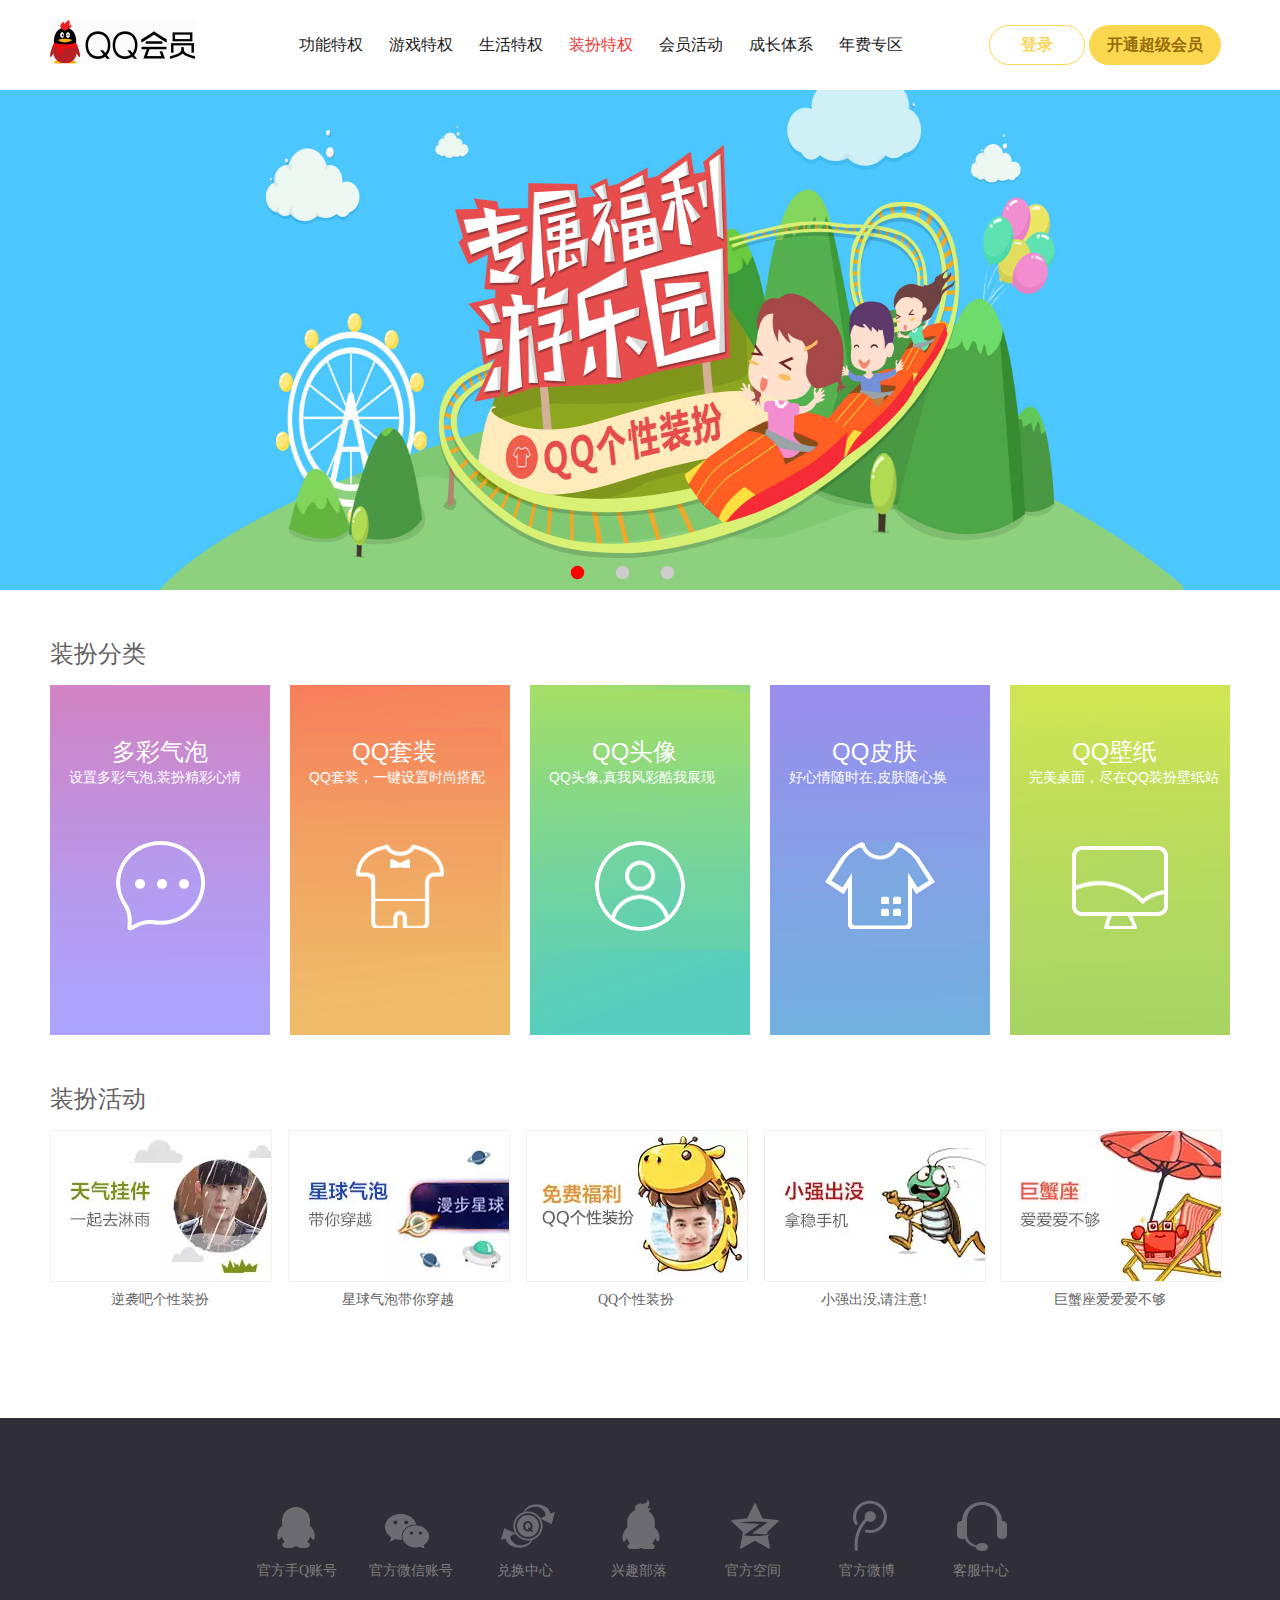
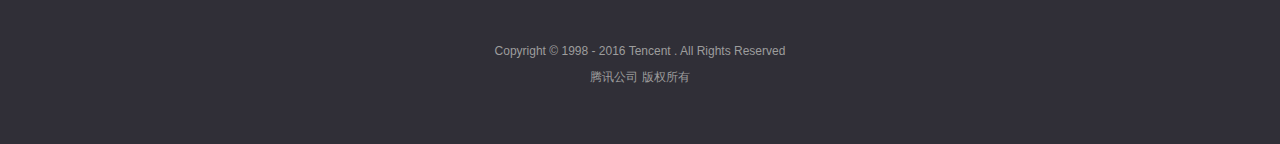
<file: qq.vip/decoration.html>
<!DOCTYPE html>
<html>
	<head>
		<meta charset="UTF-8">
		<title></title>
		<link href="css/qq.css" rel="stylesheet" />
		<script src="js/html5shiv.min.js"></script>
		<script>
			window.onload = function() {
				var wrap = document.querySelector('.dbanner');
				var img = document.querySelector('.dimg');
				var lis1 = img.getElementsByTagName('li');
				var navs = document.querySelector('.dnavs');
				var lis = navs.getElementsByTagName('li');
				var imgs = img.getElementsByTagName('img');
				var sImg = navs.getElementsByTagName('img');
				var now = 0;
				var img1 = [
					"img/dbanner1.jpg",
					"img/dbanner2.jpg",
					"img/dbanner3.jpg"
					
				];
				var c = [
					"#4cc7ff",
					"#170334",
					"#4a138a"
				];
				var timer = 0;
				timer = setInterval(next,4000);

				for(var i = 0; i < img1.length; i++) {
					img.innerHTML += '<li style="background:'+ c[i] +'"><img src="'+img1[i]+'"/></li>';
					navs.innerHTML += '<li></li>';
				}
				show();
				
				for(var i = 0; i < img1.length; i++) {
					lis[i].index = i;
					lis[i].onmouseover = function() {
						now = this.index;
						show();
						clearInterval(timer);
					};
					lis[i].onmouseout = function(){
						timer = setInterval(next,3000);
					};
				}
				function show() {
					for(var i =0; i < imgs.length; i++) {
						lis1[i].style.opacity = 0;
						lis[i].className = "";
					}
					
					lis1[now].style.opacity = 1;
					lis[now].className = "active";
					
				}
				function next() {
					for(var i =0; i < imgs.length; i++) {
						lis1[i].style.opacity = 0;
						lis[i].className = "";
					}
					now++;
					if(now > lis.length-1) {
						now = 0;
					}
					lis[now].className = "active";
					lis1[now].style.opacity = 1;
				

				};

			};
		</script>
	</head>
	<body id="gbody">
		<header id="gheader">
			<div class="wrap clearfix">
				<div class="ghleft">
					<a href="index.html"><img src="img/glogo.png"/></a>
				</div>
				<ul class="nav gnav clearfix">
					<li>
						<a href="function.html">功能特权</a>
						<nav class="subNav">
							<div class="wrap swrap subNav3">
								<a href="#">全部特权</a>
								<a href="#">分等级特权</a>
							</div>
						</nav>
					</li>
					<li>
						<a href="game.html" >游戏特权</a>
					</li>
					<li>
						<a href="life.html">生活特权</a>
					</li>
					<li>
						<a href="decoration.html" class="active">装扮特权</a>
					</li>
					<li>
						<a href="member.html">会员活动</a>
						<nav class="subNav">
							<div class="wrap swrap subNav1">
								<a href="#">全部活动</a>
								<a href="#">靓号站</a>
							</div>
						</nav>
					</li>
					<li>
						<a href="#">成长体系</a>
						<nav class="subNav">
							<div class="wrap swrap subNav2">
								<a href="#">任务中心</a>
								<a href="#">积分乐园</a>
								<a href="#">排名中心</a>
							</div>
						</nav>
					</li>
					<li>
						<a href="consume.html">年费专区</a>
					</li>
				</ul>
				<div class="ihright clearfix">
					<a href="#"><span class="ibutton">登录</span></a>
					<a href="#" class="ibutton1">开通超级会员</a>
				</div>
			</div>
		</header>
		<section class="dbanner">
			<ul class="dimg"></ul>
			<ul class="dnavs"></ul>
		</section>
		<section class="dclassify">
			<div class="wrap clearfix">
				<h2 class="dh2">装扮分类</h2>
				<ul>
					<li>
						<h3><a href="#">多彩气泡</a></h3>
						<p><a href="#">设置多彩气泡,装扮精彩心情</a></p>
						<span>
							<img src="img/dcpic1.png" />
						</span>
						<a href="#" class="dcbg dcbg1"></a>
					</li>
					<li>
						<h3><a href="#">QQ套装</a></h3>
						<p class="ip1"><a href="#">QQ套装，一键设置时尚搭配</a></p>
						<span>
							<img src="img/dcpic2.png" />
						</span>
						<a href="#" class="dcbg dcbg2"></a>
					</li>
					<li>
						<h3><a href="#">QQ头像</a></h3>
						<p><a href="#">QQ头像,真我风彩酷我展现</a></p>
						<span>
							<img src="img/dcpic3.png" />
						</span>
						<a href="#" class="dcbg dcbg3"></a>
					</li>
					<li>
						<h3><a href="#">QQ皮肤</h3>
						<p class="ip2"><a href="#">好心情随时在,皮肤随心换</p>
						<span>
							<img src="img/dcpic4.png" />
						</span>
						<a href="#" class="dcbg dcbg4"></a>
					</li>
					<li>
						<h3><a href="#">QQ壁纸</h3>
						<p class="ip2"><a href="#">完美桌面，尽在QQ装扮壁纸站</p>
						<span class="dpic5">
							<img src="img/dcpic5.png" />
						</span>
						<a href="#" class="dcbg dcbg5"></a>
					</li>
				</ul>
			</div>
		</section>
		<section class="dactivity">
			<div class="wrap clearfix">
				<h2 class="dh2">装扮活动</h2>
				<ul class="clearfix">
					<li>
						<a href="#"><img src="img/dapic1.png" /></a>
						<p><a href="#">逆袭吧个性装扮</a></p>
					</li>
					<li>
						<a href="#"><img src="img/dapic2.png" /></a>
						<p><a href="#">星球气泡带你穿越</a></p>
					</li>
					<li>
						<a href="#"><img src="img/dapic3.png" /></a>
						<p><a href="#">QQ个性装扮</a></p>
					</li>
					<li  class="dalist1">
						<a href="#"><img src="img/dapic5.png" /></a>
						<p><a href="#">小强出没,请注意!</a></p>
					</li>
					<li class="dalist2">
						<a href="#"><img src="img/dapic4.png" /></a>
						<p><a href="#">巨蟹座爱爱爱不够</a></p>
					</li>
				</ul>
			</div>
		</section>
		<section class="ibody gbody dbody">
			<div class="wrap">
				<ul class="blist">
					<li class="ibody1">
						<a href="#">
							<span class="ipic1"></span>
							<span class="ipic2"></span>
							<span class="ibname">官方手Q账号</span>
						</a>
					</li>
					<li class="ibody2">
						<a href="#">
							<span class="ipic1"></span>
							<span class="ipic3"></span>
							<span class="ibname">官方微信账号</span>
						</a>
					</li>
					<li class="ibody3">
						<a href="#">
							<span class="ipic1"></span>
							<span class="ibname">兑换中心</span>
						</a>
					</li>
					<li class="ibody4">
						<a href="#">
							<span class="ipic1"></span>
							<span class="ibname">兴趣部落</span>
						</a>
					</li>
					<li class="ibody5">
						<a href="#">
							<span class="ipic1"></span>
							<span class="ibname">官方空间</span>
						</a>
					</li>
					<li class="ibody6">
						<a href="#">
							<span class="ipic1"></span>
							<span class="ibname">官方微博</span>
						</a>
					</li>
					<li class="ibody7">
						<a href="#">
							<span class="ipic1"></span>
							<span class="ibname">客服中心</span>
						</a>
					</li>
				</ul>
			</div>
		</section>
		<div class="itr gtr">
			<p>Copyright © 1998 - 2016 Tencent . All Rights Reserved</p>
			<p>腾讯公司 版权所有</p>
		</div>
	</body>
</html>
</file>
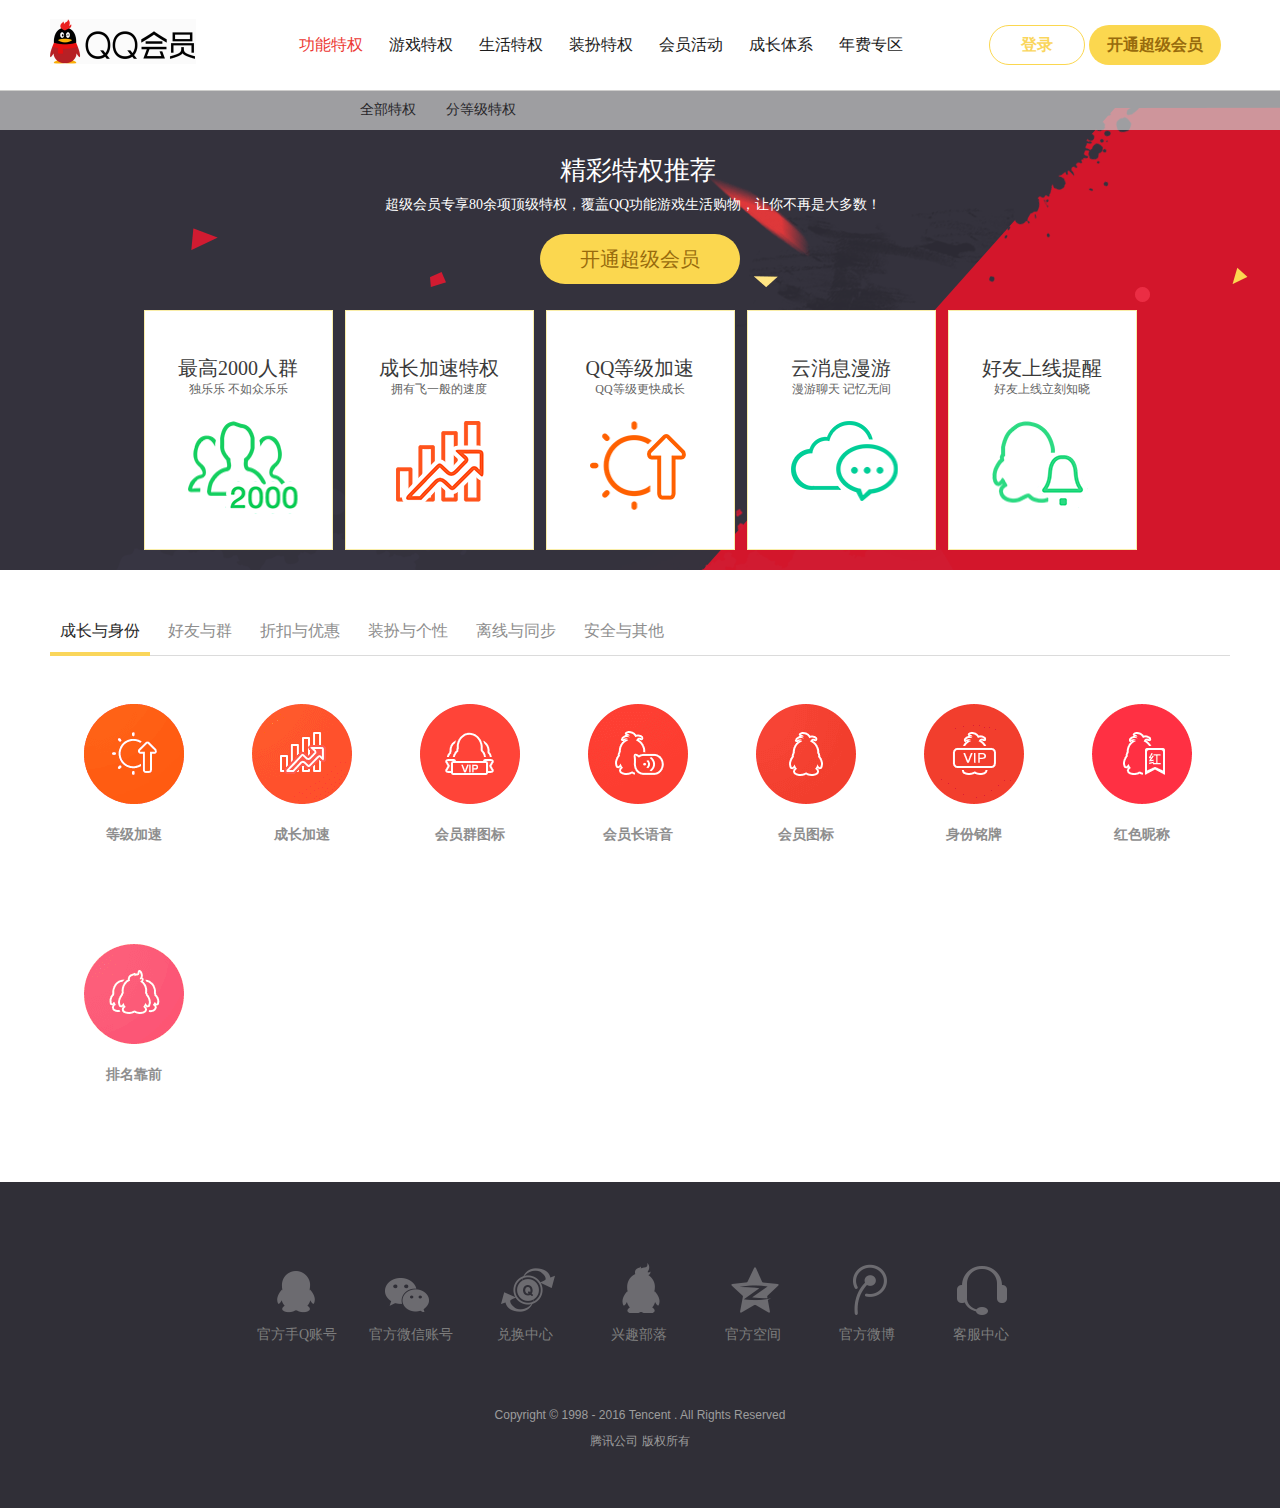
<file: qq.vip/function.html>
<!doctype html>
<html lang="en">
<head>
	<meta charset="UTF-8" />
	<title>function</title>
	<link href="css/qq.css" rel="stylesheet" />
	<script src="js/html5shiv.min.js"></script>
</head>
<body id="gbody">
	<header id="gheader">
		<div class="wrap clearfix">
			<div class="wrap clearfix">
				<div class="ghleft">
					<a href="index.html"><img src="img/glogo.png"/></a>
				</div>
				<ul class="nav gnav clearfix">
					<li class="active">
						<a href="function.html" class="active">功能特权</a>
						<nav class="subNav">
							<div class="wrap swrap subNav3">
								<a href="#">全部特权</a>
								<a href="#">分等级特权</a>
							</div>
						</nav>
					</li>
					<li>
						<a href="game.html" >游戏特权</a>
					</li>
					<li>
						<a href="life.html">生活特权</a>
					</li>
					<li>
						<a href="decoration.html">装扮特权</a>
					</li>
					<li>
						<a href="member.html">会员活动</a>
						<nav class="subNav">
							<div class="wrap swrap subNav1">
								<a href="#">全部活动</a>
								<a href="#">靓号站</a>
							</div>
						</nav>
					</li>
					<li>
						<a href="#">成长体系</a>
						<nav class="subNav">
							<div class="wrap swrap subNav2">
								<a href="#">任务中心</a>
								<a href="#">积分乐园</a>
								<a href="#">排名中心</a>
							</div>
						</nav>
					</li>
					<li>
						<a href="consume.html">年费专区</a>
					</li>
				</ul>
				<div class="ihright clearfix">
					<a href="#"><span class="ibutton">登录</span></a>
					<a href="#" class="ibutton1">开通超级会员</a>
				</div>
			</div>
		</div>
	</header>
	<div class="fbanner">
		<div class="wrap clearfix">
			<h2>精彩特权推荐</h2>
			<p>超级会员专享80余项顶级特权，覆盖QQ功能游戏生活购物，让你不再是大多数！</p>
			<a href="#">开通超级会员</a>
			<ul id="flist" class="clearfix">
				<li>
					<h3>最高2000人群</h3>
					<p>独乐乐 不如众乐乐</p>
					<div class="fc fgreen">
						<div class="fimg1"></div>
						<div class="fimg2"></div>
					</div>
				</li>
				<li>
					<h3>成长加速特权</h3>
					<p>拥有飞一般的速度</p>
					<div class="fc fred">
						<div class="fimg1"></div>
						<div class="fimg2"></div>
					</div>
				</li>
				<li>
					<h3>QQ等级加速</h3>
					<p>QQ等级更快成长</p>
					<div class="fc fred2">
						<div class="fimg1"></div>
						<div class="fimg2"></div>
					</div>
				</li>
				<li>
					<h3>云消息漫游</h3>
					<p>漫游聊天 记忆无间</p>
					<div class="fc fgreen2">
						<div class="fimg1"></div>
						<div class="fimg2"></div>
					</div>
				</li>
				<li>
					<h3>好友上线提醒</h3>
					<p>好友上线立刻知晓</p>
					<div class="fc fgreen3">
						<div class="fimg1"></div>
						<div class="fimg2"></div>
					</div>
				</li>
			</ul>
		</div>
	</div>
	<section class="fcon">
		<nav class="fnav">
			<a href="javascript:;" class="factive">成长与身份</a>
			<a href="javascript:;">好友与群</a>
			<a href="javascript:;">折扣与优惠</a>
			<a href="javascript:;">装扮与个性</a>
			<a href="javascript:;">离线与同步</a>
			<a href="javascript:;">安全与其他</a>
		</nav>
		<section class="fcontent">
			<div class="mshow">
				<ul class=" list1 clearfix">
					<li>
						<a href="javascript:;">
							<span></span>
							<h3>等级加速</h3>
						</a>
					</li>
					<li>
						<a href="javascript:;">
							<span></span>
							<h3>成长加速</h3>
						</a>
					</li>
					<li>
						<a href="javascript:;">
							<span></span>
							<h3>会员群图标</h3>
						</a>
					</li>
					<li>
						<a href="javascript:;">
							<span></span>
							<h3>会员长语音</h3>
						</a>
					</li>
					<li>
						<a href="javascript:;">
							<span></span>
							<h3>会员图标</h3>
						</a>
					</li>
					<li>
						<a href="javascript:;">
							<span></span>
							<h3>身份铭牌</h3>
						</a>
					</li>
					<li>
						<a href="javascript:;">
							<span></span>
							<h3>红色昵称</h3>
						</a>
					</li>
					<li>
						<a href="javascript:;">
							<span></span>
							<h3>排名靠前</h3>
						</a>
					</li>
				</ul>
			</div>
			<div class="mlist">
				<ul class="list2 clearfix">
					<li>
						<a href="javascript:;">
							<span></span>
							<h3>特别关心</h3>
						</a>
					</li>
					<li>
						<a href="javascript:;">
							<span></span>
							<h3>特别关心</h3>
						</a>
					</li>
					<li>
						<a href="javascript:;">
							<span></span>
							<h3>群克隆</h3>
						</a>
					</li>
					<li>
						<a href="javascript:;">
							<span></span>
							<h3>好友上线提醒</h3>
						</a>
					</li>
					<li>
						<a href="javascript:;">
							<span></span>
							<h3>好友恢复</h3>
						</a>
					</li>
					<li>
						<a href="javascript:;">
							<span></span>
							<h3>群@全体成员</h3>
						</a>
					</li>
					<li>
						<a href="javascript:;">
							<span></span>
							<h3>最高2000人群</h3>
						</a>
					</li>
					<li>
						<a href="javascript:;">
							<span></span>
							<h3>更高好友上限</h3>
						</a>
					</li>
					<li>
						<a href="javascript:;">
							<span></span>
							<h3>会员群特权</h3>
						</a>
					</li>
					<li>
						<a href="javascript:;">
							<span></span>
							<h3>好友分组</h3>
						</a>
					</li>
					<li>
						<a href="javascript:;">
							<span></span>
							<h3>会员超级群</h3>
						</a>
					</li>
				</ul>
			</div>
			<div class='mlist'>
				<ul class="list3 clearfix">
					<li>
						<a href="javascript:;">
							<span></span>
							<h3>靓号抵用券</h3>
						</a>
					</li>
					<li>
						<a href="javascript:;">
							<span></span>
							<h3>充值Q点/Q币9.1折起</h3>
						</a>
					</li>
					<li>
						<a href="javascript:;">
							<span></span>
							<h3>动漫折扣</h3>
						</a>
					</li>
					<li>
						<a href="javascript:;">
							<span></span>
							<h3>免费阅读</h3>
						</a>
					</li>
					<li>
						<a href="javascript:;">
							<span></span>
							<h3>阅读折扣</h3>
						</a>
					</li>
					
				</ul>
			</div>
			<div class="mlist">
				<ul class="list4 clearfix">
					<li>
						<a href="javascript:;">
							<span></span>
							<h3>表情漫游</h3>
						</a>
					</li>
					<li>
						<a href="javascript:;">
							<span></span>
							<h3>涂鸦表情</h3>
						</a>
					</li>
					<li>
						<a href="javascript:;">
							<span></span>
							<h3>超级表情</h3>
						</a>
					</li>
					<li>
						<a href="javascript:;">
							<span></span>
							<h3>签名表情</h3>
						</a>
					</li>
					<li>
						<a href="javascript:;">
							<span></span>
							<h3>会员头像</h3>
						</a>
					</li>
					<li>
						<a href="javascript:;">
							<span></span>
							<h3>QQ皮肤特权</h3>
						</a>
					</li>
					<li>
						<a href="javascript:;">
							<span></span>
							<h3>资料卡皮肤</h3>
						</a>
					</li>
					<li>
						<a href="javascript:;">
							<span></span>
							<h3>多彩气泡</h3>
						</a>
					</li>
					<li>
						<a href="javascript:;">
							<span></span>
							<h3>个性名片</h3>
						</a>
					</li>
					<li>
						<a href="javascript:;">
							<span></span>
							<h3>魔法表情</h3>
						</a>
					</li>
					<li>
						<a href="javascript:;">
							<span></span>
							<h3>视频美化</h3>
						</a>
					</li>
				</ul>
			</div>
			<div class="mlist">
				<ul class="list5 clearfix">
					<li>
						<a href="javascript:;">
							<span></span>
							<h3>VIP邮箱特权</h3>
						</a>
					</li>
					<li>
						<a href="javascript:;">
							<span></span>
							<h3>网络相册</h3>
						</a>
					</li>
					<li>
						<a href="javascript:;">
							<span></span>
							<h3>文件中转站</h3>
						</a>
					</li>
					<li>
						<a href="javascript:;">
							<span></span>
							<h3>移动在线</h3>
						</a>
					</li>
					<li>
						<a href="javascript:;">
							<span></span>
							<h3>专属客服</h3>
						</a>
					</li>
					<li>
						<a href="javascript:;">
							<span></span>
							<h3>云消息服务</h3>
						</a>
					</li>
					<li>
						<a href="javascript:;">
							<span></span>
							<h3>离线传文件</h3>
						</a>
					</li>
					<li>
						<a href="javascript:;">
							<span></span>
							<h3>急速下载</h3>
						</a>
					</li>
				</ul>
			</div>
			<div class ="mlist">
				<ul class="list6 clearfix">
					<li>
						<a href="javascript:;">
							<span></span>
							<h3>手机设置头像</h3>
						</a>
					</li>
					<li>
						<a href="javascript:;">
							<span></span>
							<h3>手机设置个人资料</h3>
						</a>
					</li>
					<li>
						<a href="javascript:;">
							<span></span>
							<h3>离线消息手机通知</h3>
						</a>
					</li>
					<li>
						<a href="javascript:;">
							<span></span>
							<h3>手机查找在线好友</h3>
						</a>
					</li>
					<li>
						<a href="javascript:;">
							<span></span>
							<h3>体贴登录提醒</h3>
						</a>
					</li>
					<li>
						<a href="javascript:;">
							<span></span>
							<h3>过滤广告</h3>
						</a>
					</li>
				</ul>
			</div>
		</section>
	</section>
	<section class="ibody gbody dbody cbody fbody">
		<div class="wrap">
			<ul class="blist">
				<li class="ibody1">
					<a href="#">
						<span class="ipic1"></span>
						<span class="ipic2"></span>
						<span class="ibname">官方手Q账号</span>
					</a>
				</li>
				<li class="ibody2">
					<a href="#">
						<span class="ipic1"></span>
						<span class="ipic3"></span>
						<span class="ibname">官方微信账号</span>
					</a>
				</li>
				<li class="ibody3">
					<a href="#">
						<span class="ipic1"></span>
						<span class="ibname">兑换中心</span>
					</a>
				</li>
				<li class="ibody4">
					<a href="#">
						<span class="ipic1"></span>
						<span class="ibname">兴趣部落</span>
					</a>
				</li>
				<li class="ibody5">
					<a href="#">
						<span class="ipic1"></span>
						<span class="ibname">官方空间</span>
					</a>
				</li>
				<li class="ibody6">
					<a href="#">
						<span class="ipic1"></span>
						<span class="ibname">官方微博</span>
					</a>
				</li>
				<li class="ibody7">
					<a href="#">
						<span class="ipic1"></span>
						<span class="ibname">客服中心</span>
					</a>
				</li>
			</ul>
		</div>
	</section>
	<div class="itr gtr">
		<p>Copyright © 1998 - 2016 Tencent . All Rights Reserved</p>
		<p>腾讯公司 版权所有</p>
	</div>
	
	<script>
		var as = document.querySelectorAll('.fnav a'); 
		var divs = document.querySelectorAll('.fcontent div');
		for(var i = 0; i < as.length; i++) {
			as[i].index = i;
			as[i].onclick =function() {
				for(var i = 0; i < as.length; i++) {
					as[i].className = "";
					divs[i].className = "mlist";
				}
				this.className = "factive ";
				divs[this.index].className = "mshow";
//						now = this.index;
			};
		}
	</script>
</body>
</html>
</file>
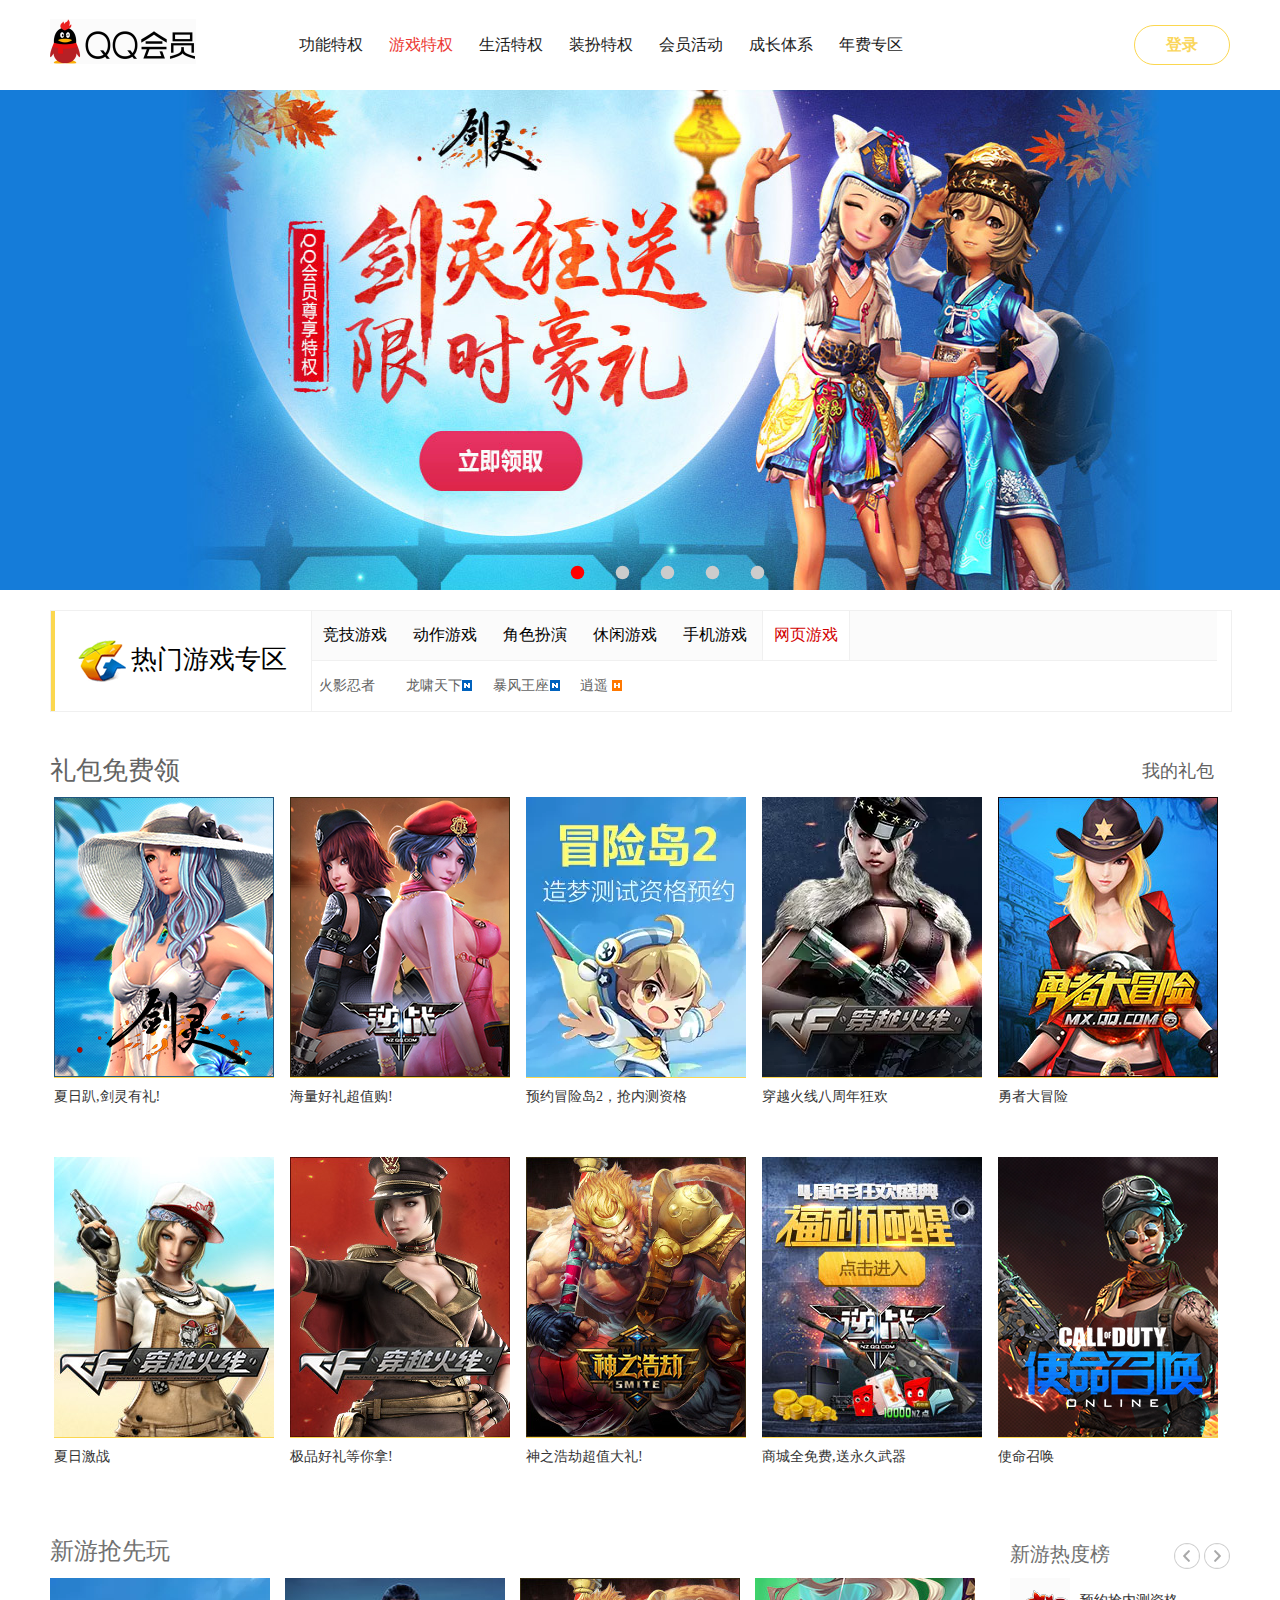
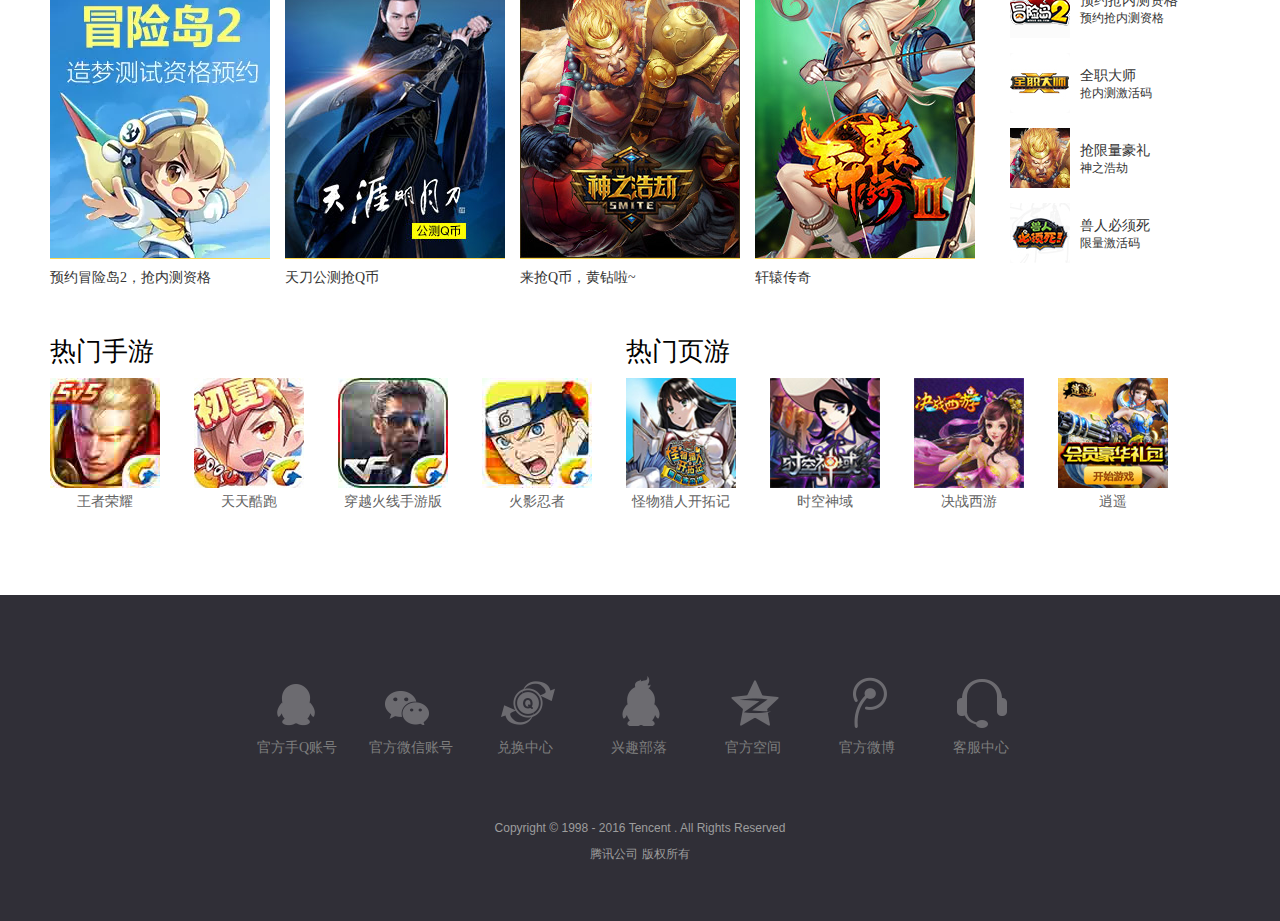
<file: qq.vip/game.html>
<!DOCTYPE html>
<html>
	<head>
		<meta charset="UTF-8">
		<title></title>
		<link href="css/qq.css" rel="stylesheet" />
		<script src="js/html5shiv.min.js"></script>
		<script>
			window.onload = function() {
				var wrap = document.querySelector('.dbanner');
				var img = document.querySelector('.dimg');
				var lis1 = img.getElementsByTagName('li');
				var navs = document.querySelector('.dnavs');
				var lis = navs.getElementsByTagName('li');
				var imgs = img.getElementsByTagName('img');
				var sImg = navs.getElementsByTagName('img');
				var now = 0;
				var img1 = [
					"img/gbanner1.jpg",
					"img/gbanner2.jpg",
					"img/gbanner3.jpg",
					"img/gbanner4.jpg",
					"img/gbanner5.jpg"
				];
				var c = [
					"#157cd9",
					"#feaf38",
					"#070f33",
					"#002b82",
					"#424c91"
				];
				var timer = 0;
				timer = setInterval(next,4000);

				for(var i = 0; i < img1.length; i++) {
					img.innerHTML += '<li style="background:'+ c[i] +'"><img src="'+img1[i]+'"/></li>';
					navs.innerHTML += '<li></li>';
				}
				show();
				
				for(var i = 0; i < img1.length; i++) {
					lis[i].index = i;
					lis[i].onmouseover = function() {
						now = this.index;
						show();
						clearInterval(timer);
					};
					lis[i].onmouseout = function(){
						timer = setInterval(next,3000);
					};
				}
				function show() {
					for(var i =0; i < imgs.length; i++) {
						lis1[i].style.opacity = 0;
						lis[i].className = "";
					}
					
					lis1[now].style.opacity = 1;
					lis[now].className = "active";
					
				}
				function next() {
					for(var i =0; i < imgs.length; i++) {
						lis1[i].style.opacity = 0;
						lis[i].className = "";
					}
					now++;
					if(now > lis.length-1) {
						now = 0;
					}
					lis[now].className = "active";
					lis1[now].style.opacity = 1;
				

				};

			};
		</script>
	</head>
	<body id="gbody">
		<header id="gheader">
			<div class="wrap clearfix">
				<div class="ghleft">
					<a href="index.html"><img src="img/glogo.png"/></a>
				</div>
				<ul class="nav gnav clearfix">
					<li>
						<a href="function.html" class="">功能特权</a>
						<nav class="subNav">
							<div class="wrap swrap subNav3">
								<a href="#">全部特权</a>
								<a href="#">分等级特权</a>
							</div>
						</nav>
					</li>
					<li>
						<a href="game.html" class="active">游戏特权</a>
					</li>
					<li>
						<a href="life.html">生活特权</a>
					</li>
					<li>
						<a href="decoration.html">装扮特权</a>
					</li>
					<li>
						<a href="member.html">会员活动</a>
						<nav class="subNav">
							<div class="wrap swrap subNav1">
								<a href="#">全部活动</a>
								<a href="#">靓号站</a>
							</div>
						</nav>
					</li>
					<li>
						<a href="#">成长体系</a>
						<nav class="subNav">
							<div class="wrap swrap subNav2">
								<a href="#">任务中心</a>
								<a href="#">积分乐园</a>
								<a href="#">排名中心</a>
							</div>
						</nav>
					</li>
					<li>
						<a href="consume.html">年费专区</a>
					</li>
				</ul>
				<div class="hright">
					<a href="#"><span class="ibutton">登录</span></a>
				</div>
			</div>
		</header>
		<section class="dbanner">
			<ul class="dimg"></ul>
			<ul class="dnavs"></ul>
		</section>
		<section class="wrap">
			<div class="gchoice clearfix">
				<div class="gcleft clearfix">
					<img src="img/gclPic.png" />
					<h2>热门游戏专区</h2>
					<span class="gdash"></span>
				</div>
				<div class="gcright">
					<nav class="gcnav1">
						<a href="#">竞技游戏</a>
						<a href="#">动作游戏</a>
						<a href="#">角色扮演</a>
						<a href="#">休闲游戏</a>
						<a href="#">手机游戏</a>
						<a href="#" class="active">网页游戏</a>
					</nav>					<nav class="gcnav2">
						<a href="#">火影忍者</a>
						<a href="#"> 龙啸天下<span class="gcnavbg"></span></a>
						<a href="#">暴风王座<span class="gcnavbg1"></span></a>
						<a href="#">逍遥<span class="gcnavbg2"></span></a>
					</nav>
				</div>
			</div>
		</section>
		<section class="ggift">
			<div class="wrap clearfix">
				<div class="ggtitle clearfix">
					<h2>礼包免费领</h2>
					<h3>我的礼包</h3>
				</div>
				<ul>
					<li>
						<a href="#"><img src="img/gift1.png" /></a>
						<span class="ggdash"></span>
						<p><a href="#">夏日趴,剑灵有礼!</a></p>
					</li>
					<li>
						<a href="#"><img src="img/gift2.png" /></a>
						<span class="ggdash"></span>
						<p><a href="#">海量好礼超值购!</a></p>
					</li>
					<li>
						<a href="#"><img src="img/gift3.png" /></a>
						<span class="ggdash"></span>
						<p><a href="#">预约冒险岛2，抢内测资格</a></p>
					</li>
					<li>
						<a href="#"><img src="img/gift4.png" /></a>
						<span class="ggdash"></span>
						<p><a href="#">穿越火线八周年狂欢</a></p>
					</li>
					<li>
						<a href="#"><img src="img/gift5.png" /></a>
						<span class="ggdash"></span>
						<p><a href="#">勇者大冒险</a></p>
					</li>
					<li>
						<a href="#"><img src="img/gift6.png" /></a>
						<span class="ggdash"></span>
						<p><a href="#">夏日激战</a></p>
					</li>
					<li>
						<a href="#"><img src="img/gift7.png" /></a>
						<span class="ggdash"></span>
						<p><a href="#">极品好礼等你拿!</a></p>
					</li>
					<li>
						<a href="#"><img src="img/gift8.png" /></a>
						<span class="ggdash"></span>
						<p><a href="#">神之浩劫超值大礼!</a></p>
					</li>
					<li>
						<a href="#"><img src="img/gift9.png" /></a>
						<span class="ggdash"></span>
						<p><a href="#">商城全免费,送永久武器</a></p>
					</li>
					<li>
						<a href="#"><img src="img/gift10.png" /></a>
						<span class="ggdash"></span>
						<p><a href="#">使命召唤</a></p>
					</li>
				</ul>
			</div>
		</section>
		<section class="gplay">
			<div class="wrap clearfix">
				<div class="gpleft clearfix">
					<h2>新游抢先玩</h2>
					<ul>
						<li>
							<a href="#"><img src="img/play1.png" /></a>
							<span class="gpdash"></span>
							<p><a href="#">预约冒险岛2，抢内测资格</a></p>
						</li>
						<li>
							<a href="#"><img src="img/play2.png" /></a>
							<span class="gpdash"></span>
							<p><a href="#">天刀公测抢Q币</a></p>
						</li>
						<li>
							<a href="#"><img src="img/play3.png" /></a>
							<span class="gpdash"></span>
							<p><a href="#">来抢Q币，黄钻啦~</a></p>
						</li>
						<li>
							<a href="#"><img src="img/play4.png" /></a>
							<span class="gpdash"></span>
							<p><a href="#">轩辕传奇</a></p>
						</li>
					</ul>
				</div>
				<div class="gpright clearfix">
					<h3>新游热度榜</h3>
					<span class="gpbg1"></span>
					<span class="gpbg2"></span>
					<ul>
						<li class="clearfix">
							<img src="img/play5.png" />
							<div class="gprright">
								<h4><a href="#">预约抢内测资格</a></h4>
								<p><a href="#">预约抢内测资格</a></p>
							</div>
						</li>
						<li class="clearfix">
							<img src="img/play6.png" />
							<div class="gprright">
								<h4><a href="#">全职大师</a></h4>
								<p><a href="#">抢内测激活码</a></p>
							</div>
						</li>
						<li class="clearfix">
							<img src="img/play7.png" />
							<div class="gprright">
								<h4><a href="#">抢限量豪礼</a></h4>
								<p><a href="#">神之浩劫</a></p>
							</div>
						</li>
						<li class="clearfix">
							<img src="img/play8.png" />
							<div class="gprright">
								<h4><a href="#">兽人必须死</a></h4>
								<p><a href="#">限量激活码</a></p>
							</div>
						</li>
					</ul>
				</div>
			</div>
		</section>
		<section class="ghot">
			<div class="wrap clearfix">
				<div class="gholeft">
					<h2>热门手游</h2>
					<ul class="clearfix">
						<li>
							<a href="#">
								<!--<img src="img/ghot1.png"/>-->
								<span class="ghotpic ghot1"></span>
								<span>王者荣耀</span>
							</a>
						</li>
						<li>
							<a href="#">
								<span class="ghotpic ghot2"></span>
								<span>天天酷跑</span>
							</a>
						</li>
						<li>
							<a href="#">
								<span class="ghotpic ghot3"></span>
								<span>穿越火线手游版</span>
							</a>
						</li>
						<li>
							<a href="#">
								<span class="ghotpic ghot4"></span>
								<span>火影忍者</span>
							</a>
						</li>
					</ul>
				</div>
				<div class="ghoright">
					<h2>热门页游</h2>
					<ul class="clearfix">
						<li>
							<a href="#"><img src="img/ghot5.png"/></a>
							<p><a href="#">怪物猎人开拓记</a></p>
						</li>
						<li>
							<a href="#"><img src="img/ghot6.png"/></a>
							<p><a href="#">时空神域</a></p>
						</li>
						<li>
							<a href="#"><img src="img/ghot7.png"/></a>
							<p><a href="#">决战西游</a></p>
						</li>
						<li>
							<a href="#"><img src="img/ghot8.png"/></a>
							<p><a href="#">逍遥</a></p>
						</li>
					</ul>
				</div>
			</div>
		</section>
		<section class="ibody gbody">
			<div class="wrap">
				<ul class="blist">
					<li class="ibody1">
						<a href="#">
							<span class="ipic1"></span>
							<span class="ipic2"></span>
							<span class="ibname">官方手Q账号</span>
						</a>
					</li>
					<li class="ibody2">
						<a href="#">
							<span class="ipic1"></span>
							<span class="ipic3"></span>
							<span class="ibname">官方微信账号</span>
						</a>
					</li>
					<li class="ibody3">
						<a href="#">
							<span class="ipic1"></span>
							<span class="ibname">兑换中心</span>
						</a>
					</li>
					<li class="ibody4">
						<a href="#">
							<span class="ipic1"></span>
							<span class="ibname">兴趣部落</span>
						</a>
					</li>
					<li class="ibody5">
						<a href="#">
							<span class="ipic1"></span>
							<span class="ibname">官方空间</span>
						</a>
					</li>
					<li class="ibody6">
						<a href="#">
							<span class="ipic1"></span>
							<span class="ibname">官方微博</span>
						</a>
					</li>
					<li class="ibody7">
						<a href="#">
							<span class="ipic1"></span>
							<span class="ibname">客服中心</span>
						</a>
					</li>
				</ul>
			</div>
		</section>
		<div class="itr gtr">
			<p>Copyright © 1998 - 2016 Tencent . All Rights Reserved</p>
			<p>腾讯公司 版权所有</p>
		</div>
	</body>
</html>
</file>
<file: css/css.css>
@font-face {
		font-family: 'HutRounded-Bold';
		src: url('../font/HutRounded-Bold.eot');
		src: local('â˜º'), url('../font/HutRounded-Bold.woff') format('woff'), url('../font/HutRounded-Bold.ttf') format('truetype'), url('../font/HutRounded-Bold.svg') format('svg');
		font-weight: normal;
		font-style: normal;
	}

	
	h2{height:30px;width:100%;margin:0;padding:0;font-size: 40px;font-weight:bold;text-align: center;font-family: "HutRounded-Bold"; color:#fff;padding-top: 45px;letter-spacing: 3px;}
	
	
	html{height:100%;overflow: hidden;}
	body{background:--#222;background:url(../img/bg.png) center no-repeat #222;height:100%;overflow: hidden;padding:0;margin:0;}
	header{height:100px;width:100%;margin:0 auto;background: url(../img/headerbg.gif) 0 0 repeat-x;margin-left:0px;}
	.logo{height:100px;width:236px;float:left;-webkit-transform-style:preserve-3d;-webkit-perspective:1500;margin-left: -40px;-webkit-transform:scale(0.9,0.9);margin-top: -10px}
	.logopic img{width:140px;}
	.logopic{position: absolute;left:40px; top:18px;
	-webkit-animation-name: logopicanimate;
		-webkit-animation-duration: 8s;
		-webkit-animation-timing-function: linear;
		
		-webkit-animation-iteration-count: infinite;
		-webkit-animation-direction: alternate;
		-webkit-animation-play-state: running;
	}

	@-webkit-keyframes logopicanimate 
	{
	0%   {opacity: 0.5}
	
	20%  {opacity: 1}
	40%	 {opacity: 0.5}
	80% {opacity: 1}
	100%  {opacity: 0.5}
	}
	.logo img222{width:236px;height:100px;-webkit-transform:translateZ(180px) rotateY(45deg);}
	nav{float:right;padding-right:200px;height:50px;line-height: 50px;}
	nav .navdiv{float:left;width: 142px;height:75px;background:url(../img/navbg.png) 0 -3px no-repeat;float:left;font-family:"HutRounded-Bold";font-size: 20px;text-align: center;cursor: pointer;line-height: 68px; -webkit-transition:0.3s;position: relative;text-decoration: none;}
	
	nav .navdiv a{color:#444647;text-decoration: none;text-shadow: rgba(0,0,0,0.4) 2px 2px 2px;-webkit-transition:0s}
	nav .navdiv:hover{background:url(../img/navbga.png) 0 0 no-repeat;-webkit-transition:0.3s;}
	nav .navdiv:hover a{ background:-webkit-gradient(linear, 0% 0%, 0% 100%,from(#F0F0EF),to(#838383)); color: transparent; -webkit-text-fill-color: transparent;-webkit-background-clip: text;text-shadow:none;-webkit-transition:0.3s;}	
	nav input{height:50px;width:50px;margin-left:20px;outline: none;border-radius: 50%;background:yellow;font-family: "HutRounded-Bold";}
	.left{height:400px;width:100px;position: absolute;top:50px;left:20px;z-index: 1;display:none;}
	.left p{font-size:30px;margin:0;padding:0;width:30px;margin:0 auto;padding-top:100px;}
	
	.inner{height:390px;width:620px;;border-radius: 20px;font-size: 30px;border:0;	
		border-color:transparent;border-width: 0 0 0 1px;border-style: solid;border-color: #bbb;
		-webkit-transform-origin:50% 50%;
		-webkit-transition:0.5s;
		-webkit-transform:translateZ(180px) rotateY(35deg);
		-webkit-box-reflect:below 0 -webkit-linear-gradient(bottom,rgba(0,0,0,0.6),rgba(0,0,0,0) 50px);overflow: hidden;cursor: pointer;background: #15191F url(../img/loading.gif) center no-repeat;}
	.inner img{width:100%;}
	.outer{height:460px;width:620px;
		-webkit-transform-style:preserve-3d;
		-webkit-perspective:1500;
		-webkit-transform:scale(0.28,0.28) translate(-1500px,0px);
		z-index:94;
		
		position: absolute;
		left:280px;
		top:130px;
		background:none;
		}
	#coming{background: url(../img/small-load.gif)center no-repeat;margin-top:85px;height:100%;width:100%;}
	.right{height:170px;width:400px;position: absolute;top:160px;right:90px; padding-left:30px;padding-top:20px;}
	.contro{height:300px;width:400px;display:none;position: absolute;right:0;top:10px;overflow: hidden;color: #fff}
	.contro p{font-size:12px;color:#636363;font-family: "HutRounded-Bold";padding:22px 0;opacity: 0;margin:0;}
	.contro h1{padding:0;margin:0;height:20px;width:100%;background:--url(../img/line.png) no-repeat 0 20px;font-weight: normal;display: none;font-size: 24px;line-height: 20px;font-weight: bold;}
	.contro h1 span{position: relative;display: inline-block ;float:left;top:-40px;font-family: "å¾®è½¯é›…é»‘";}
	.contro h3{padding:0;margin:0;position: relative;top:20px;opacity: 0;clear:both;font-family: "å¾®è½¯é›…é»‘";font-weight: normal;font-size: 10px;line-height: 20px;}
	.contro a{display:block;width:70px;height:70px;border-radius: 50%;position: absolute;bottom: 20px;left:18px;background:#EB2D2F url(../img/link.png) center no-repeat;-webkit-transform:matrix(0,0,0,0,0,0);}
	.contro a:hover{

		-webkit-animation-name: ahover;
		-webkit-animation-duration: 0.5s;
		-webkit-animation-timing-function: linear;
		
		-webkit-animation-iteration-count: 1;
		-webkit-animation-direction: alternate;
		-webkit-animation-play-state: running;}
	
	@-webkit-keyframes ahover 
	{
	0%   {-webkit-transform:scale(1,1);}
	
	50%  {-webkit-transform:scale(1.3,1.3);}
	
	100% {-webkit-transform:scale(1,1);}
	}

	.pop{width:660px;height:400px;z-index: 9999;position: absolute;-webkit-transition:0.5s;-webkit-transform:translateZ(380px) rotate(90deg)  rotateX(90deg) scale(0.8,0.8);z-index:999;padding-top:40px;}
	.popbg{ background:-webkit-linear-gradient(#fff 100px,#ccc);position: absolute;width:700px;height:350px;z-index: 999;position: absolute;-webkit-transition:0.5s;-webkit-transform:translateZ(280px) rotate(90deg)  rotateX(90deg) scale(0.8,0.8);z-index:999;padding-top:20px;margin-top:20px;box-shadow: 0 10px 90px #000;opacity: 0;}
	.pop p{width:611px;position: relative;margin:0 auto;margin-top:40px;font-family:"å¾®è½¯é›…é»‘";font-size:14px; padding:0;text-indent: 2rem;line-height: 26px;left:30px;letter-spacing: 1px}
	.pop .poptitle{width:255px;height:94px;background:url(../img/poptitlebg.png) no-repeat;position: absolute;top:0;left:0;line-height:94px;font-size: 30px;text-align: center;color:#fff;font-family:"HutRounded-Bold";letter-spacing: 2px;}
	#shade{width: 100%;height:100%;position: absolute;top:0;left:0;z-index:999;-webkit-transform:translateZ(370px);background: -webkit-radial-gradient(rgba(0,0,0,1),rgba(0,0,0,0.4));-webkit-transition:1s;opacity: 0;}
	.out{display:none;position: absolute;top:0;left:0;width:100%;height:100%;overflow: hidden;height:100%;-webkit-transform:translateZ(10000px);z-index: 999;-webkit-transform-style:preserve-3d;
		-webkit-perspective:1500;}
	.tohidden{height:27px;width:27px;background:url(../img/alertBoxClos.png);position: absolute;right:-30px;top:30px;padding:0;-webkit-transform:rotate(540deg);transition:1s;border:none;padding:0;margin:0;outline: none;cursor: pointer;}
	.tohidden:hover{-webkit-transform:rotate(0deg);}
	p.spp{margin-top:80px;font-size: 16px;}
	.menu{position: absolute;bottom:100px;right:50px;z-index: 100000;-webkit-transform:translateZ(1000px);}
	div#phone{position: relative;top:73px;left:35px;display:inline-block;width:167px;height:294px;overflow: hidden;}
	
	div.list{width:20px;height:20px;position: absolute;bottom:10px;right:10px;color:#fff;opacity: 0;background: #fff;cursor: pointer;}
	#list6{background:url(../img/mail.png) 0 0 no-repeat;}
	
	#list4{background:url(../img/phone.png) 0 0 no-repeat;}
	#list3{background:url(../img/self.png) 0 0 no-repeat;}
	
	#last{background:url(../img/bbb.png) 0 0 no-repeat;cursor: pointer;}
	div#last{-webkit-transform: rotate(180deg);transition:0s;opacity: 1;}
	div#phone p{width:100px;width:140px;text-align:center;position: relative;height:10px;line-height: 28px;margin:0;padding:0;left:-66px;top:0;font-size: 10px;color:#fff;opacity: 0;font-family: "å¾®è½¯é›…é»‘"}
	div#phone p.me{font-size: 16px;line-height: 20px;position: absolute;left:65px;top:265px;opacity: 1;text-align: left;}
</file>
<file: fenxingkeji/css/whole.css>
/*--清除样式--*/

html,
body,
div,
span,
iframe,
h1,
h2,
h3,
h4,
h5,
h6,
p,
blockquote,
pre,
a,
address,
big,
cite,
code,
del,
em,
font,
img,
ins,
small,
strong,
var,
b,
u,
i,
center,
dl,
dt,
dd,
ol,
ul,
li,
fieldset,
form,
label,
legend {
	margin: 0;
	padding: 0;
}

body {
	font-family: 微软雅黑, 黑体;
	font-size: 12px;
	color: #707070;
}

ol,
ul,
li {
	list-style: none outside none;
}

a {
	text-decoration: none;
	color: inherit;
}

img {
	border: none;
	vertical-align: middle;
}

table {
	border-collapse: collapse;
}

tr,
td,
th {
	padding: 0;
	margin: 0;
}

h1,
h2,
h3,
h4,
h5,
h6 {
	font-weight: normal;
	color: #474747;
	line-height: 100%;
}

h1 a,
h2 a,
h3 a,
h4 a,
h5 a,
h6 a {
	color: inherit;
}

i,
em,
b,
strong {
	font-style: normal;
	font-weight: normal;
}

input,
textarea,
select {
	padding: 0;
	border: 1px solid #CCC;
	font-family: inherit;
	outline: none;
	resize: none;
	background: none;
}
.clear {
	clear: both;
	height: 0;
	overflow: hidden;
}

.clearfix:after {
	content: "";
	clear: both;
	display: block;
}

.left {
	float: left;
}

.right {
	float: right;
}

.footer_f {
	position: fixed;
	left: 0;
	bottom: 0;
	width: 100%;
}

/*--public--*/
body {
	font-size: 14px;
	color: #707070;
	background: #000;
}

html,
body {
	height: 100%;
	box-sizing: border-box;
}

.block {
	width: 1230px;
	height: 100%;
	margin: 0 auto;
}

.header {
	position: fixed;
	left: 0;
	top: 0;
	right: 0;
	z-index: 3;
	padding: 25px 70px 0;
	height: 47px;
}

.header .logo {
	float: left;
	background: url(../image/logo.png) center center no-repeat;
	width: 356px;
	height: 100%;
	opacity: 0;
	margin-left: -50px;
	transition: all 0.7s ease-out 0s;
	-webkit-transition: all 0.7s ease-out 0s;
}

.loaded .header .logo {
	margin-left: 0;
	opacity: 1;
}

.header .r {
	float: right;
	height: 100%;
	margin-right: -50px;
	opacity: 0;
	position: relative;
	color: #fff;
	transition: all 0.7s ease-out 0s;
	-webkit-transition: all 0.7s ease-out 0s;
}

.loaded .header .r {
	margin-right: 0;
	opacity: 1;
}

.header .t {
	position: absolute;
	right: 85px;
	top: 0;
	padding-top: 8px;
	text-align: right;
}

.header .t .link {
	font-size: 12px;
}

.header .t .tel {
	font-size: 18px;
	font-family: Arial;
}

.header .menu {
	position: absolute;
	right: 0;
	top: 12px;
	width: 50px;
	cursor: pointer;
	height: 30px;
}

.header .menu i {
	float: right;
	border-top: 3px solid #fff;
	transition: all 0.2s ease-out 0s;
	-webkit-transition: all 0.2s ease-out 0s;
}

.header .menu i:nth-child(1) {
	width: 100%;
	position: absolute;
	right: 0;
	top: 0;
}

.header .menu i:nth-child(2) {
	width: 60%;
	position: absolute;
	right: 0;
	top: 14px;
}

.header .menu i:nth-child(3) {
	width: 85%;
	position: absolute;
	right: 0;
	top: 28px;
}

.header .menu:hover i {
	width: 80%;
}

.header .r.act {
	color: #333;
}

.header .r.act .menu i {
	border-color: #333;
}

.header .r.act i:nth-child(1) {
	transform: translate(0, 14px) rotate(45deg);
	width: 80%;
}

.header .r.act i:nth-child(2) {
	opacity: 0;
}

.header .r.act i:nth-child(3) {
	transform: translate(0, -14px) rotate(-45deg);
	width: 80%;
}

.nav_main {
	position: fixed;
	right: -465px;
	top: 0;
	bottom: 0;
	width: 465px;
	background: url(../image/bg_w.png);
	z-index: 2;
	box-shadow: 0 0 15px rgba(0, 0, 0, 0.3);
	transition: all 0.6s cubic-bezier(0, 1, 1, 1) 0s;
	-webkit-transition: all 0.6s cubic-bezier(0, 1, 1, 1) 0s;
}

.nav_main.show {
	right: 0;
}

.nav_main .inner {
	padding: 0 70px;
	position: absolute;
	left: 0;
	right: 0;
	top: 50%;
	transform: translateY(-50%);
	-webkit-transform: translateY(-50%);
}

.nav_main .d {
	position: relative;
}

.nav_main .d span {
	position: absolute;
	font-size: 72px;
	color: #ddd;
	right: 10%;
	bottom: 10%;
	transform: translate(-0%, 0%);
}

.nav_main .d:before {
	width: 0%;
	height: 0px;
	border: 1px solid #aaa;
	border-bottom: none;
	position: absolute;
	left: 0%;
	top: 0;
	content: "";
	opacity: 0;
}

.nav_main .d:after {
	width: 0%;
	height: 0px;
	border: 1px solid #aaa;
	border-top: none;
	position: absolute;
	right: 0%;
	bottom: 0;
	content: "";
	opacity: 0;
}

.nav_main .d:nth-child(even):before {
	right: 0;
	left: auto;
}

.nav_main .d:nth-child(even):after {
	left: 0;
	right: auto;
}

.nav_main .d:hover:before {
	animation: nav 0.5s cubic-bezier(0, 1, 1, 1) 0s 1 both;
	-webkit-animation: nav 0.5s cubic-bezier(0, 1, 1, 1) 0s 1 both;
}

.nav_main .d:hover:after {
	animation: nav 0.5s cubic-bezier(0, 1, 1, 1) 0s 1 both;
	-webkit-animation: nav 0.5s cubic-bezier(0, 1, 1, 1) 0s 1 both;
}

.nav_main .d a {
	display: block;
	padding: 50px 28px;
	color: #333;
	text-align: center;
	position: relative;
}

.nav_main .d h3 {
	font-size: 30px;
	font-family: '幼圆';
	color: #333;
}

.nav_main .d h3 i {
	display: inline-block;
	width: 5px;
	height: 5px;
	border-radius: 100%;
	vertical-align: middle;
	margin: 0 10px 4px;
	background: #333;
	line-height: 0;
}

.nav_main .d p {
	margin-top: 5px;
	line-height: 1.5;
}

@-webkit-keyframes nav {
	0% {
		width: 0%;
		height: 0;
	}
	1% {
		width: 0%;
		height: 0;
		opacity: 1;
	}
	50% {
		width: 100%;
		height: 0;
		opacity: 1;
	}
	100% {
		width: 100%;
		height: 30px;
		opacity: 1;
	}
}

@keyframes nav {
	0% {
		width: 0%;
		height: 0;
	}
	1% {
		width: 0%;
		height: 0;
		opacity: 1;
	}
	50% {
		width: 100%;
		height: 0;
		opacity: 1;
	}
	100% {
		width: 100%;
		height: 30px;
		opacity: 1;
	}
}

.footer {
	height: 82px;
	font-size: 12px;
	position: fixed;
	left: 0;
	bottom: 0;
	right: 0;
	padding: 0 70px 25px;
	color: #fff;
	opacity: 0;
	z-index: 1;
	transition: all 0.7s ease-out 0s;
	-webkit-transition: all 0.7s ease-out 0s;
	transform: translateY(50px);
	-webkit-transform: translateY(50px);
}

.loaded .footer {
	transform: translateY(0px);
	-webkit-transform: translateY(0px);
	opacity: 1;
}

.footer .left .d {
	float: left;
	padding-right: 80px;
	line-height: 1.8;
}

.footer .left2 {
	float: left;
	display: none;
	padding-top: 10px;
}

.footer .left2 .d {
	float: left;
	padding-right: 38px;
	line-height: 1.2;
}

.footer .m {
	display: none;
	text-align: center;
}

.footer .right {
	padding: 5px 0 0 0;
}

.footer .right .share a {
	width: 31px;
	height: 31px;
	display: inline-block;
	margin-left: 15px;
}

.footer .right .share a i {
	display: inline-block;
	background: url(../image/icon_share.png) left top no-repeat;
	border-radius: 100%;
	height: 100%;
	width: 100%;
}

.footer .right .share a.a1:hover i {
	background-position: 0 bottom;
}

.footer .right .share a.a2 i {
	background-position: -40px top;
}

.footer .right .share a.a2:hover i {
	background-position: -40px bottom;
}

.footer .right .share a.a3 i {
	background-position: -80px top;
}

.footer .right .share a.a3:hover i {
	background-position: -80px bottom;
}

.footer .right .share a.a4 i {
	background-position: -122px top;
}

.footer .right .share a.a4:hover i {
	background-position: -122px bottom;
}

.serv {
	position: fixed;
	top: 50%;
	z-index: 1;
	right: 92px;
	width: 41px;
	margin-top: -50px;
	transform: scale(0);
	-webkit-transform: scale(0);
	transition: all 0.7s cubic-bezier(0, 1.3, 0.7, 1) 0s;
	-webkit-transition: all 0.7s cubic-bezier(0, 1.3, 0.7, 1) 0s;
}

.loaded .serv {
	transform: scale(1);
	-webkit-transform: scale(1);
}

.serv a {
	background: url(../image/ico_pop.png) center center no-repeat;
	width: 41px;
	height: 44px;
	text-align: center;
	display: inline-block;
	margin: 5px 0;
}

.serv .a1:after {
	content: "";
	width: 100%;
	height: 100%;
	display: inline-block;
	background: url(../image/ico_tel.png) center center no-repeat;
	animation: tel 5s linear 0s infinite;
	-webkit-animation: tel 5s linear 0s infinite;
}

.serv .a2 {
	line-height: 39px;
}

.serv .a2 i {
	content: "";
	width: 7px;
	height: 7px;
	display: inline-block;
	margin: 0 1px;
	background: url(../image/ico_wx.png) left center no-repeat;
}

.serv .a2 i:nth-child(1) {
	animation: wx1 5s linear 0s infinite;
	-webkit-animation: wx1 5s linear 0s infinite;
}

.serv .a2 i:nth-child(2) {
	animation: wx2 5s linear 0s infinite;
	-webkit-animation: wx2 5s linear 0s infinite;
}

.serv .a2 i:nth-child(3) {
	animation: wx3 5s linear 0s infinite;
	-webkit-animation: wx3 5s linear 0s infinite;
}

@-webkit-keyframes tel {
	0% {
		-webkit-transform: rotate(0deg);
	}
	1% {
		-webkit-transform: rotate(-15deg);
	}
	5% {
		-webkit-transform: rotate(15deg);
	}
	8% {
		-webkit-transform: rotate(-9deg);
	}
	10% {
		-webkit-transform: rotate(0deg);
	}
	100% {
		-webkit-transform: rotate(0deg);
	}
}

@keyframes tel {
	0% {
		transform: rotate(0deg);
	}
	1% {
		transform: rotate(-15deg);
	}
	5% {
		transform: rotate(15deg);
	}
	8% {
		transform: rotate(-9deg);
	}
	10% {
		transform: rotate(0deg);
	}
	100% {
		transform: rotate(0deg);
	}
}

@-webkit-keyframes wx1 {
	0% {
		-webkit-transform: scale(0);
	}
	10% {
		-webkit-transform: scale(0);
	}
	11% {
		-webkit-transform: scale(1);
	}
	100% {
		-webkit-transform: scale(1);
	}
}

@keyframes wx1 {
	0% {
		transform: scale(0);
	}
	10% {
		transform: scale(0);
	}
	11% {
		transform: scale(1);
	}
	100% {
		transform: scale(1);
	}
}

@-webkit-keyframes wx2 {
	0% {
		-webkit-transform: scale(0);
	}
	15% {
		-webkit-transform: scale(0);
	}
	16% {
		-webkit-transform: scale(1);
	}
	100% {
		-webkit-transform: scale(1);
	}
}

@keyframes wx2 {
	0% {
		transform: scale(0);
	}
	15% {
		transform: scale(0);
	}
	16% {
		transform: scale(1);
	}
	100% {
		transform: scale(1);
	}
}

@-webkit-keyframes wx3 {
	0% {
		-webkit-transform: scale(0);
	}
	20% {
		-webkit-transform: scale(0);
	}
	21% {
		-webkit-transform: scale(1);
	}
	100% {
		-webkit-transform: scale(1);
	}
}

@keyframes wx3 {
	0% {
		transform: scale(0);
	}
	20% {
		transform: scale(0);
	}
	21% {
		transform: scale(1);
	}
	100% {
		transform: scale(1);
	}
}

.body {
	overflow: hidden;
	position: relative;
	height: 100%;
}

.body .a_l {
	background: url(../image/png1.png) center center no-repeat;
	position: absolute;
	left: 0;
	top: 50%;
	width: 69px;
	height: 136px;
	margin-top: -68px;
	z-index: 1;
	border-right: 3px solid #fff;
	clip: rect(68px 72px 68px 0);
	transition: all 0.7s ease-out 0s;
	-webkit-transition: all 0.7s ease-out 0s;
}

.body .a_l:hover {
	background-color: rgba(255, 255, 255, 0.15);
}

.body .a_l:after {
	content: "";
	position: absolute;
	right: -3px;
	top: 0;
	width: 3px;
	height: 100%;
	background: #4461a0;
	clip: rect(68px 3px 68px 0);
	transition: all 0.3s cubic-bezier(0, 1, 1, 1) 0s;
	-webkit-transition: all 0.3s cubic-bezier(0, 1, 1, 1) 0s;
}

.body .a_l:hover:after {
	clip: rect(0px 3px 136px 0);
}

.body .a_r {
	background: url(../image/png2.png) center center no-repeat;
	position: absolute;
	right: 0;
	top: 50%;
	width: 69px;
	height: 136px;
	;
	margin-top: -68px;
	z-index: 1;
	border-left: 3px solid #fff;
	clip: rect(68px 72px 68px 0);
	transition: all 0.7s ease-out 0s;
	-webkit-transition: all 0.7s ease-out 0s;
}

.body .a_r:hover {
	background-color: rgba(255, 255, 255, 0.15);
}

.body .a_r:after {
	content: "";
	position: absolute;
	left: -3px;
	top: 0;
	width: 3px;
	height: 100%;
	background: #4461a0;
	clip: rect(68px 3px 68px 0);
	transition: all 0.3s cubic-bezier(0, 1, 1, 1) 0s;
	-webkit-transition: all 0.3s cubic-bezier(0, 1, 1, 1) 0s;
}

.body .a_r:hover:after {
	clip: rect(0px 3px 136px 0);
}

.loaded .body .a_l {
	clip: rect(0 72px 136px 0);
}

.loaded .body .a_r {
	clip: rect(0 72px 136px 0);
}

.banner {
	width: 100%;
	height: 100%;
	position: absolute;
	left: 0;
	top: 0;
	right: 0;
	bottom: 0;
	overflow: hidden;
}

.banner .frame {
	position: relative;
	height: 100%;
	overflow: hidden;
}

.banner .child {
	position: absolute;
	left: 0;
	top: 0;
	width: 100%;
	height: 100%;
	background-position: center center;
	background-repeat: no-repeat;
	background-size: cover;
	z-index: -1;
}

.banner .vbg {
	position: absolute;
	left: 50%;
	top: 50%;
	width: 100%;
	height: 100%;
	display: none;
	transform: translate(-50%, -50%);
	-webkit-transform: translate(-50%, -50%);
}

.banner .vbgm {
	position: absolute;
	left: 0%;
	top: 0%;
	width: 100%;
	height: 100%;
	display: none;
}

.b_nav {
	position: absolute;
	left: 0;
	bottom: 50px;
	right: 0;
	text-align: center;
}

.b_nav i {
	display: inline-block;
	width: 13px;
	height: 13px;
	border: 2px solid #fff;
	border-radius: 100%;
	margin: 0 8px;
	cursor: pointer;
	line-height: 6px;
	vertical-align: middle;
	transition: all 0.3s linear 0s;
	-webkit-transition: all 0.3s linear 0s;
}

.b_nav i.now {
	box-shadow: 0 0 12px rgba(255, 255, 255, 0.8);
}

.b_nav i.now:after {
	content: "";
	width: 5px;
	height: 5px;
	border-radius: 100%;
	display: inline-block;
	background: #fff;
}

.main {
	position: absolute;
	left: 70px;
	top: 105px;
	right: 70px;
	bottom: 135px;
	background: rgba(255, 255, 255, 0);
}

.main .bdr {
	position: absolute;
	background: #ddd;
	transition: all 1s cubic-bezier(0, 1.3, 0.7, 1) 0s;
	-webkit-transition: all 1s cubic-bezier(0, 1.3, 0.7, 1) 0s;
}

.main .b1 {
	left: 0;
	top: 0;
	width: 1px;
	height: 1px;
}

.loaded .main .b1 {
	width: 100%;
}

.main .b2 {
	right: 0;
	top: 0;
	width: 1px;
	height: 1px;
}

.loaded .main .b2 {
	height: 100%;
}

.main .b3 {
	right: 0;
	bottom: 0;
	width: 1px;
	height: 1px;
}

.loaded .main .b3 {
	width: 100%;
}

.main .b4 {
	left: 0;
	bottom: 0;
	width: 1px;
	height: 1px;
}

.loaded .main .b4 {
	height: 100%;
}

.home {
	position: relative;
	height: 100%;
}

.titbox {
	position: absolute;
	left: 50%;
	top: 50%;
	text-align: center;
	color: #fff;
	width: 700px;
	cursor: default;
	display: none;
	transform: translate(-50%, -56%);
	-webkit-transform: translate(-50%, -56%);
}

.titbox:first-child {
	display: block;
}

.titbox h3 {
	font-size: 70px;
	font-family: Impact, Arial;
	color: #fff;
	text-transform: uppercase;
}

.titbox h4 {
	font-size: 42px;
	font-family: '幼圆';
	margin-top: 6px;
	color: #fff;
}

.titbox p {
	font-size: 20px;
	margin-top: 10px;
}

.titbox2 {
	position: absolute;
	left: 50%;
	top: 50%;
	text-align: center;
	color: #fff;
	width: 600px;
	cursor: default;
	opacity: 0;
	transform: translate(-50%, -50%);
	-webkit-transform: translate(-50%, -50%);
}

.s .titbox2 {
	animation: ht 4s linear 0.3s 1 both;
	-webkit-animation: ht 4s linear 0.3s 1 both;
}

.s.dly .titbox2 {
	animation-delay: 3s;
	-webkit-animation-delay: 3s;
}

.titbox2 h3 {
	font-size: 60px;
	font-family: Impact;
	color: #fff;
	text-transform: uppercase;
}

.titbox2 h4 {
	font-size: 42px;
	font-family: '幼圆';
	margin-top: 5px;
	color: #fff;
}

.titbox2 p {
	font-size: 20px;
	margin-top: 8px;
}

@-webkit-keyframes ht {
	0% {
		-webkit-transform: translate(-50%, -50%) scale(1);
		opacity: 0;
		filter: blur(0);
	}
	10% {
		-webkit-transform: translate(-50%, -48.5%) scale(1.05);
		opacity: 0.7;
		filter: blur(2px);
	}
	30% {
		-webkit-transform: translate(-50%, -46.5%) scale(1.3);
		opacity: 0;
		filter: blur(3px);
	}
	100% {
		-webkit-transform: translate(-50%, -46.5%) scale(1.3);
		opacity: 0;
		filter: blur(3px);
	}
}

@keyframes ht {
	0% {
		transform: translate(-50%, -50%) scale(1);
		opacity: 0;
		filter: blur(0);
	}
	10% {
		transform: translate(-50%, -48.5%) scale(1.05);
		opacity: 0.7;
		filter: blur(2px);
	}
	30% {
		transform: translate(-50%, -46.5%) scale(1.3);
		opacity: 0;
		filter: blur(3px);
	}
	100% {
		transform: translate(-50%, -46.5%) scale(1.3);
		opacity: 0;
		filter: blur(3px);
	}
}

#client {
	position: absolute;
	width: 1075px;
	bottom: 100px;
	left: 50%;
	margin-left: -537px;
}

#client .scroll {
	height: 80px;
	width: 203px;
	float: left;
	overflow: hidden;
	margin-left: 15px;
}

#client .scroll:first-child {
	margin-left: 0;
}

#client .child {
	height: 80px;
	color: #fff;
	overflow: hidden;
	cursor: pointer;
}

#client .child span {
	font-size: 20px;
	font-family: Arial, Helvetica, sans-serif;
	height: 80px;
	line-height: 36px;
	display: block;
	overflow: hidden;
	text-align: center;
}

#client .child span img {}

#client .child h2 {
	font-size: 14px;
	font-weight: normal;
	height: 18px;
	padding-left: 150px;
	margin-top: 15px;
}

#client .child h3 {
	font-size: 10px;
	font-family: Arial, Helvetica, sans-serif;
	text-transform: uppercase;
	font-weight: normal;
	height: 32px;
	padding-left: 150px;
}

#client .child p {
	line-height: 130%;
}

.about {
	background: #000;
}

.aboutshadow {
	position: fixed;
	left: 0;
	top: 0;
	right: 0;
	bottom: 0;
	background: rgba(0, 0, 0, 0.3);
}

.about .content {
	position: absolute;
	left: 50%;
	top: 50%;
	width: 1000px;
	height: 410px;
	margin: -205px 0 0 -500px;
	color: #fff;
	text-align: center;
}

.about .content h1 {
	font-family: Impact, Haettenschweiler, "Franklin Gothic Bold", "Arial Black", sans-serif;
	font-size: 72px;
	color: inherit;
}

.about .content h2 {
	font-size: 30px;
	color: inherit;
	margin-top: 10px;
	text-transform: uppercase;
	font-family: Georgia;
}

.about .content h3 {
	font-size: 16px;
	color: inherit;
	margin-top: 15px;
}

.about .content h4 {
	font-size: 20px;
	color: inherit;
	font-family: Arial;
	margin-top: 10px;
}

.about .content .txt {
	line-height: 1.2;
	font-size: 14px;
	margin-top: 30px;
}

.about .content .btn {
	display: block;
	margin: 30px auto 0;
	width: 210px;
	height: 36px;
	font-size: 12px;
	position: relative;
	opacity: 0;
}

.about .content .btn a {
	position: absolute;
	left: 0;
	top: 0;
	width: 100%;
	height: 100%;
	text-align: center;
	line-height: 36px;
}

.about .content .btn svg {
	position: absolute;
	left: 0;
	top: 0;
	width: 100%;
	height: 100%;
	fill: none;
}

.about .content .btn path {
	stroke: #eee;
	stroke-width: 1px;
}

.case {
	height: 100%;
}

.caseshadow {
	position: fixed;
	left: 0;
	top: 0;
	right: 0;
	bottom: 0;
	background: rgba(0, 0, 0, 0.6);
	display: none;
}

.nicescroll-rails {
	border-radius: 4px;
}

.case .svg {
	height: 100%;
	margin: auto;
	position: relative;
	perspective: 2000px;
}

.case .svg .polygon {
	position: absolute;
	left: 0;
	top: 0;
	right: 0;
	bottom: 0;
	transform-style: preserve-3d;
	-webkit-transform-style: preserve-3d;
}

.case .svg .polygon .p {
	position: absolute;
	opacity: 0;
}

.case .svg .polygon .p .pic2 {
	transform: translate(15%, 21%) scale(0.7);
	-webkit-transform: translate(15%, 21%) scale(0.7);
}

.case .svg .polygon .p .bdr {
	stroke: rgba(255, 255, 255, 0);
	fill: #fff;
	opacity: 0;
	animation: svg1 8s linear 0s infinite;
	-webkit-animation: svg1 8s linear 0s infinite;
}

.case .svg .polygon .h .bdr {
	animation: svg1 5s linear 0s 1;
	-webkit-animation: svg1 5s linear 0s 1;
}

@-webkit-keyframes svg1 {
	0% {
		opacity: 0;
	}
	3% {
		opacity: 0.5;
	}
	6% {
		opacity: 0;
	}
	100% {
		opacity: 0;
	}
}

@keyframes svg1 {
	0% {
		opacity: 0;
	}
	3% {
		opacity: 0.3;
	}
	6% {
		opacity: 0;
	}
	100% {
		opacity: 0;
	}
}

.case #line {
	pointer-events: none;
}

.case #line path {
	stroke: rgba(255, 255, 255, 0.5);
	stroke-width: 1;
	fill: none;
}

.case .title {
	position: absolute;
	left: 50%;
	top: 50%;
	width: 310px;
	height: 140px;
	margin: -50px 0 0 -155px;
	color: #fff;
	text-align: center;
	cursor: default;
}

.case .title h1 {
	color: inherit;
	font-family: Impact;
	font-size: 110px;
}

.case .title p {
	font-size: 16px;
	font-family: Arial;
	font-weight: bold;
}

.case .list {
	position: absolute;
	left: 0;
	top: 0;
	right: 0;
	bottom: 0;
	overflow: hidden;
	display: none;
	padding: 35px 85px 35px 35px;
}

.case .list .close {
	background: url(../image/close.png) left center no-repeat;
	width: 40px;
	height: 40px;
	right: 25px;
	top: 35px;
	position: absolute;
	cursor: pointer;
	transition: all 0.3s ease-out 0s;
	-webkit-transition: all 0.3s ease-out 0s;
}

.case .list .close:hover {
	transform: rotate(90deg);
	-webkit-transform: rotate(90deg);
}

.case .list .inner {
	height: 100%;
	overflow: hidden;
	transition: all 0.6s ease-out 0s;
	-webkit-transition: all 0.6s ease-out 0s;
	transform: translateY(100px);
	-webkit-transform: translateY(100px);
}

.case .list.show .inner {
	transform: translateY(0px);
	-webkit-transform: translateY(0px);
}

.case .list .item {
	width: 31.5%;
	position: relative;
	float: left;
	margin: 0 1.5% 1.5% 0;
	overflow: hidden;
}

.case .list .item img {
	width: 100%;
	height: auto;
	transition: all 0.4s ease-out 0s;
	-webkit-transition: all 0.4s ease-out 0s;
}

.case .list .item .mask {
	position: absolute;
	left: 0;
	top: 0;
	right: 0;
	bottom: 0;
	background: rgba(0, 0, 0, 0.6);
	opacity: 0;
	transition: all 0.2s ease-out 0s;
	-webkit-transition: all 0.2s ease-out 0s;
}

.case .list .item .mask .b {
	position: absolute;
	left: 15px;
	top: 15px;
	bottom: 15px;
	right: 15px;
	border: 1px solid #ddd;
	transition: all 0.2s ease-out 0s;
	-webkit-transition: all 0.2s ease-out 0s;
}

.case .list .item .mask h3 {
	position: relative;
	width: 100%;
	height: 100%;
	display: table;
}

.case .list .item .mask h3 a {
	display: table-cell;
	width: 100%;
	height: 100%;
	font-family: Arial;
	font-size: 12px;
	text-transform: uppercase;
	color: #fff;
	vertical-align: middle;
	text-align: center;
	cursor: pointer;
}

.case .list .item .mask h3 a strong {
	font-size: 24px;
	display: block;
	line-height: 1;
}

.case .list .item .mask h3 a em {
	font-size: 10px;
	margin-top: 5px;
	display: block;
}

.case .list .item:hover .mask {
	opacity: 1;
}

.case .list .item:hover .mask .b {
	left: 25px;
	top: 25px;
	right: 25px;
	bottom: 25px;
}

.case .list .item:hover img {
	transform: scale(1.1);
	-webkit-transform: scale(1.1);
}

.case_detail {
	position: absolute;
	left: 1px;
	top: 1px;
	right: 1px;
	bottom: 1px;
	background: rgba(20, 20, 20, 0.95);
	display: none;
	overflow: hidden;
}

.case_detail .close {
	background: url(../image/close.png) center center no-repeat;
	width: 40px;
	height: 40px;
	right: 25px;
	top: 35px;
	position: absolute;
	cursor: pointer;
	transition: all 0.3s ease-out 0s;
	-webkit-transition: all 0.3s ease-out 0s;
}

.case_detail .close:hover {
	transform: rotate(-90deg);
	-webkit-transform: rotate(-90deg);
}

.case_detail .content {
	position: absolute;
	left: 35px;
	top: 35px;
	right: 85px;
	bottom: 35px;
	overflow: hidden;
}

.case_detail .content .pic {
	position: absolute;
	left: 0;
	top: 0;
	bottom: 0;
	right: 0;
	padding-right: 50%;
	text-align: center;
	line-height: 3;
}

.case_detail .content .pic .d {
	display: none;
}

.case_detail .content .pic img {
	max-width: 100%;
}

.case_detail .content .des {
	position: absolute;
	top: 0;
	bottom: 0;
	width: 500px;
	left: 50%;
	margin-left: 55px;
	box-sizing: border-box;
	padding: 20px 0 0;
	color: #fff;
}

.case_detail .content .des h1 {
	font-size: 24px;
	color: #fff;
}

.case_detail .content .des h3 {
	font-size: 36px;
	color: #fff;
	font-family: Arial;
	margin-top: 10px;
}

.case_detail .content .des .txt {
	margin-top: 20px;
	font-size: 12px;
	line-height: 1.5;
}

.case_detail .content .des .attr {
	font-size: 18px;
	margin-top: 20px;
}

.case_detail .content .des .attr p {
	margin: 5px 0;
}

.case_detail .content .labels {
	margin-top: 27px;
}

.case_detail .content .labels a {
	display: inline-block;
	width: 90px;
	height: 90px;
	line-height: 90px;
	text-align: center;
	border: 1px solid #fff;
	margin-right: 15px;
	opacity: 0.5;
	vertical-align: middle;
	cursor: pointer;
}

.case_detail .content .labels .a1 {
	background: url(../image/ico_pc.png) center center no-repeat;
}

.case_detail .content .labels .a2 {
	background: url(../image/ico_phone.png) center center no-repeat;
}

.case_detail .content .labels .a3 {
	font-size: 27px;
	color: #fff;
}

.case_detail .content .labels a.act {
	opacity: 1;
}

.case_detail .content .mpic {
	margin-top: 20px;
	display: none;
}

.case_detail .content .mpic img {
	width: 100%;
	height: auto;
}

.case_detail .content .des .tip {
	position: absolute;
	left: 0;
	bottom: 0px;
	right: 55px;
	font-size: 12px;
	line-height: 1.5;
}

.case_detail .loading {
	position: absolute;
	width: 60px;
	height: 60px;
	position: absolute;
	top: 50%;
	left: 50%;
	margin: -30px 0 0 -30px;
	transform: scale(1.5);
	-webkit-transform: scale(1.5);
}

.spinner {
	height: 100%;
	position: relative;
}

.container1>div,
.container2>div {
	width: 15px;
	height: 15px;
	background: #fff;
	border-radius: 100%;
	position: absolute;
	-webkit-animation: bouncedelay 1.2s ease-in-out 0s infinite;
	;
	animation: bouncedelay 1.2s ease-in-out 0s infinite;
}

.spinner .spinner-container {
	position: absolute;
	width: 100%;
	height: 100%;
}

.container2 {
	-webkit-transform: rotateZ(45deg);
	transform: rotateZ(45deg);
}

.circle1 {
	top: 0;
	left: 0;
}

.circle2 {
	top: 0;
	right: 0;
}

.circle3 {
	right: 0;
	bottom: 0;
}

.circle4 {
	left: 0;
	bottom: 0;
}

.container1 .circle1 {
	-webkit-animation-delay: -1.1s;
	animation-delay: -1.1s;
}

.container2 .circle1 {
	-webkit-animation-delay: -1.1s;
	animation-delay: -1.1s;
}

.container1 .circle2 {
	-webkit-animation-delay: -0.9s;
	animation-delay: -0.9s;
}

.container2 .circle2 {
	-webkit-animation-delay: -0.8s;
	animation-delay: -0.8s;
}

.container1 .circle3 {
	-webkit-animation-delay: -0.6s;
	animation-delay: -0.6s;
}

.container2 .circle3 {
	-webkit-animation-delay: -0.5s;
	animation-delay: -0.5s;
}

.container1 .circle4 {
	-webkit-animation-delay: -0.3s;
	animation-delay: -0.3s;
}

.container2 .circle4 {
	-webkit-animation-delay: -0.2s;
	animation-delay: -0.2s;
}

@-webkit-keyframes bouncedelay {
	0%,
	80%,
	100% {
		-webkit-transform: scale(0.0);
	}
	40% {
		-webkit-transform: scale(1.0);
	}
}

@keyframes bouncedelay {
	0%,
	80%,
	100% {
		transform: scale(0.0);
		-webkit-transform: scale(0.0);
	}
	40% {
		transform: scale(1.0);
		-webkit-transform: scale(1.0);
	}
}

.service {
	position: absolute;
	left: 0;
	top: 0;
	right: 0;
	bottom: 0;
}

.serviceshadow {
	position: fixed;
	left: 0;
	top: 0;
	right: 0;
	bottom: 0;
	background: rgba(0, 0, 0, 0.3);
}

.rotate .left {
	width: 50%;
	height: 100%;
	overflow: hidden;
	position: relative;
	transform-origin: right center;
	-webkit-transform-origin: right center;
	transition: all 0.6s ease-in 0s;
	-webkit-transition: all 0.6s ease-in 0s;
}

.rotate .right {
	width: 50%;
	height: 100%;
	overflow: hidden;
	position: relative;
	transform-origin: left center;
	-webkit-transform-origin: left center;
	transition: all 1s ease-in 0s;
	-webkit-transition: all 1s ease-in 0s;
}

.rotate .zoom {
	transition: all 6s linear 0s;
	-webkit-transition: all 6s linear 0s;
	transform: scale(1.1);
	-webkit-transform: scale(1.1);
}

.rotate .d {
	width: 1680px;
	height: 300%;
	position: absolute;
	top: -100%;
	background-size: 1680px auto;
	transform: rotate(-180deg);
	-webkit-transform: rotate(-180deg);
}

.rotate .left .d {
	right: 0;
	transform-origin: right center;
	background-position: 840px center;
}

.rotate .right .d {
	left: 0;
	transform-origin: left center;
	background-position: -840px center;
}

.rotate .d.now {
	transform: rotate(0deg);
}

.service .d {
	width: 100%;
	height: 100%;
	top: 0;
}

.service .d .inner {
	height: 100%;
	width: 100%;
	display: table;
}

.service .d .cell {
	display: table-cell;
	height: 100%;
	vertical-align: middle;
}

.service .box1 {
	text-align: center;
}

.service .box1 h2 {
	font-size: 36px;
	font-family: '幼圆';
	color: #fff;
}

.service .box1 h3 {
	font-size: 44px;
	color: #fff;
	margin-top: 8px;
	font-family: Georgia;
	text-transform: uppercase;
}

.service .box1 h4 {
	font-size: 16px;
	color: #fff;
	margin-top: 8px;
}

.service .box1 .text {
	color: #fff;
	font-size: 12px;
	margin-top: 25px;
	line-height: 1.6;
}

.service .box1 i {
	display: inline-block;
}

.showtit i {
	opacity: 0;
	display: inline-block;
	vertical-align: text-bottom;
	transform: translateY(120px);
	-webkit-transform: translateY(120px);
	transition: all 1s ease-in-out 0s;
	-webkit-transition: all 1s ease-in-out 0s;
}

.showtit.act i {
	transform: translateY(0);
	-webkit-transform: translateY(0);
	opacity: 1;
}

.showtxt i {
	display: inline-block;
	text-align: left;
}

.showtxt i b {
	opacity: 0;
	display: inline-block;
	white-space: nowrap;
	overflow: hidden;
	transition: all 0.6s ease-out 0s;
	-webkit-transition: all 0.6s ease-out 0s;
}

.showtxt i b.h {
	width: 0;
}

.showtxt.act i b.h {
	width: 100%;
	opacity: 1;
}

.service .d .text2 {
	display: none;
}

.service .box2 {
	width: 100%;
	height: 100%;
	margin: auto;
}

.svg1 {
	width: 100%;
	height: 100%;
	opacity: 0;
}

.svg1 path {
	fill: none;
	stroke: #d0d0d1;
	stroke-width: 3;
}

.service .box3 {
	width: 320px;
	height: 320px;
	position: absolute;
	left: 50%;
	top: 50%;
	margin: -160px 0 0 -160px;
	border-radius: 100%;
}

.service .box3 .d1 {
	background: url(../image/png2_1.png) center center no-repeat;
	width: 100%;
	height: 100%;
	position: absolute;
	left: 0;
	bottom: 0;
	opacity: 0;
}

.service .box3 .d2 {
	background: url(../image/png2_2.png) center center no-repeat;
	width: 100%;
	height: 100%;
	position: absolute;
	left: 0;
	bottom: 0;
	opacity: 0;
}

.service .box3 .d3 {
	background: url(../image/png2_3.png) center center no-repeat;
	width: 100%;
	height: 100%;
	position: absolute;
	left: 0;
	bottom: 0;
	opacity: 0;
}

.service .now .box3 .d1 {
	opacity: 1;
	transition: all 1.5s ease-in 0s;
	-webkit-transition: all 1s ease-out 0s;
}

.service .now .box3 .d2 {
	opacity: 1;
	transition: all 1.5s ease-in 0.5s;
	-webkit-transition: all 1s ease-out 0s;
}

.service .now .box3 .d3 {
	opacity: 1;
	transition: all 1.5s ease-in 1s;
	-webkit-transition: all 1s ease-out 0s;
}

.service .box4 {
	position: absolute;
	left: 50%;
	top: 50%;
}

.service .box4 img {
	transition: all 0.5s cubic-bezier(.45, 1.12, .58, 1.45) 0s;
	-webkit-transition: all 0.5s cubic-bezier(.45, 1.12, .58, 1.45) 0s;
	transform: translate(0, 0) scale(0);
	-webkit-transform: translate(0, 0) scale(0);
}

.service .box4 .a1 {
	position: absolute;
	left: 50%;
	top: 50%;
	margin: -61px 0 0 -61px;
}

.service .box4 .a2 {
	position: absolute;
	left: 50%;
	top: 50%;
	margin: -52px 0 0 -48px;
	transition-delay: 0.2s;
	-webkit-transition-delay: 0.2s;
}

.service .box4 .a3 {
	position: absolute;
	left: 50%;
	top: 50%;
	margin: -65px 0 0 -65px;
	transition-delay: 0.3s;
	-webkit-transition-delay: 0.3s;
}

.service .box4 .a4 {
	position: absolute;
	left: 50%;
	top: 50%;
	margin: -71px 0 0 -73px;
	transition-delay: 0.4s;
	-webkit-transition-delay: 0.4s;
}

.service .box4 .a5 {
	position: absolute;
	left: 50%;
	top: 50%;
	margin: -50px 0 0 -65px;
	transition-delay: 0.5s;
	-webkit-transition-delay: 0.5s;
}

.service .box4 .a6 {
	position: absolute;
	left: 50%;
	top: 50%;
	margin: -55px 0 0 -54px;
	transition-delay: 0.6s;
	-webkit-transition-delay: 0.6s;
}

.service .box4 .a7 {
	position: absolute;
	left: 50%;
	top: 50%;
	margin: -73px 0 0 -74px;
	transition-delay: 0.7s;
	-webkit-transition-delay: 0.7s;
}

.service .now .box4 .a1 {
	transform: translate(0, 0) scale(1);
	-webkit-transform: translate(0, 0) scale(1);
}

.service .now .box4 .a2 {
	transform: translate(-53px, -100px) scale(1);
	-webkit-transform: translate(-53px, -100px) scale(1);
}

.service .now .box4 .a3 {
	transform: translate(61px, -100px) scale(1);
	-webkit-transform: translate(61px, -100px) scale(1);
}

.service .now .box4 .a4 {
	transform: translate(-122px, 5px) scale(1);
	-webkit-transform: translate(-122px, 5px) scale(1);
}

.service .now .box4 .a5 {
	transform: translate(124px, 6px) scale(1);
	-webkit-transform: translate(124px, 6px) scale(1);
}

.service .now .box4 .a6 {
	transform: translate(-55px, 94px) scale(1);
	-webkit-transform: translate(-55px, 94px) scale(1);
}

.service .now .box4 .a7 {
	transform: translate(62px, 110px) scale(1);
	-webkit-transform: translate(62px, 110px) scale(1);
}

.service .box5 {
	position: absolute;
	left: 50%;
	top: 50%;
}

.service .box5 .a1 {
	background: url(../image/png4_1.png) center center no-repeat;
	width: 232px;
	height: 196px;
	position: absolute;
	left: 50%;
	top: 50%;
	margin: -150px 0 0 -180px;
	opacity: 0;
	transition: all 0.5s ease-out 0s;
	-webkit-transition: all 0.5s ease-out 0s;
}

.service .box5 .a1 .b1 {
	background: url(../image/png4_2.png) left top no-repeat;
	position: absolute;
	left: 17px;
	top: 17px;
	width: 0;
	height: 0;
}

.service .box5 .a1 .b2 {
	background: url(../image/png4_3.png) left top no-repeat;
	position: absolute;
	left: 17px;
	top: 88px;
	width: 0;
	height: 44px;
}

.service .box5 .a1 .b3 {
	background: url(../image/png4_3.png) left top no-repeat;
	position: absolute;
	left: 63px;
	top: 88px;
	width: 0;
	height: 44px;
}

.service .box5 .a1 .b4 {
	background: url(../image/png4_3.png) left top no-repeat;
	position: absolute;
	left: 109px;
	top: 88px;
	width: 0;
	height: 44px;
}

.service .box5 .a1 .b5 {
	background: url(../image/png4_3.png) left top no-repeat;
	position: absolute;
	left: 154px;
	top: 88px;
	width: 0;
	height: 44px;
}

.service .box5 .a2 {
	background: url(../image/png4_4.png) center center no-repeat;
	width: 204px;
	height: 164px;
	position: absolute;
	left: 50%;
	top: 50%;
	margin: 37px 0 0 -28px;
	opacity: 0;
	transform: translate(-38px, -145px);
	-webkit-transform: translate(-38px, -145px);
}

.service .box5 .a2 .b1 {
	background: url(../image/png4_4a.png) left top no-repeat;
	position: absolute;
	left: 25px;
	top: 17px;
	width: 0;
	height: 0;
}

.service .box5 .a2 .b2 {
	background: url(../image/png4_4b.png) left top no-repeat;
	position: absolute;
	left: 25px;
	top: 75px;
	width: 0;
	height: 46px;
}

.service .box5 .a2 .b3 {
	background: url(../image/png4_4b.png) left top no-repeat;
	position: absolute;
	left: 95px;
	top: 75px;
	width: 0;
	height: 46px;
}

.service .box5 .a2 .b4 {
	background: url(../image/png4_4b.png) left top no-repeat;
	position: absolute;
	left: 25px;
	top: 105px;
	width: 0;
	height: 46px;
}

.service .box5 .a2 .b5 {
	background: url(../image/png4_4b.png) left top no-repeat;
	position: absolute;
	left: 95px;
	top: 105px;
	width: 0;
	height: 46px;
}

.service .box5 .a3 {
	background: url(../image/png4_5.png) center center no-repeat;
	width: 97px;
	height: 154px;
	position: absolute;
	left: 50%;
	top: 50%;
	margin: 11px 0 0 -113px;
	opacity: 0;
	transform: translate(118px, 31px);
	-webkit-transform: translate(118px, 31px);
}

.service .box5 .a3 .b1 {
	background: url(../image/png4_5a.png) left top no-repeat;
	position: absolute;
	left: 11px;
	top: 22px;
	width: 75px;
	height: 0;
}

.service .box5 .a3 .b2 {
	background: url(../image/png4_5b.png) left top no-repeat;
	position: absolute;
	left: 11px;
	top: 84px;
	width: 75px;
	height: 0;
}

.service .now .box5 .a1 {
	margin-left: -80px;
	opacity: 1;
}

.service .now .box5 .a1 .b1 {
	width: 198px;
	height: 85px;
	transition: all 0.5s ease-out 0.5s;
	-webkit-transition: all 0.5s ease-out 0.5s;
}

.service .now .box5 .a1 .b2 {
	width: 61px;
	transition: all 0.3s ease-out 1s;
	-webkit-transition: all 0.3s ease-out 1s;
}

.service .now .box5 .a1 .b3 {
	width: 61px;
	transition: all 0.3s ease-out 1.2s;
	-webkit-transition: all 0.3s ease-out 1.2s;
}

.service .now .box5 .a1 .b4 {
	width: 61px;
	transition: all 0.3s ease-out 1.4s;
	-webkit-transition: all 0.3s ease-out 1.4s;
}

.service .now .box5 .a1 .b5 {
	width: 61px;
	transition: all 0.3s ease-out 1.6s;
	-webkit-transition: all 0.3s ease-out 1.6s;
}

.service .now .box5 .a2 {
	opacity: 1;
	transform: translate(0, 0);
	-webkit-transform: translate(0, 0);
	transition: all 0.8s ease-out 0s;
	-webkit-transition: all 0.8s ease-out 0s;
}

.service .now .box5 .a2 .b1 {
	width: 154px;
	height: 74px;
	transition: all 0.5s ease-out 0.7s;
	-webkit-transition: all 0.5s ease-out 0.7s;
}

.service .now .box5 .a2 .b2 {
	width: 84px;
	transition: all 0.3s ease-out 1.2s;
	-webkit-transition: all 0.3s ease-out 1.2s;
}

.service .now .box5 .a2 .b3 {
	width: 84px;
	transition: all 0.3s ease-out 1.5s;
	-webkit-transition: all 0.3s ease-out 1.5s;
}

.service .now .box5 .a2 .b4 {
	width: 84px;
	transition: all 0.3s ease-out 1.8s;
	-webkit-transition: all 0.3s ease-out 1.8s;
}

.service .now .box5 .a2 .b5 {
	width: 84px;
	transition: all 0.3s ease-out 2.1s;
	-webkit-transition: all 0.3s ease-out 2.1s;
}

.service .now .box5 .a3 {
	opacity: 1;
	transform: translate(0, 0);
	-webkit-transform: translate(0, 0);
	transition: all 0.8s ease-out 0s;
	-webkit-transition: all 0.8s ease-out 0s;
}

.service .now .box5 .a3 .b1 {
	height: 77px;
	transition: all 0.5s ease-out 1s;
	-webkit-transition: all 0.5s ease-out 1s;
}

.service .now .box5 .a3 .b2 {
	height: 46px;
	transition: all 0.5s ease-out 1.5s;
	-webkit-transition: all 0.5s ease-out 1.5s;
}

.service .box6 {
	background: url(../image/png5_1.png) center center no-repeat;
	position: relative;
	width: 209px;
	height: 370px;
	padding: 64px 25px 0;
	box-sizing: border-box;
	margin: auto;
	transform: scale(0.5);
	-webkit-transform: scale(0.5);
	opacity: 0;
	transition: all 0.6s ease-out 0s;
	-webkit-transition: all 0.6s ease-out 0s;
}

.service .box6 .in {
	overflow: hidden;
}

.service .box6 .in div {
	background: url(../image/png5_2.png) 0 0 no-repeat;
	width: 43px;
	height: 42px;
	float: left;
	margin: 4px;
	transform: translateX(-210px);
	-webkit-transform: translateX(-210px);
	transition: all 0.5s ease-out 0.7s;
	-webkit-transition: all 0.5s ease-out 0.7s;
}

.service .box6 .in .a2 {
	background-position: -51px 0;
}

.service .box6 .in .a3 {
	background-position: -101px 0;
}

.service .box6 .in .a4 {
	background-position: 0 -50px;
}

.service .box6 .in .a5 {
	background-position: -51px -50px;
}

.service .box6 .in .a6 {
	background-position: -101px -50px;
}

.service .box6 .in .a7 {
	background-position: 0 -100px;
}

.service .box6 .in .a8 {
	background-position: -51px -100px;
}

.service .box6 .in .a9 {
	background-position: -101px -100px;
}

.service .box6 .in .a10 {
	background-position: 0 -150px;
}

.service .box6 .in .a11 {
	background-position: -51px -150px;
}

.service .now .box6 {
	opacity: 1;
	transform: scale(1);
	-webkit-transform: scale(1);
}

.service .now .box6 .in div {
	transform: translateX(0);
	-webkit-transform: translateX(0);
}

.service .box7 {
	position: absolute;
	left: 50%;
	top: 50%;
}

.service .box7 .a4 {
	position: absolute;
	left: 50%;
	top: 50%;
	background: url(../image/png6_1.png) center center no-repeat;
	width: 180px;
	height: 185px;
	margin: 20px 0 0 0;
	opacity: 0;
	transform: translate(60px, 50px);
	-webkit-transform: translate(60px, 50px);
}

.service .box7 .a5 {
	position: absolute;
	left: 50%;
	top: 50%;
	background: url(../image/png6_2.png) center center no-repeat;
	width: 181px;
	height: 211px;
	margin: -180px 0 0 0;
	opacity: 0;
	transform: translate(60px, -50px);
	-webkit-transform: translate(60px, -50px);
}

.service .box7 .a6 {
	position: absolute;
	left: 50%;
	top: 50%;
	background: url(../image/png6_3.png) center center no-repeat;
	width: 149px;
	height: 150px;
	margin: -72px 0 0 -108px;
	opacity: 0;
	transform: translate(-60px, 0px);
	-webkit-transform: translate(-60px, 0px);
}

.service .now .box7 .a4 {
	transform: translate(0, 0);
	opacity: 1;
	transition: all 0.8s ease-out 0s;
	-webkit-transition: all 0.8s ease-out 0s;
}

.service .now .box7 .a5 {
	transform: translate(0, 0);
	opacity: 1;
	transition: all 0.8s ease-out 0.5s;
	-webkit-transition: all 0.8s ease-out 0.5s;
}

.service .now .box7 .a6 {
	transform: translate(0, 0);
	opacity: 1;
	transition: all 0.8s ease-out 1s;
	-webkit-transition: all 0.8s ease-out 1s;
}

@-webkit-keyframes hand {
	0% {
		opacity: 0;
		-webkit-transform: scale(1.3);
	}
	60% {
		opacity: 1;
		-webkit-transform: scale(1);
	}
	100% {
		opacity: 0;
		-webkit-transform: scale(1);
	}
}

@keyframes hand {
	0% {
		opacity: 0;
		transform: scale(1.3);
	}
	60% {
		opacity: 1;
		transform: scale(1);
	}
	100% {
		opacity: 0;
		transform: scale(1);
	}
}

.nav_service {
	position: absolute;
	left: 50%;
	top: 0px;
	bottom: 0px;
	padding-top: 80px;
	z-index: 1;
	color: #fff;
	border-left: 1px solid rgba(255, 255, 255, 0.7);
	display: none;
}

.nav_service .line {
	border-left: 3px solid rgba(255, 255, 255, 1);
	position: absolute;
	top: 1px;
	left: -2px;
	padding-top: 86px;
	width: 45px;
}

.nav_service .line span {
	border-top: 3px solid rgba(255, 255, 255, 1);
	position: absolute;
	left: 0;
	bottom: 0;
	width: 0%;
}

.nav_service .inner {
	position: relative;
}

.nav_service .item {
	margin-bottom: 25px;
	padding: 0 0 0 60px;
	position: relative;
}

.nav_service .item:before {
	content: "";
	border-top: 1px solid rgba(255, 255, 255, 0.7);
	left: 0;
	top: 7px;
	width: 45px;
	position: absolute;
}

.nav_service .item_l {
	margin-bottom: 20px;
}

.nav_service h3 {
	font-size: 14px;
	color: #fff;
	cursor: pointer;
}

.nav_service .cur {
	text-shadow: 3px 3px 2px rgba(0, 0, 0, 0.3);
}

.nav_service h4 {
	font-size: 12px;
	font-family: Arial;
	color: #fff;
	margin-top: 6px;
	text-transform: uppercase;
	cursor: pointer;
}

.nav_service ul {
	margin-top: 15px;
	padding: 3px 0;
	border-left: 1px solid rgba(255, 255, 255, 0.7);
	display: none;
}

.nav_service ul li {
	margin: 14px 0;
	position: relative;
	padding-left: 30px;
}

.nav_service ul li:before {
	content: "";
	position: absolute;
	left: 0;
	top: 50%;
	margin-top: -1px;
	border-top: 1px solid rgba(255, 255, 255, 0.7);
	width: 15px;
}

.nav_sm {
	position: absolute;
	left: 0;
	bottom: 0%;
	text-align: center;
	width: 50%;
	display: none;
}

.nav_sm i {
	display: inline-block;
	width: 0.1rem;
	height: 0.1rem;
	border: 2px solid #fff;
	border-radius: 100%;
	margin: 0 0.05rem;
	opacity: 0;
	transform: translateY(0.25rem);
	-webkit-transform: translateY(0.25rem);
	transition: all 0.3s ease-out 0s;
	-webkit-transition: all 0.3s ease-out 0s;
}

.nav_sm i:nth-child(2) {
	transition-delay: 0.1s;
	-webkit-transition-delay: 0.1s;
}

.nav_sm i:nth-child(3) {
	transition-delay: 0.2s;
	-webkit-transition-delay: 0.2s;
}

.nav_sm i:nth-child(4) {
	transition-delay: 0.3s;
	-webkit-transition-delay: 0.3s;
}

.nav_sm i:nth-child(5) {
	transition-delay: 0.4s;
	-webkit-transition-delay: 0.4s;
}

.nav_sm i:nth-child(6) {
	transition-delay: 0.5s;
	-webkit-transition-delay: 0.5s;
}

.nav_sm i:nth-child(7) {
	transition-delay: 0.6s;
	-webkit-transition-delay: 0.6s;
}

.nav_sm.show i {
	transform: translateY(0);
	-webkit-transform: translateY(0);
	opacity: 1;
}

.nav_sm i.now {
	background: #fff;
}
</file>
<file: fenxingkeji/css/responsive.css>
@media screen and (min-width:1000px) and (max-width:1440px) {
	.nav_about {
		padding-top: 40px;
	}
	.nav_about .line {
		padding-top: 46px;
	}
	.nav_about .item {
		margin-bottom: 12px;
	}
	.nav_about ul {
		padding: 5px 0;
	}
	.nav_about h3 {
		font-size: 13px;
	}
	.nav_about h4 {
		font-size: 13px;
	}
	.header {
		padding: 15px 50px 0;
	}
	.nav_main {
		width: 420px;
		right: -420px;
	}
	.nav_main .inner {
		padding: 0 50px;
	}
	.nav_main .d a {
		padding: 28px;
	}
	.serv {
		right: 80px;
	}
	.body .a_l {
		width: 49px;
	}
	.body .a_r {
		width: 49px;
	}
	.main {
		left: 50px;
		top: 85px;
		right: 50px;
		bottom: 50px;
	}
	.footer {
		bottom: -40px;
		padding: 0 50px;
	}
	.footer .left {
		display: none;
	}
	.footer .left2 {
		display: block;
	}
	.footer .right {
		padding: 2px 0 0 0;
	}
	.footer .right .share a {
		margin-left: 10px;
	}
	.nav_service {
		padding-top: 50px;
	}
	.nav_service .line {
		padding-top: 56px;
	}
	.nav_service .item {
		margin-bottom: 20px;
	}
	.nav_service h3 {
		font-size: 12px;
	}
	.nav_service h4 {
		font-size: 12px;
	}
	.nav_service ul li {
		margin: 7px 0;
		font-size: 12px;
	}
	#client {
		bottom: 65px;
	}
	.about .content .txt {
		font-size: 12px;
	}
	.case_detail .content .des {
		padding-top: 10px;
		width: 340px;
	}
	.case_detail .content .des h3 {
		font-size: 20px;
	}
	.case_detail .content .des .attr {
		font-size: 14px;
	}
	.case_detail .content .labels {
		position: absolute;
		right: 0;
		bottom: 0;
		margin-left: 20px;
		width: 40px;
	}
	.case_detail .content .labels a {
		width: 40px;
		height: 40px;
		line-height: 40px;
		margin: 10px 0 0 0;
	}
	.case_detail .content .labels a.a1 {
		background-size: 70% auto;
	}
	.case_detail .content .labels a.a2 {
		background-size: 50% auto;
	}
	.case_detail .content .labels a.a3 {
		font-size: 14px;
	}
	.banner .d {
		width: 1366px;
		background-size: 1366px auto;
	}
	.rotate .left .d {
		background-position: 683px center;
	}
	.rotate .right .d {
		background-position: -683px center;
	}
}

@media screen and (min-width:1024px) and (max-width:1280px) {
	/*------------------global------------------*/
	.footer .left2 .d:nth-child(1) {
		display: none;
	}
	.footer .left2 .d:nth-child(3) {
		display: none;
	}
	.case {
		overflow: hidden;
		position: relative;
	}
	.case .svg {
		position: absolute;
		width: 100%;
		left: 50%;
		transform: translateX(-50%);
		-webkit-transform: translateX(-50%);
	}
	.case .list .item {
		width: 47%;
	}
	.case_detail .content .des {
		margin-left: 40px;
		width: 40%;
	}
	.service .box1 h3 {
		font-size: 30px;
	}
}

@media screen and (max-width:1023px) {
	.main {
		right: 0;
		left: 0;
		top: 70px;
		bottom: 70px;
	}
	.a_l {
		display: none;
	}
	.a_r {
		display: none;
	}
	.main .bdr {
		display: none;
	}
	.serv {
		right: 55px;
		top: 7px;
		margin-top: 0;
		z-index: 3;
	}
	.serv .a1 {
		display: none;
	}
	.loaded .serv {
		transform: scale(0.7);
		-webkit-transform: scale(0.7);
	}
	.header {
		padding: 10px 10px 0;
	}
	.header .logo {
		width: 60%;
		background-size: contain;
	}
	.header .menu {
		transform: scale(0.7);
		-webkit-transform: scale(0.7);
		transform-origin: right top;
		-webkit-transform-origin: right top;
	}
	.header .t {
		display: none;
		right: 60px;
	}
	.header .t .link {
		font-size: 12px;
	}
	.header .t .tel {
		font-size: 14px;
	}
	.header .r.act .t {
		display: block;
	}
	.footer {
		padding: 0 10px 10px;
		height: auto;
	}
	.footer .left {
		display: none;
	}
	.footer .right {
		display: none;
	}
	.footer .m {
		display: block;
	}
	.nav_main {
		width: 90%;
		right: -90%;
	}
	.nav_main .inner {
		padding: 0 25px;
	}
	.nav_main .d a {
		padding: 20px 10px;
	}
	.nav_main .d h3 {
		font-size: 20px;
	}
	.nav_main .d p {
		font-size: 12px;
	}
	.about .content {
		width: 90%;
		margin: 0;
		height: auto;
		transform: translate(-50%, -53%);
		-webkit-transform: translate(-50%, -53%)
	}
	.about .content h1 {
		font-size: 40px;
	}
	.about .content h2 {
		font-size: 16px;
		margin-top: 5px;
	}
	.about .content h3 {
		font-size: 13px;
		margin-top: 8px;
	}
	.about .content h4 {
		font-size: 14px;
		margin-top: 10px;
		line-height: 1.5;
	}
	.about .content .txt {
		font-size: 12px;
		margin-top: 10px;
		line-height: 1.5;
	}
	.about .content .btn {
		margin-top: 15px;
	}
	.banner .vbgm {
		display: block;
	}
	.case .title h1 {
		font-size: 60px;
	}
	.case .svg {
		position: absolute;
		left: 50%;
		top: 0;
		transform: translateX(-50%) scale(0.7);
		-webkit-transform: translateX(-50%) scale(0.7);
	}
	.case .list {
		padding: 40px 5px 0;
	}
	.case .list .inner {
		overflow: auto;
	}
	.case .list .close {
		right: 10px;
		top: 0px;
		width: 25px;
		height: 25px;
		background-size: contain;
		z-index: 1;
	}
	.case .list .item {
		width: 46%;
		margin: 0 2% 3%;
	}
	.case .list .item .mask {
		opacity: 1;
	}
	.case .list .item .mask .b {
		display: none;
	}
	.case .list .item .mask h3 a em {
		display: none;
	}
	.case .list .item .mask h3 a strong {
		font-size: 0.28rem;
		padding: 0 0.3rem;
		line-height: 1.3;
		color: rgba(255, 255, 255, 0.8);
	}
	.case .list .item:hover img {
		transform: none;
		-webkit-transform: none;
	}
	.case_detail {
		z-index: 1;
	}
	.case_detail .close {
		right: 15px;
		top: 10px;
		width: 25px;
		height: 25px;
		background-size: contain;
		z-index: 1;
	}
	.case_detail .content {
		top: 45px;
		right: 15px;
		bottom: 15px;
		left: 15px;
		overflow: auto;
	}
	.case_detail .content .pic {
		display: none;
	}
	.case_detail .content .des {
		margin-left: 0;
		width: 100%;
		left: 0;
		padding-top: 0;
	}
	.case_detail .content .mpic {
		display: block;
	}
	.case_detail .content .des .tip {
		position: static;
		margin: 15px 0 5px;
	}
	.case_detail .content .des h1 {
		font-size: 20px;
	}
	.case_detail .content .des h3 {
		font-size: 20px;
	}
	.case_detail .content .des .attr {
		font-size: 14px;
	}
	.titbox h3 {
		font-size: 42px;
	}
	.titbox h4 {
		font-size: 24px;
	}
	.titbox p {
		font-size: 14px;
	}
	.service {
		right: -100%;
	}
	.nav_service {
		left: 200%;
	}
	.nav_sm {
		display: block;
	}
	.service .box1 h2 {
		font-size: 0.44rem;
	}
	.service .box1 h3 {
		font-size: 0.48rem;
	}
	.service .box1 h4 {
		font-size: 0.24rem;
		padding: 0 0.75rem;
		line-height: 1.3;
	}
	.service .box1 .text {
		padding: 0 20px;
		display: none;
	}
	.service .d .text2 {
		font-size: 0.3rem;
		color: #fff;
		padding: 0 0.3rem;
		margin-top: 25px;
		display: block;
		line-height: 1.6;
	}
	.banner .d {
		width: 1300px;
		background-size: 1300px auto;
	}
	.banner .left .d {
		background-position: 650px center;
	}
	.banner .right .d {
		background-position: -650px center;
	}
}
</file>
<file: responsive/css/step.css>
body, 
p, 
h1, 
h2, 
h3, 
h4,
h5, 
h6, 
dl, 
dd, 
form {
	margin: 0;
}
ul, 
ol {
	margin: 0;
	padding: 0;
	list-style: none;
}
a {
	text-decoration: none;
}
img {
	border: none;
	vertical-align: top;
}
input,
textarea {
	margin: 0;
	padding: 0;
	outline: none;
}
textarea {
	resize: none;
	overflow: auto;
}
table {
	border-collapse: collapse;
}
th,
td {
	padding: 0;
}
.clearfix {
	zoom: 1;
}
.clearfix:after {
	content: "";
	display: block;
	clear: both;
}
body {
	background: url(../img/header.png) repeat-x,url(../img/bg.png) repeat;
	height: 312px;
}
.header {
	background: url(../img/topbg.png) repeat-x;
	padding: 13px 0;
	
}
.wrap {
	padding-left: 24px;
}
h1 {
	float: left;
	height: 87px;
	width: 100%;
}
h1 img {
	width: 58px;
	height: 58px;
	margin-top: 12px;
}
.nav {
	float: left;
	width: 100%;
}
.nav a {
	float: left;
	height: 90px;
	width: 25%;
	border-left: 1px dotted #677e73;
}
.nav .last {
	border-right: 1px dotted #677e73;
}
.nav h2 {
	margin-top: 8px;
	font: 16px/24px "book antiqua";
	color: #000;
}
.dotted {
	display: inline-block;
	width: 90%;
	height: 4px;
	background: url(../img/dotted.png) repeat-x;
}
.banner img {
	width: 90%;
	height: 100%;
}
.article li {
	position: relative;
	float: left;
	width: 20%;
	height: 80%;
	padding: 24px 31px 22px 0;
}
.article img {
	width: 100%;
	height: 227px;
}
.article h2 img {
	position: absolute;
	left: 22px;
	top: 54px;
	width: 40.79%;
	height: 11.89%;
}
.article a {
	position: absolute;
	left: 22px;
	top: 100px;
	width: 50%;
	font: 12px/16px "book antiqua";
	color: #fff;
}
.article a:hover {
	text-decoration: underline;
}
.content {
	padding-top: 24px;
}
.content .left {
	float: left;
	width: 57%;
	height: 387px;
	border-right: 1px dotted #98988e;
	/*background: url(../img/dotted.png) repeat-x 0 409px;*/
}
.content .title {
	height: 66px;
	background: url(../img/bottom.png) repeat-x 0 65px;
}
.con1 {
	height: 135px;
	background: url(../img/bottom.png) repeat-x 0 134px;
}
.img1 img {
	margin-top: 24px;
	padding-right: 16.46%;
}
.pic img {
	margin-top: 24px;
}
.pic img {
	width: 72px;
	height: 71px;
	border: 1px solid #000;
}
.list {
	height: 87px;
	padding-top: 24px;
	background: url(../img/bottom.png) repeat-x 0 110px;
}
.list li {
	float: left;
	width: 24.55%;
}
.list p {
	margin-top: 15px;
	font: 12px/22px "book antiqua";
}
.list p a {
	color: #000;
}
.list1 {
	height: 86px;
	padding-top: 24px;
	background: none;
}
.list1 li {
	float: left;
	width: 26.55%;
}
.content .right {
	float: left;
	width: 31%;
	height: 407px;
	padding-left: 30px;
}
.content .right .title {
	margin-bottom: 22px;;
}
.content .right p {
	font: 12px/14px "book antiqua";
}
.content .right .pic1 {
	float: left;
	width: 15px;
	height: 48px;
	margin: 0 4px 0 0;
	background: url(../img/pbg.gif) no-repeat;
}
.content .right p + p {
	text-indent: 2em;
} 
.footer {
	position: relative;
	padding: 24px 0 60px 0;
	background: url(../img/footer.png) no-repeat right 0;
}
.footer .flist {
	float: left;
	width: 14.6%;
}
.footer a:hover img {
	background: #ffff99;
}
.article1 {
	float: left;
	width: 25.69%;
	border-right: 1px dotted #98988a;
	border-left: 1px dotted #98988a;
}
.article1 h2 {
	padding-left: 30px;
}
.article1 p {
	width: 77.92%;
	padding: 14px 37px 0 30px;
	font: 12px/18px "book antiqua";
	color: #000;
}
.article1 p a {
	color: #000;
	background: #ffff99;
}
.footer .last {
	position: absolute;
	left: 0;
	bottom: 0;
	display: inline-block;
	height: 6px;
	width: 100%;
	background: url(../img/topbg.png) repeat-x 0 bottom;
}
@media all and (max-width: 464px) {
	.wrap {
		padding: 0 23px;
		box-sizing: content-box;
	}
	h1 {
	height: 87px;
	width: 100%;
	text-align: center;
	}
	.nav {
		width: 100%;
	}
	.nav h2 {
		font-weight: bold;
	}
	.nav a {
		display: inline-block;
		height: 42px;
		width: 100%;
		border-left: none;
		border-top: 1px dotted #b8bba6;
	}
	.header .nav .last {
		border-right: none;
	}
	.nav p {
		display: none;
	}
	.dotted {
		display: none;
	}
	.banner img {
		width: 100%;
		height: 50%;
	}
	.article {
		display: none;
	}
	.content .left {
		display: none;
	}
	.content .right {
		width: 100%;
		height: 33.33%;
		margin-top: 45px;
		padding: 0;
	}
	.content .right p {
		float: left;
		width: 100%;
		margin: 0 20px 0 0;
		font: 12px/16px "book antiqua";
	}
	.footer {
		padding-top: 55px;
		background: url(../img/footer.png) no-repeat right bottom;
	}
	.footer .flist {
		float: none;
		width: 100%;
		padding-bottom: 31px;
		-moz-column-count: 2;
		-webkit-column-count: 2;
		column-count: 2;
	}
	.article1 {
		width: 100%;
		border-right: none;
		border-left: none;
		border-top: 1px dotted #cacab6;
	}
	.article1 h2 {
		margin-top: 24px;
		padding-left: 0;
	}
	.article1 p {
		width: 100%;
		padding: 5px 0 0 0;
		margin-bottom: 150px;
		font: 12px/16px "book antiqua";
		color: #000;
	}
}
@media all and (min-width: 465px) and (max-width: 744px) {
	.wrap {
		padding: 0 0 0 24px;
		overflow: hidden;
	}
	h1 {
		height: 87px;
		width: 100%;
		text-align: center;
	}
	.nav {
		width: 100%;
	}
	.nav a {
		float: left;
		height: 87px;
		width: 22%;
		padding:0 5px 0 6px;
		border-left: 1px dotted #677e73;
	}
	.header .nav .first {
		border-left: none;
	}
	.header .nav .last {
		border-right: none;
	}
	.nav h2 {
		margin-top: 8px;
		font: 14px/18px helvetica;
		color: #000;
	}
	.nav p {
		font: 12px/16px helvetica;
		color: #000;
	}
	.dotted {
		display: none;
	}
	.banner img {
		width: 85%;
		height: 50%;
		padding: 0;
	}
	.article {
		width: 100%;
	}
	.article li {
		float: left;
		width: 44.01%;
		padding: 4.5% 3.95% 0 0; 
	}
	.article img {
		height: 130px;
	}
	.article a {
	width: 55%;
	}
	.content .left {
		width: 95%;
		border-right: none;
	}
	.content .right {
		width: 95%;
		height: 100%;
		margin-top: 52px;
		padding: 0;
	}
	.content .right .word {
		width: 100%;
		height: 100%;
		-moz-column-count: 2;
		-webkit-column-count: 2;
		column-count: 2;
	}
	.footer {
		padding-top: 55px;
		height: 296px;
		background: url(../img/footer.png) no-repeat right bottom;
	}
	.footer .flist {
		width: 51.95%;
		-moz-column-count: 2;
		-webkit-column-count: 2;
		column-count: 2;
	}
	.flist img {
		width: 55%;
		padding-bottom: 4px;
	}
	.flist3 img {
		width: 50%;
	}
	.flist5 img {
		width: 60%;
	}
	.flist2 img, 
	.flist4 img,
	.flist6 img {
		width: 65%;
	}
	.article1 {
		width: 45.05%;
		border-right: none;
	}
	.article1 h2 {
		padding-left: 17px;
	}
	.article1 p {
		width: 90%;
		padding: 5px 0 0 17px;
		font: 12px/16px "book antiqua";
		color: #000;
	}
	
}
@media all and (min-width: 745px) and (max-width: 1000px) {
	.wrap {
		padding: 0 0 0 6.32%;
	}
	h1 {
		float: left;
		height: 87px;
		width: 25%;
	}
	h1 img {
		width: 58px;
		height: 58px;
		margin-top: 12px;
	}
	.nav {
		float: left;
		width: 70%;
	}
	.nav a {
		float: left;
		height: 87px;
		width: 17%;
		padding:0 10px 0 20px;
		border-left: 1px dotted #677e73;
	}
	.nav .last {
		border-right: 1px dotted #677e73;
	}
	.nav h2 {
		margin-top: 12px;
		font: 14px/18px helvetica;
		color: #000;
	}
	.nav p {
		font: 12px/16px helvetica;
		color: #000;
	}
	.dotted {
		background: none;
	}
	.article li {
		float: left;
		padding: 24px 31px 22px 0;
	}
	.content .right p {
		font: 12px/16px helvetica;
	}
	.footer {
		height: 252px;
		padding: 20px 0 0 0;
		background: url(../img/footer.png) no-repeat right bottom;
	}
	.flist img {
		width: 65%;
		padding-bottom: 4px;
	}
	.flist3 img {
		width: 60%;
	}
	.flist5 img {
		width: 70%;
	}
	.flist2 img, 
	.flist4 img,
	.flist6 img {
		width: 80%;
	}
	.article1 h2 {
		padding-left: 17px;
	}
	.article1 p {
		width: 83%;
		padding: 5px 0 0 17px;
		font: 12px/16px "book antiqua";
		color: #000;
	}
}
@media all and (min-width: 1000px)   {
	.wrap {
		padding: 0 0 0 90px;
	}
	h1 {
		float: left;
		height: 87px;
		width: 25%;
	}
	h1 img {
		width: 58px;
		height: 58px;
		margin-top: 12px;
	}
	.nav {
		float: left;
		width: 70%;
	}
	.nav a {
		float: left;
		height: 87px;
		width: 17%;
		padding:0 10px 0 20px;
		border-left: 1px dotted #677e73;
	}
	.nav .last {
		border-right: 1px dotted #677e73;
	}
	.nav h2 {
		margin-top: 12px;
		font: 14px/16px "book antiqua";
		color: #000;
	}
	.nav p {
		font: 12px/14px "book antiqua";
		color: #000;
	}
	.article li {
		float: left;
		padding: 24px 31px 22px 0;
	}
}
</file>
<file: taobao/css/taobao.css>
body, 
p, 
h1, 
h2, 
h3, 
h4,
h5, 
h6, 
dl, 
dd, 
form {
	margin: 0;
}
ul, 
ol {
	margin: 0;
	padding: 0;
	list-style: none;
}
a {
	text-decoration: none;
}
img {
	vertical-align: top;
}
input,
textarea {
	margin: 0;
	padding: 0;
	outline: none;
}
textarea {
	resize: none;
	overflow: auto;
}
table {
	border-collapse: collapse;
}
th,
td {
	padding: 0;
}
.clearfix {
	zoom: 1;
}
.clearfix:after {
	content: "";
	display: block;
	clear: both;
}
html,
body {
	margin: 0;
	height: 100%;
	overflow: hidden;
	position: relative;
}
a,
input,
button {
	-webkit-appearance: none;
}
#header {
	position: absolute;
	width: 15rem;
	height: 1.53rem;
	box-sizing: border-box;
	background: #fd5400;
}
.logo {
	width: 1.53rem;
	height: 1.53rem;
}
.logo img {
	width: 1.14rem;
	height: .83rem;
	margin: .36rem 0 0 0.17rem;
}
input {
	position: absolute;
	left: 1.54rem;
	top: .22rem;
	width: 13.17rem;
	height: 1.04rem;
	border-radius: 7px;
	border: none;
	background: #b32500;
	box-shadow: 0 -1px 1px #f25717;
	font: .5rem/1.03rem Helvetica;	
	text-align: center;
	color: #ffd7cd;
}
.right img {
	position: absolute;
	left: 5.8rem;
	top: .44rem;
	width: .58rem;
	height: .58rem;
	z-index: 2;
}
.wrap {
	position: absolute;
	left: 0;
	top: 1.53rem;
	bottom: 1.5rem;
	width: 15rem;
	overflow: auto;
}
.banner {
	width: 15rem;
}
.banner img {
	width: 15rem;
	height: 4.71rem;
}
/*.banner a {
	display: inline-block;
	width: 15rem;
	height: 4.71rem;
	background: url(../img/banner.png) no-repeat;
	background-size: 15rem 4.71rem;
}*/
.artical {
	position: relative;
	left: .29rem;
	top: .46rem;
	width: 14.71rem;
	font-size: 0;
}
.artical li {
	float: left;
	width: 2.39rem;
	margin: 0 0.55rem 0 0.57rem;
	font: .47rem/.58rem Helvetica;
	padding-bottom: 0.44rem;
	text-align: center;
}
/*.artical li img {
	width: 1.81rem;
	height: 1.81rem;
}*/
.artical .apic1 {
	display: inline-block;
	width: 1.81rem;
	height: 1.81rem;
	background: url(../img/listpic.png) no-repeat;
	background-size: 1.81rem 14.75rem;
}
.artical .apic2 {
	display: inline-block;
	width: 1.81rem;
	height: 1.81rem;
	background: url(../img/listpic.png) no-repeat 0 -1.86rem;
	background-size: 1.81rem 14.75rem;
}
.artical .apic3 {
	display: inline-block;
	width: 1.81rem;
	height: 1.81rem;
	background: url(../img/listpic.png) no-repeat 0 -3.72rem;
	background-size: 1.81rem 14.75rem;
}
.artical .apic4 {
	display: inline-block;
	width: 1.81rem;
	height: 1.81rem;
	background: url(../img/listpic.png) no-repeat 0 -5.56rem;
	background-size: 1.81rem 14.75rem;
}
.artical .apic5 {
	display: inline-block;
	width: 1.81rem;
	height: 1.81rem;
	background: url(../img/listpic.png) no-repeat 0 -7.4rem;
	background-size: 1.81rem 14.75rem;
}
.artical .apic6 {
	display: inline-block;
	width: 1.81rem;
	height: 1.81rem;
	background: url(../img/listpic.png) no-repeat 0 -9.25rem;
	background-size: 1.81rem 14.75rem;
}
.artical .apic7 {
	display: inline-block;
	width: 1.81rem;
	height: 1.81rem;
	background: url(../img/listpic.png) no-repeat 0 -11.11rem;
	background-size: 1.81rem 14.75rem;
}
.artical .apic8 {
	display: inline-block;
	width: 1.81rem;
	height: 1.81rem;
	background: url(../img/listpic.png) no-repeat 0 -12.94rem;
	background-size: 1.81rem 14.75rem;
}
.artical li a {
	color: #656565;
}
.headline {
	position: absolute;
	left: 0;
	top: 11.46rem;
	width: 15rem;
	overflow: auto;
	border-bottom: .63rem solid #e8e8e8;
}
.headline img {
	float: left;
	width: 3.25rem;
	height: 1.125rem;
	border-right: .04rem solid #e8e8e8;
}
.hlright {
	float: left;
	height: 1.125rem;
}
.hlright .news {
	float: left;
	font: 0.56rem/0.625rem Helvetica;
	padding-bottom: 0.07rem;
	border: .04rem solid #d4101a;
	border-radius: 5px;
	margin: .17rem 0 0 .42rem;
	color: #d70f19;
}
.hlright .news1 {
	float: left;
	font: 0.58rem/1.03rem Helvetica;
	/*padding-bottom: 0.1rem;*/
	margin: .06rem 0 0  .28rem;
	color: #343434;
}
.menu {
	position: absolute;
	left: 0;
	top: 13.21rem;
	width: 15rem;
}
.menu .mleft {
	float: left;
	width: 6rem;
	border-right: .05rem solid #e7e7e7;
}
.menu .mleft h2 {
	font: .64rem/.89rem Helvetica;
	margin-top: .33rem;
	width: 1rem;
	height: .8rem;
	background: url(../img/pic.png) no-repeat .31rem .1rem;
	background-size: 6.94rem 6.94rem;
	white-space: nowrap;
}
.mleft h2 a {
	margin-left: 1.14rem;
	color: #fc2415;
}
.mleft p {
	font: .47rem/.69rem Helvetica;
	margin-left: .36rem;
}
.mleft p a {
	color: #7a7a7a;
}
.mleft img {
	width: 6rem;
	height: 5.08rem;
	margin-top: .32rem;
}
.mright {
	float: right;
	width: 8.8rem;
}
.mhleft {
	float: left;
	width: 5.3rem;
}
.hot h2 {
	margin-top: .65rem;
	font: .72rem/.92rem Helvetica;
	width: 1.4rem;
	height: .75rem;
	background: url(../img/pic.png) no-repeat 0.6rem -.7rem;
	background-size: 6.94rem 6.94rem;
	white-space: nowrap;
}
.hot h2 a {
	color: #00aed7;
	margin: -1rem 0 0 1.5rem;
}
.hot p {
	font: .42rem/.75rem Helvetica;
	margin-left: .5rem;
}
.hot p a {
	color: #999;
}
.hot img {
	float: left;
	width: 2.53rem;
	height: 1.35rem;
	margin: .85rem 0 0 .6rem;
}
.stroll {
	float: left;
	width: 4.42rem;
	margin-top: .72rem;
	border-right: .04rem solid #e9e9e9;
}
.stroll h2 {
	font: .61rem/.81rem Helvetica;
	margin: .25rem 0 0 .5rem;
}
.stroll h2 a {
	color: #ff4582;
}
.stroll p {
	font: .47rem/.69rem Helvetica;
	margin-left: .4rem;
}
.stroll p a {
	color: #acacac;
}
.stroll img {
	width: 2.01rem;
	height: 2.56rem;
	margin-left: 1.07rem;
}
.buy {
	float: left;
	margin-top: .72rem;
}
.buy h2 {
	font: .61rem/.81rem Helvetica;
	margin: .25rem 0 0 .3rem;
}
.buy h2 a {
	color: #d33323;
}
.buy p {
	font: .47rem/.69rem Helvetica;
	margin-left: .25rem;
}
.buy p a {
	color: #acacac;
}
.buy img {
	width: 1.68rem;
	height: 2.56rem;
	margin-left: 1.4rem;
}
.substantial {
	position: absolute;
	left: 0;
	top: 20.42rem;
	width: 15rem;	
}
.sheader {
	position: relative;
	width: 15rem;
	height: 1.42rem;
	background: #eee;
	text-align: center;
}
.sheader h2 {
	margin-left: .25rem;
	width: 14.5rem;
	font: .56rem/1.42rem Helvetica;
	background: url(../img/sheader.png) repeat-x 0 .71rem;
	color: #eb1e0d;
}
.sheader h2 span {
	/*margin-left: 5.96rem;*/
	padding: 0 .22rem 0 1.19rem;
	background: #eee;
}
.sheader .shbg {
	position: absolute;
	left: 6.2rem;
	top: .33rem;
	display: inline-block;
	width: .80rem;
	height: .80rem;
	background: url(../img/pic.png) no-repeat 0 -1.46rem;
	background-size: 6.94rem 6.94rem;
}
.sleft {
	float: left;
	width: 6.05rem;
}
/*.sleft li {
	padding: .25rem 0 0 .33rem;
	height: 4.71rem;
	border-right: .04rem solid #e7e7e7;
	border-bottom: .04rem solid #e8e8e8;
}*/
.sleft li {
	padding: .25rem 0 0 .2rem;
	height: 4.71rem;
	border-right: .04rem solid #e7e7e7;
	border-bottom: .04rem solid #e8e8e8;
}
.sleft1 h3 {
	float: left;
	font: .61rem/.76rem Helvetica;
} 
.sleft1 h3 a {
	color: #2e2e2e;
}
/*.sleft1 .major {
	float:left;
	margin: .07rem 0 0 .3rem;
	border-radius: .69rem;
	padding: 0 .11rem;
	font: .44rem/.56rem Helvetica;
	border: .04rem solid #ea400d;
	color: #f33100;
}*/
.sleft1 .major {
	float:right;
	margin: .07rem .15rem 0 0;
	border-radius: .69rem;
	padding: 0 .05rem;
	font: .44rem/.56rem Helvetica;
	border: .04rem solid #ea400d;
	color: #f33100;
}
.sleft1 p {
	float: left;
	font: .47rem/.58rem Helvetica;
}
.sleft1 p a {
	color: #ff5c33;
}
.sleft1 .spic1 {
	display: inline-block;
	margin: .24rem 0 0 -.41rem;
	width: 6rem;
	height: 2.89rem;
	background: url(../img/slist.png) no-repeat 0 .24rem;
	background-size: 13.89rem 13.89rem;
}
.sleft2 h3 {
	font: .61rem/.72rem Helvetica;
	margin-top: .06rem;
}
.sleft2 h3 a {
	color: #202020;
}
.sleft2 p {
	font: .47rem/.56rem Helvetica;
}
.sleft2 a {
	color: #ff5e1d;
}
.sleft2 .spic2 {
	display: inline-block;
	margin: .19rem 0 0 -.41rem;
	width: 6rem;
	height: 2.93rem;
	background: url(../img/slist.png) no-repeat 0 -2.75rem;
	background-size: 13.89rem 13.89rem;
}
.sright {
	float: right;
	width: 8.95rem;
}
.sright li {
	float: left;
	padding: .25rem 0 0 .05rem;
	width: 2.9rem;
	height: 4.71rem;
	border-right: .04rem solid #e7e7e7;
	border-bottom: .04rem solid #e8e8e8;
}
.sright .srlist1 {
	border-right: none;
}
.sright h3 {
	font: .5rem/.72rem Helvetica;
	margin-top: .07rem;
}
.sright h3 a {
	color: #091a21;
}
.sright p {
	font: .47rem/.53rem Helvetica;
}
.sright p a {
	color: #ff7b35;
} 
.sright img {
	margin-top: .47rem;
	width: 2.6rem;
	height: 2.9rem;
}
.quality {
	position: absolute;
	left: 0;
	top: 31.81rem;
	width: 15rem;
}
.quality h2 {
	color: #6b279e;
}
.quality .qhbg {
	position: absolute;
	left: 6.2rem;
	top: .33rem;
	display: inline-block;
	width: .8rem;
	height: .79rem;
	background: url(../img/pic.png) no-repeat 0 -2.28rem;
	background-size: 6.94rem 6.94rem;
}
.tlist {
	width: 15rem;
}
.tlist li {
	float: left;
	padding-top: .31rem;
	border-right: .04rem solid #e8e8e8;
	border-bottom: .04rem solid #e8e8e8;
}
.tlist .tleft {
	float: left;
}
.tlist h3 {
	font: .61rem/.69rem Helvetica;
	margin-left: .3rem;
}
.tlist h3 a {
	color: #2e2e2e;
}
.tlist p {
	font: .47rem/.53rem Helvetica;
	margin-left: .3rem;
}
.tlist p a {
	color: #a8a8a8;
}
.tlist .major {
	font: .44rem/.56rem Helvetica;
	padding: 0 .14rem;
	border: .04rem solid #000;
	border-radius: .69rem;
	margin: .07rem 0 0 .39rem;
	color: #000; 
}
.tlist1 {
	width: 8.8rem;
}
.tlist1 img {
	float: left;
	width: 4.06rem;
	height: 3.92rem;
	/*margin: -.31rem 0 0 1.61rem;*/
	margin: -.31rem 0 0 1.52rem;
}
.tlist .major1 {
	border: .04rem solid #f8c605;
	color: #f8c605;
}
.tlist .tlist2 {
	width: 6.1rem;
	border-right: none;
}
.tlist2 img {
	float: left;
	width: 3.81rem;
	height: 3.92rem;
	margin: -.31rem 0 0 -.98rem;
	z-index: 1;
}
.tlist .tright {
	float: left;
}
.blist li {
	float: left;
	padding-top: .31rem;
	width: 2.87rem;
	border-right: .04rem solid #e7e7e7;
	border-bottom: .04rem solid #e0e0e0;
}
.blist .blast {
	border-right: none;
}
.blist h3 {
	margin-left: .05rem;
	font: .54rem/.64rem Helvetica;
}
.blist1 h3 {
	margin-left: .3rem;
}
.blist h3 a {
	color: #3c3c3c;
}
.blist p {
	margin-left: .05rem;
	font: .44rem/.62rem Helvetica;
}
.blist p a {
	color: #a0a0a0;
}
.blist img {
	width: 2.8rem;
	height: 3.06rem;
	margin-top: .19rem;
}
.blist .blist1 {
	width: 3.43rem;
}
.blist .blist2 {
	width: 2.77rem;
}
.blist .blist2 img {
	width: 2.7rem;
}
.special {
	position: absolute;
	left: 0;
	top: 42rem;
	width: 15rem;
}
.special .shbg {
	position: absolute;
	left: 6.2rem;
	top: .33rem;
	display: inline-block;
	width: .85rem;
	height: .85rem;
	background: url(../img/pic.png) no-repeat 0 -3.1rem;
	background-size: 6.94rem 6.94rem;
}
.special .sleft img {
	margin-left: -.33rem;
	width: 6rem;
	height: 3.11rem;
}
.spleft h3 {
	float: none;
}
.spleft h3 a {
	color: #434343;
}
.spleft p {
	float: none;
}
.spleft p a {
	color: #b1b1b1;
}
.spright h3 a {
	color: #2f2f2f;
}
.spright p a {
	color: #8a8a8a;
}
.banner1 {
	position: absolute;
	left: 0;
	top: 53.4rem;
	width: 15rem;
}
.banner1 img {
	width: 15rem;
	height: 3.03rem;
}
.market {
	position: absolute;
	left: 0;
	top: 56.4rem;
	width: 15rem;
}
.market .hleft {
	float: left;
}
.hheader h2 {
	width: 12.92rem;
}
.hheader h2 span {
	margin-left: 1.5rem;
	color: #48ac16;
}
.hheader .qhbg {
	position: absolute;
	left: 5.9rem;
	top: .33rem;
	display: inline-block;
	width: .8rem;
	height: .8rem;
	background: url(../img/pic.png) no-repeat 0 -3.97rem;
	background-size: 6.94rem 6.94rem;
}
.market .more {
	float: right;
	margin-right: .25rem;
	font: .47rem/1.42rem Helvetica;
	color: #666;
}
.market .hhbg1 {
	font-weight: bold;
	color: #fa4402;
}
.mlist {
	width: 15rem;
}
.mlist li {
	float: left;
	width: 6.88rem;
	padding: .53rem 0 0 .58rem;
	border-right: .04rem solid #e8e8e8;
	border-bottom: .04rem solid #e8e8e8;
}
.market h3 {
	font: .53rem/.67rem Helvetica;
}
.mlist h3 a {
	color: #1d1d1d;
}
.market p {
	font: .42rem/.56rem Helvetica;
}
.mlist p a {
	color: #999;
}
.mlist img {
	width: 6.88rem;
	height: 3.19rem;
	margin-top: .75rem;
}
.mlist .mlist2 {
	border-right: none;
}
.msleft {
	width: 7.6rem;
	float: left;
}
.msleft li {
	float: left;
	width: 3.05rem;
	padding: .5rem 0 0 .69rem;
	height: 3.87rem;
	border-right: .04rem solid #e9e9e9;
	border-bottom: .04rem solid #e7e7e7;
}
.msleft .border {
	display: inline-block;
	height: 3.87rem;
}
.msleft .mshleft {
	width: 3.42rem;
}
.msleft .mshright {
	float: left;
	width: 3.46rem;
}
.msleft h3 {
	margin-left: .1rem;
}
.msleft h3 a {
	color: #202020;
}
.msleft p {
	margin-left: .1rem;
}
.msleft p a {
	color: #989898;
}
.msleft img {
	margin-top: .21rem;
	margin-left: -.25rem;
	width: 3.3rem;
	height: 2.36rem;
}
.msleft h3 a {
	color: #202020;
}
.msleft a {
	color: #979797;
}
.msright {
	float: right;
	width: 7.4rem;
}
.msright li {
	float: left;
	padding: .5rem 0 0 .56rem;
	width: 3.05rem;
	height: 3.87rem;
	border-right: .04rem solid #e7e7e7;
	border-bottom: .04rem solid #e9e9e9;
}
.msright .msrlist1 {
	padding-right: .1rem;
	border-right: none;
}
.msright h3 {
	margin-left: .15rem;
}
.msright h3 a {
	color: #2f2f2f;
}
.msright p {
	margin-left: .15rem;
}
.msright p a {
	color: #a1a1a1;
} 
.msright img {
	margin-top: .19rem;
	width: 3.05rem;
	height: 2.36rem;
}
.banner2 {
	position: absolute;
	left: 0;
	top: 72.36rem;
}
.banner2 img {
	width: 15rem;
	height: 3.03rem;
}
.day {
	position: absolute;
	left: 0;
	top: 75.39rem;
	width: 15rem;
}
.day .dheader {
	border-top: .04rem solid #d6d5d1;
}
.day h2 {
	float: left;
	margin-left: .53rem;
	font: bold .61rem/1.42rem Helvetica;
	color: #1d1d1d;
}
.day .news {
	float: right;
	font: .53rem/1.42rem Helvetica;
	padding-right: 1.11rem;
	color: #666;
}
.day .news span {
	padding: .1rem .17rem .1rem .13rem;
	background: #ff3f08;
	font-weight: bold;
	color: #fcfffa;
	margin-left: .15rem;
	border-radius: .1rem;
}
.day .pic {
	width: 14.71rem;
	padding-left: .29rem;
}
.pic li {
	float: left;
	width: 7.29rem;
}
.pic .pleft {
	float: left;
}
.pleft .pic1 img {
	width: 4.67rem;
	height: 4.67rem;
}
.pic .pright {
	float: left;
	width: 2.35rem;
	margin-left: .08rem;
}
.pright .pic2 img {
	width: 2.35rem;
	height: 1.76rem;
	margin-top: .24rem;
}
.pright .pic3 img {
	width: 2.35rem;
	height: 2.36rem;
	margin-top: .38rem;
}
.pleft .pic4 img {
	width: 4.71rem;
	height: 4.71rem;
}
.pright .pic5 img {
	width: 2.33rem;
	height: 1.54rem;
	margin-top: .38rem;
}
.pright .pic6 img {
	width: 2.33rem;
	height: 1.75rem;
	margin-top: .74rem;
}
.pfooter {
	padding-left: .35rem;
}
.pfooter p {
	float: left;
	padding-bottom: .44rem;
	font: .53rem/1.08rem Helvetica;
	color: #1d1d1d;
}
.pfooter span {
	float: right;
	font: .5rem/1rem Helvetica;
	margin-right: 5.75rem;
}

.guess {
	position: absolute;
	left: 0;
	top: 83.05rem;
	width: 15rem;
}
.gheader h2 span {
	padding: 0 .72rem 0 1.1rem;
}
.glist li {
	float: left;
	width: 7.42rem;
	border-right: .08rem solid #eee;
	border-bottom: .17rem solid #eee;
}
.glist li img {
	width: 7.42rem;
	height: 6.61rem;
}
.glist li p {
	width: 6.81rem;
	font: .47rem/.75rem Helvetica;
	padding: .28rem 0 0 .4rem;
}
.glist p a {
	color: #696969;
}
.glist .price {
	display: inline-block;
	padding: 0 0 .78rem  .4rem;
	font: .61rem/.75rem Helvetica;
	color: #fe5300;
}
.footer {
	position: absolute;
	left: 0;
	top: 115.55rem;
	width: 15rem;
	height: 4.96rem;
	background: #4e525d;
	border-top: .04rem solid #24292d;
} 
.footer .nav {
	margin-top: .83rem;
}
.footer .nav a {
	float: left;
	margin: 0 .13rem 0 .38rem;
	font: .53rem/1.33rem Helvetica;
	padding: 0 .72rem .11rem .72rem;
	border: .08rem solid #40454b;
	border-radius: .28rem;
	color: #c1c4c9;
}
.footer img {
	float: left;
	width: .81rem;
	height: .81rem;
	margin: .88rem 0 0 3.83rem;
}
.footer p {
	font: .47rem/2.47rem Helvetica;
	margin-left: 4.92rem;
	color: #c4c9cd;
}
/*.footer span {
	display: inline-block;
	width: .81rem;
	height: .81rem;
	background: url(../img/pic.png) no-repeat 3.83rem -1.5rem;
	background-size: 6.94rem 6.94rem;
	z-index: 3;
}*/
#footer {
	position: absolute;
	left: 0;
	bottom: 0;
	width: 15rem;
	height: 1.79rem;
	background: #fff;
	border-top: .04rem solid #e7e7e7;
	border-bottom: .03rem solid #d8d8d8;
}
#footer li {
	float: left;
	width: 3rem;
	text-align: center;
}
#footer .fpic1 {
	display: inline-block;
	width: .89rem;
	height: .79rem;
	background: url(../img/footer1.png) no-repeat;
	background-size: .89rem 4.14rem;
}
#footer .fpic2 {
	display: inline-block;
	width: .89rem;
	height: .76rem;
	background: url(../img/footer1.png) no-repeat 0 -.82rem;
	background-size: .89rem 4.14rem;
}
#footer .fpic3  {
	display: inline-block;
	width: .83rem;
	height: .83rem;
	background: url(../img/footer1.png) no-repeat 0 -1.61rem;
	background-size: .89rem 4.14rem;
}
#footer .fpic4 {
	display: inline-block;
	width: .83rem;
	height: .83rem;
	background: url(../img/footer1.png) no-repeat 0 -2.47rem;
	background-size: .89rem 4.14rem;
}
#footer .fpic5 {
	display: inline-block;
	width: .83rem;
	height: .83rem;
	background: url(../img/footer1.png) no-repeat 0 -3.33rem;
	background-size: .89rem 4.14rem;
}
#footer p {
	font: .39rem/.72rem helvetica;
}
#footer p a {
	color: #5c6262;
}
</file>
<file: wangyiyun/css/wangyiyunyinyue.css>
body,
h1,
h2,
h3,
h4,
p {
	margin: 0;
}

ul {
	margin: 0;
	padding: 0;
	list-style: none;
}

a {
	text-decoration: none;
}

img {
	border: none;
	vertical-align: top;
}

form {
	margin: 0;
}

input {
	margin: 0;
	padding: 0;
	outline: none;
}
.clearfix {
	zoom: 1;
}
.clearfix:after {
	content: "";
	display: block;
	clear: both;
}
body {
	background: #f5f5f5;
}
#header {
	height: 71px;
	background: url(../img/header1.png) repeat-x;
}

.wrap {
	position: relative;
	width: 983px;
	margin: 0 auto;
}

.wrap #logo {
	float: left;
	height: 71px;
}

#logo img {
	padding-top: 23px;
}

.nav {
	float: left;
	height: 71px;
	margin-left: 16px;
}

.nav a {
	float: left;
	background: url(../img/header1.png) no-repeat right -91px;
	font: 14px/71px "宋体";
	color: #ccc;
	margin-right: -2px;
	z-index: 1;
}

.nav a .span2 {
	padding: 0 21px 0 20px;
}

.nav a #span3 {
	padding-right: 42px;
}

.nav a .navbg1 {
	position: absolute;
	float: left;
	left: 92px;
	top: 23px;
	width: 26px;
	height: 17px;
	background: url(../img/music.gif) no-repeat;
	background-position: -144px -62px;
}
.nav a:hover {
	background: url(../img/header1.png) repeat-x 0px -840px;
	z-index: 2;
}
.nav a:hover .span1 {
	float: left;
	background: url(../img/header1.png) no-repeat left -269px;
}
.nav a:hover .span2 {
	float: left;
	background: url(../img/header1.png) no-repeat right -553px;
}
.nav .navbg {
	position: relative;
	background: none;
}
.search {
	float: left;
	width: 178px;
	height: 31px;
	background: #eaeaea url(../img/music.gif) no-repeat -253px -56px;
	margin: 21px 0 0 143px;
	border-radius: 15px;
	font: 12px/28px "宋体";
	padding-left: 32px;
	border: none;
	color: #9b9b9b;
}
.choice {
	position: relative;
	float: left;
	border: none;
	background: none;
	color: #787878;
	margin: 34px 0 0 14px;
	font-size: 12px;
	font-weight: bold;
}
.choice span {
	position: absolute;
	left: 0;
	top: 0;
	width: 47px;
	height: 10px;
	background: url(../img/music.gif) no-repeat -206px -66px;
}
.nav .active {
	position: relative;
}
.nav .active,.nav .active:hover {
	background: url(../img/header1.png) repeat-x 0 -683px;
	z-index: 2;
}
.nav .active .span1 {
	float: left;
	background: url(../img/header1.png) no-repeat left -269px;
}
.nav .active .span2 {
	float: left;
	background:url(../img/header1.png) no-repeat right -553px;
}
.nav .active .red-arrows {
	position: absolute;
	left: 42px;
	top: 63px;
	width: 14px;
	height: 8px;
	background:url(../img/red.gif) no-repeat; 
}
#itr {
	height: 34px;
	background: url(../img/itrbg.png) repeat-x;
}
.classify {
	margin-left: 177px;
	font: 12px/20px "宋体";
}
.classify a {
	float: left;
	padding: 2px 13px 0 13px;
	color: #fff;
	margin: 6px 18px 0 18px;
}
.classify a:hover {
	background: #900403;
	border-radius: 10px;
}
#pic {
	height: 336px;
	background: url(../img/picbg.png) repeat-x;
}
#pic .left-arrows {
	position: absolute;
	left: -51px;
	top: 149px;
	width: 19px;
	height: 37px;
	background: url(../img/left-arrows.gif) no-repeat;
}
#pic .left-arrows:hover {
	position: absolute;
	left: -60px;
	top: 137px;
	width: 37px;
	height: 63px;
	background: #000 url(../img/left-arrows.gif) no-repeat 9px 12px;
	opacity: .3;
	filter: alpha (opacity=20)
}
#pic .right-arrows {
	position: absolute;
	right: -51px;
	top: 149px;
	width: 19px;
	height: 37px;
	background: url(../img/right-arrows.gif) no-repeat;
}
#pic .right-arrows:hover {
	position: absolute;
	right: -59px;
	top: 137px;
	width: 37px;
	height: 63px;
	background: #000 url(../img/right-arrows.gif) no-repeat 10px 12px;
	opacity: .3;
	filter: alpha (opacity=20)
}
.img {
	float: left;
	width: 729px;
	height: 336px;
}
#pic .img1 {
	float: right;
	position: relative;
	width: 253px;
	height: 336px;
}

.pic1 .pic2 {
	position: absolute;
	left: 19px;
	bottom: 68px;
	width: 215px;
	height: 56px;
	background: url(../img/picbg.gif) no-repeat;
}
.pic1 a:hover {
	background: url(../img/picbg2.gif) no-repeat;
}
.pic1 p {
	position: absolute;
	font: 12px/38px Arial, "宋体";
	bottom: 30px;
	left: 15px;
	color: #8d8d8d;
}
#box {
	background: #f5f5f5;
}
.left a:hover {
	text-decoration: underline;
}
#right a:hover {
	text-decoration: underline;
}
.left {
	float: left;
	width: 729px;
	height: 1500px;
	border-left: 1px solid #d3d3d3;
	border-right: 1px solid #d4d4d4;
	background: #fff;
}
.header1 {
	width: 689px;
	height: 36px;
	padding-top: 17px;
	margin: 0 20px;
	border-bottom: 2px solid #c10d0c;
}
h2 {
	position: relative;
	float: left;
	font: 20px/36px "宋体";
	padding-left: 34px;
	margin-right: 7px;
}
.header1 span {
	position: absolute;
	left: 10px;
	top: 11px;
	width: 14px;
	height: 14px;
	background: url(../img/music.gif) no-repeat;
}
.header1 .circle {
	background-position: -4px -2px;
}
.kind {
	margin-top: 2px;
	font: 12px/34px "宋体";
}
.kind a {
	float: left;
	padding: 0 16px 0 12px;
	color: #666;
	background: url(../img/border.png) no-repeat 50px 12px;
}
.header1 p {
	position: relative;
	float: right;
	margin-top: 6px;
	padding-right: 27px;
	font: 12px/30px "宋体";
}
.header1 a {
	color: #666;
}
.header1 p span {
	position: absolute;
	left: 31px;
	top: 13px;
	width: 8px;
	height: 6px;
	background: url(../img/music.gif) no-repeat;
}
.header1 p .arrows {
	background-position: -61px -3px;
}
.cont {
	width: 729px;
	padding-top: 20px;
}
.cont li {
	float: left;
	width: 140px;
	height: 187px;
	padding: 0 22px 47px 20px;
	overflow: hidden;
}
.cont .music {
	position: relative;
	width: 140px;
	height: 140px;
}
.cont img {
	width: 140px;
	height: 140px;
}
.cont .dash {
	position: absolute;
	width: 140px;
	height: 27px;
	background: #000;
	left: 0;
	bottom: 0;
	opacity: .5;
	filter: alpha (opacity=50);
}
.cont .addition1 {
	position: absolute;
	width: 14px;
	height: 18px;
	left: 10px;
	bottom: 0px;
	background: url(../img/music.gif) no-repeat;
	background-position: -105px -70px;
}
.cont .addition2 {
	position: absolute;
	font: 12px/24px "宋体";
	left: 29px;
	bottom: 0;
	color: #ccc;
}
.cont .addition3 {
	position: absolute;
	background: url(../img/music.gif) no-repeat;
	background-position: -56px -66px;
	width: 17px;
	height: 17px;
	left: 114px;
	bottom: 5px;
}
.music a:hover {
	color: #fff;
	background: url(../img/play.gif) no-repeat;
}
.cont p {
	margin-top: 8px;
}
.cont .p1 {
	text-indent: 41px;
	height: 20px;
	background: url(../img/pbg.png) no-repeat 0 4px;
}
.cont a {
	font: 14px/20px "宋体";
	color: #000;
}
.footer {
	width: 729px;
}
.footer img {
	width: 689px;
	height: 75px;
	margin-left: 20px;
}
.header2 {
	padding-top: 32px;
}
.body {
	position: relative;
	width: 687px;
	height: 186px;
	border: 1px solid #d3d3d3;
	margin: 20px 0 0 20px;
}
.body .arrowsL {
	position: absolute;
	left: 9px;
	top: 72px;
	width: 8px;
	height: 14px;
	background: url(../img/music.gif) no-repeat;
	background-position: -242px -2px;
}
.body .arrowsL:hover {
	background: url(../img/hover.gif) no-repeat;
}
.body .arrowsR {
	position: absolute;
	left: 666px;
	top: 72px;
	width: 8px;
	height: 14px;
	background: url(../img/music.gif) no-repeat;
	background-position: -268px -2px;
}
.body .arrowsR:hover {
	background: url(../img/hover.gif) no-repeat -60px 0;
}
.cont2 {
	width: 669px;
	height: 143px;
	margin: 1px;
	padding: 28px 0 13px 16px;
	background: #f5f5f5;
}
.cont2 li {
	float: left;
	padding-left: 11px;
}
.cont2 h3 {
	padding-bottom: 3px;
	font: 12px/12px "宋体";
}
.cont2 p {
	font: 12px/18px "宋体";
}
.cont2 a {
	color: #000;
}
.header3 {
	padding-top: 43px;
}
.list {
	width: 689px;
	height: 470px;
	border: 1px solid #d5d5d5;
	margin: 20px 0 0 20px;
}
.lists {
	float: left;
	border-right: 1px solid #d5d5d5;
}
.list3R {
	border-right: none;
}
.list1,
.list2,
.list3 {
	width: 226px;
	height: 450px;
	font-size: 0;
	margin: 1px;
	background: #f4f4f4;
	padding-top: 18px;
}
.list1 .listtop {
	width: 208px;
	height: 100px;
	padding-left: 8px;
}
.list2 .listtop,
.list3 .listtop {
	width: 207px;
	height: 100px;
	padding-left: 9px;
}
.list img {
	float: left;
}
.list1 img {
	float: left;
	width: 96px;
	height: 100px;
	margin-right: 4px;
}
.lists h3 {
	position: relative;
	float: right;
	width: 100px;
	height: 76px;
}
.lists .play1 {
	position: absolute;
	left: 0;
	top: 35px;
	width: 22px;
	height: 22px;
	background: url(../img/music.gif) no-repeat;
	background-position: 0 -66px;
}
.lists .play1:hover {
	background: url(../img/hover.gif) no-repeat 0 -52px;
}
.lists .nub {
	position: absolute;
	left: 32px;
	top: 37px;
	width: 20px;
	height: 19px;
	background: url(../img/music.gif) no-repeat;
	background-position: -164px 0;
}
.lists .nub:hover {
	background: url(../img/hover.gif) no-repeat -60px -52px;
}
.lists h3 a {
	font: 14px/32px "宋体";
	color: #333;
}
.lists .songs {
	width: 227px;
	height: 320px;
}
.lists li {
	position: relative;
	width: 227px;
	height: 32px;
}
.lists li:hover {
	position: relative;
}
.lists li span {
	float: left;
	font: 16px/32px "Arial";
	padding-left: 26px;
}
.lists li a {
	float: left;
	width: 90px;
	overflow: hidden;
	white-space: nowrap;
	font: 12px/32px Arial, "宋体";
	color: #000;
	
}
.lists li a:hover {
	width: 120px;
	font: 12px/32px Arial, "宋体";
	white-space: nowrap;
	overflow: hidden;
	text-overflow: ellipsis;
}

.lists li span {
	margin-right: 12px;
	font-weight: bold;
	color: #666;
}
.lists .listlast span {
	padding-left: 22px;
	margin-right: 8px;
}

.lists li .nub1 {
	color: #c10d0c;
}
.lists .songsbg {
	background: #e8e8e8;
}
.lists .songsbg1 {
	position: absolute;
	left: 147px;
	top: 7px;
	width: 17px;
	height: 17px;
	background: url(../img/songhover.gif) no-repeat;
}
.lists a:hover .songsbg1 {
	position: absolute;
	left: 147px;
	top: 7px;
	width: 17px;
	height: 17px;
	width: 17px;
	height: 17px;
	background: url(../img/songhover1.gif) no-repeat;
}
.lists .songsbg2 {
	position: absolute;
	left: 25px;
	top: 2px;
	width: 13px;
	height: 13px;
	background: url(../img/songhover.gif) no-repeat;
	background-position: -25px -2px;
}
.lists a:hover .songsbg2 {
	position: absolute;
	left: 25px;
	top: 2px;
	width: 13px;
	height: 13px;
	background: url(../img/songhover1.gif) no-repeat;
	background-position: -25px -2px;
}
.lists .songsbg3 {
	position: absolute;
	left: 23px;
	top: 0px;
	width: 16px;
	height: 14px;
	background: url(../img/songhover.gif) no-repeat;
	background-position: -48px -2px;
}
.lists a:hover .songsbg3 {
	position: absolute;
	left: 22px;
	top: 0px;
	width: 16px;
	height: 14px;
	background: url(../img/songhover1.gif) no-repeat;
	background-position: -47px -2px;
}
.lists p {
	text-align: right;
	padding-right: 38px;
	font: 12px/30px "宋体";
	background: #e8e8e8;
}
.lists p a {
	color: #000;
}
#right {
	float: right;
	width: 250px;
	height: 1500px;
	border-right: 1px solid #d3d3d3;
	background: #fff;
}
.login {
	position: relative;
	width: 204px;
	height: 108px;
	padding: 16px 24px 0 22px;	
	background: url(../img/login.png) no-repeat;
}
.login .span1 {	
	width: 204px;
	font: 12px/22px "宋体";
	color: #666;	
}
/*.login img {	
	width: 100px;
	height: 30px;
	margin: 16px 0 0 53px;
}*/
.login .down {
	position: absolute;
	top: 75px;
	left: 74px;
	width: 100px;
	height: 30px;
	background: url(../img/redbg.png) no-repeat;
}
.login .use {
	margin-left: 26px;
	font: 12px/30px "宋体";
	color: #fff;
}
#right .login a:hover {
	background: url(../img/redbg-hover.gif) no-repeat;
	text-decoration: none;
}
.singer {
	width: 210px;
	padding: 12px 20px 0;
}
.singer .title {
	border-bottom: 1px solid #ccc;
}
.title h3 {
	float: left;
	font: 12px/28px "宋体";
	color: #333;
}
.title p {
	float: right;
	font: 12px/28px "宋体";
}
.title a {
	color: #666; 
}
.singer li {
	position: relative;
	width: 208px;
	height: 60px;
	border: 1px solid #e9e9e9;
	margin-top: 14px;	
	vertical-align: top;
}
.singer .enterbg {
	position: absolute;
	width: 208px;
	height: 60px;
}
.singer .first {
	margin-top: 20px;
}
#right .enterbg:hover {
	background: #f4f4f4;
	text-decoration: none;
}
.singer img {
	position: absolute;
	left:-1px;
	top: -1px;
	width: 62px;
	height: 62px;
}
.enterR {
	width: 133px;
	height: 60px;
	padding-left: 76px;
}
.enterR h4 {	
	font: 14px/36px "宋体";
	color: #333;
}
.enterR p {
	font: 12px/24px "宋体";
	color: #666;
}
.slast {
	background: url(../img/slast.png) no-repeat 0 14px;
	font: 14px/28px "宋体";		
}
.singer .slast a {
	padding: 16px 0 0 45px;
	display: block;
	color: #333;
}
#right .slast a:hover {
	text-decoration: none;
	background: url(../img/slasthover.gif) no-repeat 0 14px;
}
.hot {
	width: 210px;
	padding: 25px 20px 0;
}
.hot h3 {
	width: 210px;
	font: 12px/28px "宋体";
	color: #333;
	border-bottom: 1px solid #ccc;
}
.popular li {
	width: 210px;
	height: 40px;	
	margin-top: 10px;	
}
.popular img {
	float: left;
	width: 40px;
	height: 40px;
}
.popular .hotfir {
	margin-top: 20px;	
}
.popular .hotR {
	float: right;
	width: 160px;
	height: 40px;
	display: inline-block;	
}
.popular p {
	font: 12px/22px "宋体";
	background: url(../img/music.gif) no-repeat -214px -28px;
}
.popular a {
	color: #000;
}
.popular .hot6 {
	background: url(../img/music.gif) no-repeat -202px -27px;
}
.popular span {
	font: 12px/16px "宋体";
	color: #666;
	margin-top: 2px;
}
#footer {
	height: 124px;
	border-top: 1px solid #d5d5d5;
	background: #f9f9f9;
}
.wrap1 {
	width: 982px;
	margin: 0 auto;
}
.footerL {
	float: left;
	margin: 29px 0 0 4px;
	text-indent: 49px;
	background: url(../img/music1.gif) no-repeat; 
}
.footerL h4 {
	font: 12px/22px "宋体";
	color: #666;
}
.footerL p {
	font: 12px/22px "宋体";
	color: #999;
}
.footerM {
	float: left;
	margin: 29px 0 0 70px;
	background: url(../img/music1.gif) no-repeat 0px -103px;
	text-indent: 47px;
}
.footerM h4 {
	font: 12px/22px "宋体";
	color: #666;
}
.footerM p {
	font: 12px/22px "宋体";
	color: #999;
}
.footerR {
	position: relative;
	float: right;
	margin: 29px 0 0 87px;
	background: url(../img/music1.gif) no-repeat 303px -184px;
}
.footerR p {
	font: 12px/22px "宋体";
	color: #9b9b9b;
}
.footerR p a {
	color: #9b9b9b;
}
.footerR span {
	position: absolute;
	left: 324px;
	top: 24px;
	font: 12px/22px "宋体";
	color: #9b9b9b;
}
.footerR span a {
	color: #9b9b9b;
}
</file>
<file: qq.vip/css/qq.css>
/* reset.css */
body, 
p, 
h1, 
h2, 
h3, 
h4,
h5, 
h6, 
dl, 
dd, 
form {
	margin: 0;
}
ul, 
ol,
li {
	margin: 0;
	padding: 0;
	list-style: none;
}
a {
	text-decoration: none;
}
img {
	border: none;
	vertical-align: top;
}
input,
textarea {
	margin: 0;
	padding: 0;
	outline: none;
}
textarea {
	resize: none;
	overflow: auto;
}
table {
	border-collapse: collapse;
}
th,
td {
	padding: 0;
}
.clearfix {
	zoom: 1;
}
.clearfix:after {
	content: "";
	display: block;
	clear: both;
}
/* end reset.css*/

/* public.css */
#header {
	position: relative;
	height: 90px;
	background: url(../img/iheader_bg.png) repeat;
}
.wrap {
	width: 1180px;
	margin: 0 auto;
}
.ihleft {
	float: left;
}

.nav {
	float: left;
	font-size: 0;
	margin-left: 98px;
}
.nav li {
	float: left;
	font: 16px/90px "微软雅黑";
}
.nav li a {
	margin-right: 26px;
	color: #fff;
}
.nav a:hover {
	color: #ec3833;
}
.subNav {
	position: absolute;
	left: 0;
	top: 90px;
	display: none;
	width: 100%;
	height: 40px;
	background: #ccc;
	opacity: .7;
	filter: alpha(opacity=70);
	font: 14px/40px "微软雅黑";
    color: #1c1c1c;
    overflow: hidden;
} 
.subNav .swrap {
	position: absolute;
	left: 360px;
	width: 1063px;
}
.subNav1 .swrap {
	width: 716px;
	padding-left: 100px;
}
.subNav2 .swrap {
	width: 613px;
	padding-left: 120px;
	
}
.nav .subNav a {
	font: 14px/40px "微软雅黑";
    color: #1c1c1c;
}
 .nav li:hover .subNav {
 	display: block;
 	z-index: 4;
}
/*.nav  {
	display: block;
} */
/*.inav a {
	margin-right: 25px;
	font: 16px/90px "微软雅黑";
	color: #fff;
}
.inav a:hover {
	color: #ec3833;
}*/
.ihright {
	float: left;
	overflow: hidden;
}
.ihright .ibutton {
	float: left;
	display: inline-block;
	padding: 0 31px;
	margin: 25px 4px 0 73px;
	height: 38px;
	font: bold 16px/38px "宋体";
	border: 1px solid #fbd74f;
	color: #fad65c;
	border-radius: 30px;
}
.ihright .ibutton:hover {
	background: #ffe78b;
	color:#986b0d;
}
.ihright .ibutton1  {
	float: left;
	padding: 0 18px;
	margin-top: 25px;
	background: #fbd74f;
	font: bold 16px/40px "微软雅黑";
	border-radius: 30px;
	color: #986b0d;
}
.ihright .ibutton1:hover {
	background: #ffe48a;
	color:#986b18;
}
.dredge:hover {
	background: url(../img/pic.png) no-repeat ;
}
/* end public.css */

/* index.css (i) */
body {
	background: #33333d url(../img/background.png) no-repeat top center;
}

/*.iwrap1 {
	width: 1024px;
	margin: 0 auto;
}*/
.ihleft img {
	width: 145px;
	height: 90px;
}
.hright {
	float: right;
	position: relative;
}
.hright .ibutton {
	float: left;
	display: inline-block;
	padding: 0 31px;
	margin-top:25px ;
	height: 38px;
	font: bold 16px/38px "宋体";
	border: 1px solid #fbd74f;
	color: #fad65c;
	border-radius: 30px;
}
.hright .ibutton:hover {
	background: #ffe78b;
	color:#986b0d;
}
.ibanner {
	position: relative;
	text-align: center;
	height: 500px;
}
.ibanner .ibleft {
	position: absolute;
	left: -6px;
	top: 248px;
	width: 36px;
	height: 70px;
	background: url(../img/pic.png) no-repeat;
	background-position: -233px 0;
}
.ibanner .ibright {
	position: absolute;
	right: -6px;
	top: 248px;
	width: 36px;
	height: 70px;
	background: url(../img/pic.png) no-repeat;
	background-position: -285px 0;
}
.ilb .dimg {
	width: 1024px;
	height: 500px;
	
}
.dimg img {
	width: 1024px;
	height: 500px;
	margin-left: 102px;
}
}
.ipic {
	/*margin: 60px 0 0 272px;*/
	width: 800px;
}
.ipic li {
	position: relative;
	float: left;
}
.ipic h3 {
	position: absolute;
	left: 58px;
	top: 27px;
	font: 18px/24px "微软雅黑";
}
.ipic p {
	position: absolute;
	left: 28px;
	top: 51px;
	text-align: center;
	font: 16px/22px "微软雅黑";
}
.ipic a {
	color: #fff;
}
.ipic .ip1 {
	position: absolute;
	left: 20px;
	top: 51px;
	text-align: center;
	font: 16px/22px "微软雅黑";
	color: #fff;
}
.ipic .ip2 {
	position: absolute;
	left: 46px;
	top: 51px;
	text-align: center;
	font: 16px/22px "微软雅黑";
	color: #fff;
}
.ipic img {
	width: 189px;
	height: 235px;
	margin-right: 20px;
}
.ipic .ipbanner3 {
	position: absolute;
	left: 22px;
	bottom: 0;
	display: inline-block;
	width: 124px;
	height: 70px;
	background: url(../img/i_banner3.png) no-repeat;
}
.ipic .ipbanner4 {
	position: absolute;
	left: 9px;
	bottom: 0;
	display: inline-block;
	width: 159px;
	height: 105px;
	background: url(../img/i_banner4.png) no-repeat;
}
.ipic .ipbanner5 {
	position: absolute;
	left: 8px;
	bottom: 0;
	display: inline-block;
	width: 174px;
	height: 94px;
	background: url(../img/i_banner5.png) no-repeat;
}
.ipic .ipbanner6 {
	position: absolute;
	left: 7px;
	bottom: 0;
	display: inline-block;
	width: 174px;
	height: 136px;
	background: url(../img/i_banner6.png) no-repeat;
}
.ipic .ipba {
	transition: .5s;
}
.ipic a:hover .ipba {
	position: absolute;
	left: 8px;
	bottom: 8px;
}
.ipic a:hover .ipbanner3 {
	position: absolute;
	left: 22px;
	bottom: 8px;
}
.ipic .idash {
	position: absolute;
	left: 0;
	bottom: 0;
	width: 189px;
	height: 5px;
	background: #fad65c;
}
.ibody {
	height: 179px;
	/*background: #302f37;*/
}
.ibody .blist {
	position: relative;
	margin-left: 207px;
	z-index: 2;
}
.ibody li {
	float: left;
	margin-right: 58px;
}
.ibody .ibody1 {
	margin-right: 32px;
}
.ibody .ibody2 {
	margin-right: 44px;
}
.ibody1 .ipic1 {
	position: absolute;
	left: 20px;
	top: 89px;
	width: 38px;
	height: 42px;
	background: url(../img/sprites_footer.png) no-repeat -30px -29px;
}
.ibody1 a:hover .ipic1 {
	position: absolute;
	left: 20px;
	top: 89px;
	width: 38px;
	height: 42px;
	background: url(../img/sprites_footer.png) no-repeat -130px -29px;
}
.ibody1 a:hover .ipic2 {
	position: absolute;
	left: -60px;
	top: -140px;
	width: 202px;
	height: 207px;
	background: url(../img/ghoth.png) no-repeat -279px 0;
}
.ibody2 a:hover .ipic3 {
	position: absolute;
	left: 50px;
	top: -140px;
	width: 202px;
	height: 207px;
	background: url(../img/ghoth.png) no-repeat -600px 0;
}
/*.ibody1 .ibnh:hover {
	position: absolute;
	left: -80px;
	top: -106px;
	width: 200px;
	height: 208px;
	background: url(../img/ghoth.png) no-repeat -280px 0;
	
}*/
.ibody2 .ipic1 {
	position: absolute;
	left: 128px;
	top: 96px;
	width: 44px;
	height: 34px;
	background: url(../img/sprites_footer.png) no-repeat -26px -133px;
}
.ibody2 a:hover .ipic1 {
	position: absolute;
	left: 128px;
	top: 96px;
	width: 44px;
	height: 34px;
	background: url(../img/sprites_footer.png) no-repeat -126px -133px;
}
.ibody3 .ipic1 {
	position: absolute;
	left: 244px;
	top: 86px;
	width: 54px;
	height: 44px;
	background: url(../img/sprites_footer.png) no-repeat -24px -226px;
}
.ibody3 a:hover .ipic1 {
	position: absolute;
	left: 244px;
	top: 86px;
	width: 54px;
	height: 44px;
	background: url(../img/sprites_footer.png) no-repeat -124px -226px;
}
.ibody4 .ipic1 {
	position: absolute;
	left: 365px;
	top: 81px;
	width: 38px;
	height: 50px;
	background: url(../img/sprites_footer.png) no-repeat -30px -321px;
}
.ibody4 a:hover .ipic1 {
	position: absolute;
	left: 365px;
	top: 81px;
	width: 38px;
	height: 50px;
	background: url(../img/sprites_footer.png) no-repeat -130px -321px;
}
.ibody5 .ipic1 {
	position: absolute;
	right: 451px;
	top: 85px;
	width: 48px;
	height: 46px;
	background: url(../img/sprites_footer.png) no-repeat -27px -426px;
}
.ibody5 a:hover .ipic1 {
	position: absolute;
	right: 451px;
	top: 85px;
	width: 48px;
	height: 46px;
	background: url(../img/sprites_footer.png) no-repeat -127px -426px;
}
.ibody6 .ipic1 {
	position: absolute;
	right: 343px;
	top: 82px;
	width: 34px;
	height: 51px;
	background: url(../img/sprites_footer.png) no-repeat -34px -525px;
}
.ibody6 a:hover .ipic1 {
	position: absolute;
	right: 343px;
	top: 82px;
	width: 34px;
	height: 51px;
	background: url(../img/sprites_footer.png) no-repeat -134px -525px;
}
.ibody7 .ipic1 {
	position: absolute;
	right: 223px;
	top: 84px;
	width: 50px;
	height: 49px;
	background: url(../img/sprites_footer.png) no-repeat -24px -626px;
}
.ibody7 a:hover .ipic1 {
	position: absolute;
	right: 223px;
	top: 84px;
	width: 50px;
	height: 49px;
	background: url(../img/sprites_footer.png) no-repeat -124px -626px;
}
.ibody .ibname {
	display: inline-block;
	margin-top: 130px;
	font: 14px/46px "微软雅黑";
	color: #7e7e7e;
}
.itr {
	margin-top: 45px;
}
.itr p {
	font: 12px/26px ARial,"宋体";
	color: #9d9d9d;
	text-align: center;
}
#ifooter {
	position: relative;
	margin-top: 50px;
	height: 75px;
	background: url(../img/footer.png) repeat;
	
}
.ifleft {
	float: left;
}
.ifright {
	float: right;
	margin-top: 3px;
}
.ifleft img {
	position: absolute;
	left: 198px;
	bottom:0;
	width: 295px;
	height: 115px;
}
.ifleft p {
	position: absolute;
	left: 534px;
	bottom: 0;
	font: 20px/74px "微软雅黑";
	color: #fff;
}
.ifright .idredge1 {
	font: 18px/72px "微软雅黑";
	margin-right: 20px;
}
.idredge1 a {
	color: #ec3833;
}
.idredge1 a:hover {
	color: #d42a34;
}
.ifright .idredge2 {
	display: inline-block;
	font: 24px/74px "微软雅黑";
	margin-right: 78px;
	background: #fad65c url(../img/pic.png) no-repeat 194px -67px;
}
.idredge2 a {
	display: inline-block;
	height: 75px;
	padding: 1px 68px 0 40px;
	text-align: center;
	color: #7a4702;
}
.idredge2 a:hover {
	background: #fee691 url(../img/pic.png) no-repeat 194px -67px;
} 
/* end index.css */

/* function.css(f)*/
.fbanner {
	width: 100%;
	height: 438px;
	padding-top: 41px;
	border-top: 1px solid #d3d2cd;
	background: url(../img/fbanner.png) no-repeat;
}
.fbanner h2 {
	width: 160px;
	margin: 19px auto 0;
	font: 26px/40px "微软雅黑";
	color: #fff;
}
.fbanner p {
	width: 510px;
	margin: 0 auto;
	font: 14px/28px "微软雅黑";
	color: #fff;
}
.fbanner a {
	display: block;
	width: 200px;
	height: 50px;
	border-radius: 30px;
	background: #fbd74f;
	text-align: center;
	font: 20px/50px "微软雅黑";
	color: #986b0d;
	margin: 15px auto 0;

}
.fbanner a:hover {
	background: #ffe78b;
	color: #986b0d;
}
#flist {
	width: 1005px;
	height: 238px;
	margin: 26px auto 0;
}
#flist li {
	float: left;
	width: 187px;
	height: 238px;
	background: #fff;
	border: 1px solid #f9eda8;
	margin: 0 6px;
}
#flist h3 {
	width: 128px;
	margin: 44px auto 0;
	font: 20px/26px "微软雅黑";
	color: #3a3a3a;
	text-align: center;
}
#flist p {
	width: 100px;
	margin: 0 auto;
	font: 12px/16px "微软雅黑";
	color: #636363;
	text-align: center;
}
#flist .fc {
	position: relative;
	overflow: hidden;
	width: 120px;
	height: 130px;
	margin: 14px auto 0;
}
.fgreen .fimg1 {
	position: absolute;
	left: 10px;
	top: 10px;
	width: 100px;
	height: 74.5px;
	background: url(../img/fbg.png) no-repeat 0 -147px;
	background-size: 100px auto;
}
.fgreen .fimg2 {
	position: absolute;
	left: 47px;
	top: 70px;
	width: 77.5px;
	height: 33px;
	background: url(../img/fbg.png) no-repeat 0 -227px;
	background-size: 100px auto;
}
.fred .fimg1 {
	position: absolute;
	left: 17px;
	top: 10px;
	width: 86px;
	height: 82px;
	background: url(../img/fbg2.png) no-repeat;
	background-size: 86px auto;
}
.fred .fimg2 {
	position: absolute;
	left: 23px;
	top: 34px;
	width: 87.5px;
	height: 60px;
	background: url(../img/fbg2.png) no-repeat 0 -85px;
	background-size: 86px auto;
}
.fred2 .fimg1 {
	position: absolute;
	left: 10px;
	top: 10px;
	width: 62.5px;
	height: 90px;
	background: url(../img/fbg2.png) no-repeat 0 -149px;
	background-size: 86px auto;
}
.fred2 .fimg2 {
	position: absolute;
	left: 67px;
	top: 23px;
	width: 40px;
	height: 67.5px;
	background: url(../img/fbg2.png) no-repeat 0 -243px;
	background-size: 86px auto;
}
.fgreen2 .fimg1 {
	position: absolute;
	left: 10px;
	top: 10px;
	width: 82px;
	height: 69px;
	background: url(../img/fbg.png) no-repeat 0 -265px;
	background-size: 100px auto;
}
.fgreen2 .fimg2 {
	position: absolute;
	left: 55px;
	top: 33px;
	width: 61.5px;
	height: 57px;
	background: url(../img/fbg.png) no-repeat 0 -339px;
	background-size: 100px auto;
}
.fgreen3 .fimg1 {
	position: absolute;
	left: 10px;
	top: 10px;
	width: 70px;
	height: 81.5px;
	background: url(../img/fbg.png) no-repeat;
	background-size: 100px auto;
}
.fgreen3 .fimg2 {
	position: absolute;
	left: 55px;
	top: 41px;
	width: 51px;
	height: 56px;
	background: url(../img/fbg.png) no-repeat 0 -86px;
	background-size: 100px auto;
}
.fcon {
	width: 1180px;
	height: 532px;
	margin: 40px auto -60px;
}
.fnav {
	border-bottom: 1px solid #DBDBDB;
}
.fnav a {
	display: inline-block;
	font: 16px/42px "微软雅黑";
	padding: 0 10px;
	margin-right: 4px;
	color: #8e8e8e;
	margin-bottom: -1px;
}
.fnav .factive {
	color: #2a2a2a;
	border-bottom: 4px solid #FAD65B;
}
.fcontent {
	position: relative;
}
.fcontent ul {
	position: absolute;
	left: 0;
	top: 8px;
}
.list1,.list2,.list4,.list5 {
	height: 478px;
}
.list3,.list6 {
	height: 260px;
}
.fcontent li {
	float: left;
	width: 168px;
	height: 240px;
	text-align: center;
	font-size: 14px;
}
.fcontent li:hover {
	border: 1px solid #dbdbdb;
	width: 166px;
	height: 238px;
} 
.fcontent a {
	display: inline-block;
	padding-top: 40px;
	width: 141px;
	height: 180px;
}
.fcon span {
	display: inline-block;
	width: 100px;
	height: 100px;
}
.list1 li:nth-of-type(1) span {
	background: url(../img/fcon.png) no-repeat 0 -1200px;
}
.list1 li:nth-of-type(2) span {
	background: url(../img/fcon.png) no-repeat 0 -1300px;
}
.list1 li:nth-of-type(3) span {
	background: url(../img/fcon.png) no-repeat 0 -1500px;
}
.list1 li:nth-of-type(4) span {
	background: url(../img/fcon.png) no-repeat 0 -1600px;
}
.list1 li:nth-of-type(5) span {
	background: url(../img/fcon.png) no-repeat 0 -1700px;
}
.list1 li:nth-of-type(6) span {
	background: url(../img/fcon.png) no-repeat 0 -1800px;
}
.list1 li:nth-of-type(7) span {
	background: url(../img/fcon.png) no-repeat 0 -1900px;
}
.list1 li:nth-of-type(8) span {
	background: url(../img/fcon.png) no-repeat 0 -2100px;
}

.list2 li:nth-of-type(1) span {
	background: url(../img/fcon.png) no-repeat;
}
.list2 li:nth-of-type(2) span {
	background: url(../img/fcon.png) no-repeat 0 -200px;
}
.list2 li:nth-of-type(3) span {
	background: url(../img/fcon.png) no-repeat 0 -300px;
}
.list2 li:nth-of-type(4) span {
	background: url(../img/fcon.png) no-repeat 0 -400px;
}
.list2 li:nth-of-type(5) span {
	background: url(../img/fcon.png) no-repeat 0 -500px;
}
.list2 li:nth-of-type(6) span {
	background: url(../img/fcon.png) no-repeat 0 -600px;
}
.list2 li:nth-of-type(7) span {
	background: url(../img/fcon.png) no-repeat 0 -700px;
}
.list2 li:nth-of-type(8) span {
	background: url(../img/fcon.png) no-repeat 0 -800px;
}
.list2 li:nth-of-type(9) span {
	background: url(../img/fcon.png) no-repeat 0 -900px;
}
.list2 li:nth-of-type(10) span {
	background: url(../img/fcon.png) no-repeat 0 -1000px;
}
.list2 li:nth-of-type(11) span {
	background: url(../img/fcon.png) no-repeat 0 -1100px;
}

.list3 li:nth-of-type(1) span {
	background: url(../img/fcon.png) no-repeat 0 -2400px;
}
.list3 li:nth-of-type(2) span {
	background: url(../img/fcon.png) no-repeat 0 -2500px;
}
.list3 li:nth-of-type(3) span {
	background: url(../img/fcon.png) no-repeat 0 -2800px;
}
.list3 li:nth-of-type(4) span {
	background: url(../img/fcon.png) no-repeat 0 -3100px;
}
.list3 li:nth-of-type(5) span {
	background: url(../img/fcon.png) no-repeat 0 -3200px;
}

.list4 li:nth-of-type(1) span {
	background: url(../img/fcon.png) no-repeat 0 -5400px;
}
.list4 li:nth-of-type(2) span {
	background: url(../img/fcon.png) no-repeat 0 -5500px;
}
.list4 li:nth-of-type(3) span {
	background: url(../img/fcon.png) no-repeat 0 -5600px;
}
.list4 li:nth-of-type(4) span {
	background: url(../img/fcon.png) no-repeat 0 -5700px;
}
.list4 li:nth-of-type(5) span {
	background: url(../img/fcon.png) no-repeat 0 -5800px;
}
.list4 li:nth-of-type(6) span {
	background: url(../img/fcon.png) no-repeat 0 -5900px;
}
.list4 li:nth-of-type(7) span {
	background: url(../img/fcon.png) no-repeat 0 -6000px;
}
.list4 li:nth-of-type(8) span {
	background: url(../img/fcon.png) no-repeat 0 -6100px;
}
.list4 li:nth-of-type(9) span {
	background: url(../img/fcon.png) no-repeat 0 -6400px;
}
.list4 li:nth-of-type(10) span {
	background: url(../img/fcon.png) no-repeat 0 -6500px;
}
.list4 li:nth-of-type(11) span {
	background: url(../img/fcon.png) no-repeat 0 -6600px;
}

.list5 li:nth-of-type(1) span {
	background: url(../img/fcon.png) no-repeat 0 -4300px;
}
.list5 li:nth-of-type(2) span {
	background: url(../img/fcon.png) no-repeat 0 -3300px;
}
.list5 li:nth-of-type(3) span {
	background: url(../img/fcon.png) no-repeat 0 -3500px;
}
.list5 li:nth-of-type(4) span {
	background: url(../img/fcon.png) no-repeat 0 -3600px;
}
.list5 li:nth-of-type(5) span {
	background: url(../img/fcon.png) no-repeat 0 -3700px;
}
.list5 li:nth-of-type(6) span {
	background: url(../img/fcon.png) no-repeat 0 -3800px;
}
.list5 li:nth-of-type(7) span {
	background: url(../img/fcon.png) no-repeat 0 -3900px;
}
.list5 li:nth-of-type(8) span {
	background: url(../img/fcon.png) no-repeat 0 -4100px;
}

.list6 li:nth-of-type(1) span {
	background: url(../img/fcon.png) no-repeat 0 -4600px;
}
.list6 li:nth-of-type(2) span {
	background: url(../img/fcon.png) no-repeat 0 -4700px;
}
.list6 li:nth-of-type(3) span {
	background: url(../img/fcon.png) no-repeat 0 -4800px;
}
.list6 li:nth-of-type(4) span {
	background: url(../img/fcon.png) no-repeat 0 -4900px;
}
.list6 li:nth-of-type(5) span {
	background: url(../img/fcon.png) no-repeat 0 -5200px;
}
.list6 li:nth-of-type(6) span {
	background: url(../img/fcon.png) no-repeat 0 -5100px;
}
.fcon h3 {
	font-size: 14px;
	font-family: "微软雅黑";
	text-align: center;
	color: #8e8e8e;
	margin-top: 18px;
}
.gbody .fbody {
	background: #302f37;
	margin-top: -60px;
}




/* end funtion.css */

/* game.css(g) */
#gbody {
	background: #fff;
}
.ghleft img {
	float: left;
	margin-top: 19px;
	width: 146px;
	height: 45px;
}
.gnav {
	float: left;
	font-size: 0;
	margin-left: 90px;
}
.gnav li>a {
	padding: 37px 13px;
	margin-right: 0;
	font: 16px/90px "微软雅黑";
	color: #1c1c1c;
}
.gnav .active {
	color: #ec3833;
}
.gnav a:hover {
	color: #fff;
	background: #ec3833;
}
.subNav a:hover {
	background: none;
	color: #ec3833; 
}
/*.subNav3 {
	padding-left: 250px;
}*/
.subNav .subNav1 {
	position: absolute;
	left: 707px;
}
.subNav .subNav2 {
	position: absolute;
	left: 750px;
}
 .nav .active .subNav {
 	display: block;
 	z-index: 4;
}
/*.subNav4 {
	padding-left: 608px;
}
.subNav5 {
	padding-left: 800px;
}*/
.gbanner {
	position: relative;
	width: 100%;
	height: 500px;
	text-align: center;
}
.gimg {
	position: absolute;
	width: 1423px;
}
.gimg li {
	position: absolute;
	left: 0;
	top: 0;
	width: 100%;
	height: 500px;
}
.gimg img {
	position: absolute;
	left: 120px;
	top: 0;
	opacity: 0;
	transition: all 560ms;
	opacity: 1;
}
.gnavs {
	width: 60%;
	height: 30px;
	position: absolute;
	left: 43%;
	bottom: 0;
	z-index: 2;
}
.gnavs li {
	float: left;
	width: 45px;
	height: 45px;
	background: #ccc;
	border-radius: 50%;
	position: relative;
	transform: scale(.3);
}
.gnavs .active {
	background: red;
}
.gchoice {
	width: 1176px;
	height: 100px;
	margin-top: 20px;
	padding-right: 4px;
	border: 1px solid #f0f0f0;
}
.gcleft {
	position: relative;
	float: left;
	width: 260px;
	height: 100px;
	border-right: 1px solid #f0f0f0;
}
.gcleft img {
	float: left;
	width: 48px;
	height: 42px;
	margin: 29px 0 0 27px;
}
.gcleft h2 {
	float: left;
	font: 26px/98px "宋体";
	padding-bottom: 2px;
	margin-left: 5px;
}
.gcleft .gdash {
	position: absolute;
	left: 0;
	top: 0;
	width: 4px; 
	height: 100px;
	background: #fbd74f;
}
.gcright {
	float: left;
}
.gcnav1 {
	width: 905px;
	height: 49px;
	border-bottom: 1px solid #f0f0f0;
	font-size: 0;
	/*overflow: hidden;*/
	background: #fbfbfb;
}
.gcnav1 a {
	padding: 1px 0 0 8px;
	font: 16px/48px "微软雅黑";
	color: #000;
	padding: 0 11px;
	margin-right: 4px;
}
.gcnav1 a:hover {
	color: #d30000;
}
.gcnav1 .active {
	display: inline-block;
	border-left: 1px solid #f0f0f0;
	border-right: 1px solid #f0f0f0;
	color: #d30000;
	background: #fff;
	padding-bottom: 1px;
	margin-bottom: -1px;
}
.gcnav2 {
	position: relative;
	width: 905px;
	height: 50px;
	font-size:  0;
	background: #fff;
}
.gcnav2 a {
	font: 14px/50px "微软雅黑";
	padding-left: 7px;
	color: #636363;
	margin-right: 24px;
}
.gcnav2 a:hover {
	color: #d30000;
}
.gcnav2 .gcnavbg {
	position: absolute;
	left: 150px;
	top: 19px;
	width: 10px;
	height: 11px;
	background: url(../img/game.png) no-repeat;
}
.gcnav2 .gcnavbg1 {
	position: absolute;
	left: 238px;
	top: 19px;
	width: 10px;
	height: 11px;
	background: url(../img/game.png) no-repeat;
}
.gcnav2 .gcnavbg2 {
	position: absolute;
	left: 300px;
	top: 19px;
	width: 10px;
	height: 11px;
	background: url(../img/game.png) no-repeat -40px 0;
}
.ggift {
	overflow: hidden;
}
.ggift h2,
 .ggift h3 {
	float: left;
	margin-top: 33px;
	font: 26px/52px "宋体";
	color: #636363;
}
.ggift h3 {
	float: right;
	font: 18px/52px "宋体";
	margin-right: 16px;
}
.ggift li {
	position: relative;
	float: left;
	width: 220px;
	padding: 0 12px 40px 4px;
}
.ggift img {
	width: 220px;
	height: 280px;
}
.ggift .ggdash {
	position: absolute;
	left: 4px;
	top: 280px;
	width: 220px;
	height: 1px;
	background: #fbd74f;
}
.ggift p {
	width: 220px;
	font: 14px/40px "微软雅黑";
	transition: .8s;
}
.ggift li:hover p {
	text-indent: 10px;
	background: #fbd74f;
}
.ggift p a{
	color: #343434;
}
.gplay {
	margin-top: 7px;
}
.gplay .gpleft {
	float: left;
	width: 960px;
}
.gplay h2 {
	font: 24px/54px "宋体";
	color: #717171;
}
.gpleft li {
	position: relative;
	float: left;
	width: 220px;
	margin-right: 15px;
}
.gpleft img {
	width: 220px;
	height: 280px;
}
.gpleft .gpdash {
	position: absolute;
	left: 0;
	top: 280px;
	width: 220px;
	height: 1px;
	background: #fbd74f;
}
.gpleft p {
	width: 220px;
	font: 14px/40px "微软雅黑";
	transition: .5s;
}
.gpleft li:hover p {
	text-indent: 10px;
	background: #fbd74f;
}
.gpleft p a{
	color: #343434;
}
.gplay .gpright {
	position: relative;
	float: right;
	width: 220px;
}
.gplay h3 {
	margin-top: 6px;
	font: 20px/48px "微软雅黑";
	color: #717171;
}
.gpright .gpbg1 {
	position: absolute;
	left: 164px;
	top: 19px;
	width: 26px;
	height: 26px;
	background: url(../img/game.png) no-repeat 0 -32px;
}
.gpright .gpbg2 {
	position: absolute;
	left: 194px;
	top: 19px;
	width: 26px;
	height: 26px;
	background: url(../img/game.png) no-repeat 0 -58px;
}
.gpright li {
	width: 220px;
	padding-bottom: 15px;
}
.gpright img {
	float: left;
	width: 60px;
	height: 60px;
}
.gpright .gprright {
	float: left;
}
.gpright h4 {
	padding: 14px 0 0 10px;
	font: 14px/18px "微软雅黑";
}
.gpright p {
	padding-left: 10px;
	font: 12px/16px "微软雅黑";
}
.gpright a {
	color: #343434;
}
.gpright a:hover {
	color: #e8b600;
}
.ghot {
	margin-top: 28px;
}
.gholeft {
	position: relative;
	width: 576px;
	float: left;
}
.ghot h2 {
	font: 26px/52px "宋体";
}
.ghot a {
	color: #636363;
}
.ghot li {
	float: left;
	width: 110px;
	height: 138px;
	margin-right: 34px;
}
.ghot .ghotpic {
	width: 110px;
	height: 110px;
}
.ghot .ghot1 {
	background: url(../img/ghot1.png) no-repeat;
}
.ghot .ghot2 {
	background: url(../img/ghot2.png) no-repeat;
}
.ghot .ghot3 {
	background: url(../img/ghot3.png) no-repeat;
}
.ghot .ghot4 {
	background: url(../img/ghot4.png) no-repeat;
}
.gholeft a:hover .ghotpic {
	background: url(../img/ghoth.png) no-repeat 0 0;
}
.ghot li:hover a {
	color: #e8b600;
}
.ghot span {
	display: block;
	font: 14px/28px "微软雅黑";
	text-align: center;
}
.ghot p {
	font: 14px/28px "微软雅黑";
	text-align: center;
}
.gbody {
	height: 220px;
	margin-top: 79px;
	background: #302f37;
}
.gtr {
	height: 106px;
	margin-top: 0;
	background: #302f37;
}



/* end game.css */



/* decoration.css(d) */
.dbanner {
	position: relative;
	width: 1180px;
	height: 500px;
	text-align: center;
}
.dimg {
	position: absolute;
	width: 1423px;
}
.dimg li {
	position: absolute;
	left: 0;
	top: 0;
	width: 100%;
	height: 500px;
}
.dimg img {
	position: absolute;
	left: 57px;
	top: 0;
	opacity: 0;
	transition: all 560ms;
	opacity: 1;
}
.dnavs {
	width: 60%;
	height: 30px;
	position: absolute;
	left: 47%;
	bottom: 10px;
	z-index: 2;
}
.dnavs li {
	float: left;
	width: 45px;
	height: 45px;
	background: #ccc;
	border-radius: 50%;
	position: relative;
	transform: scale(.3);
}
.dnavs .active {
	background: red;
}
.dclassify {
	margin-top: 33px;
}
.dh2 {
	font: 24px/62px "宋体";
	color: #636363;
}
.dclassify li {
	position: relative;
	float: left;
}
.dclassify img {
	width: 220px;
	height: 350px;
	margin-right: 20px;
}
.dclassify .dcbg1 {
	position: absolute;
	left: 66px;
	top: 156px;
	width: 89px;
	height:  90px;
	background: url(../img/dcbg.png) no-repeat;
}
.dclassify .dcbg2 {
	position: absolute;
	left: 66px;
	top: 159px;
	width: 88px;
	height:  84px;
	background: url(../img/dcbg.png) no-repeat 0 -90px;
}
.dclassify .dcbg3 {
	position: absolute;
	left: 65px;
	top: 156px;
	width: 90px;
	height:  90px;
	background: url(../img/dcbg.png) no-repeat 0 -174px;
}
.dclassify .dcbg4 {
	position: absolute;
	left: 55px;
	top: 157px;
	width: 110px;
	height: 87px;
	background: url(../img/dcbg.png) no-repeat 0 -264px;
}
.dclassify .dcbg5 {
	position: absolute;
	left: 62px;
	top: 161px;
	width: 96px;
	height: 83px;
	background: url(../img/dcbg.png) no-repeat 0 -351px;
}
.dclassify li:hover .dcbg {
	position: absolute;
	left: 70px;
	top: 150px;
	transition: .5s;
}
.dclassify li:hover .dcbg4 {
	position: absolute;
	left: 60px;
	top: 150px;
	transition: .5s;
}
.dclassify .dpic5 img {
	margin-right: 0;
}
.dclassify h3 {
	position: absolute;
	left: 62px;
	top: 49px;
	font: 24px/36px Arial;
}
.dclassify li:hover h3 {
	position: absolute;
	left:62px;
	top: 40px;
	font: 28px/36px Arial;
	transition: .5s;
}
.dclassify p {
	position: absolute;
	left: 19px;
	top: 79px;
	text-align: center;
	font: 14px/26px Arial;
}
.dclassify li:hover p {
	position: absolute;
	left: 25px;
	top: 75px;
	text-align: center;
	font: 14px/26px Arial;
	transition: .5s;
}
.dclassify a {
	color: #fff;
}
.dactivity {
	margin-top: 33px;
}
.dactivity li {
	float: left;
	width: 220px;
	margin-right: 18px;
}
.dactivity .dalist1 {
	margin-right: 16px;;
}
.dactivity .dalist2 {
	margin-right: 0;
}
.dactivity img {
	width: 220px;
	height: 150px;
	border: 1px solid #f0f0f0;
}
.dactivity a:hover img {
	opacity: .5;
	filter: alpha(opacity=50);
}
.dactivity p {
	text-align: center;
	font: 14px/36px "微软雅黑";
}
.dactivity p a {
	color: #636363;
}
.dbody {
	margin-top: 100px;
}



/* end decoration.css */



/* member.css(m) */
.mbanner {
	position: relative;
	width: 100%;
	height: 500px;
	text-align: center;
}
.mimg {
	position: absolute;
	width: 1423px;
}
.mimg li {
	position: absolute;
	left: 0;
	top: 0;
	width: 100%;
	height: 500px;
}
.mimg img {
	position: absolute;
	left: 12px;
	top: 0;
	opacity: 0;
	transition: all 560ms;
	opacity: 1;
}
.mnavs {
	width: 60%;
	height: 30px;
	position: absolute;
	left: 43%;
	bottom: 0;
	z-index: 2;
}
.mnavs li {
	float: left;
	width: 45px;
	height: 45px;
	background: #ccc;
	border-radius: 50%;
	position: relative;
	transform: scale(.3);
}
.mnavs .active {
	background: red;
}
.mkind {
	position: relative;
	width: 1178px;
	height: 361px;
	border: 1px solid #e8e8e8;
	margin: 68px auto;
}
#mnav {
	width: 1180px;
	height: 72px;
}
.mlist {
	display: none;
}
.mshow {
	display: block;
}
/*.mkind .mnav1 {
	border-right: none;
}*/
input:checked~ul {
	position: absolute;
	left: 0;
	top: 92px;
	width: 1158px;
	height: 230px;
	border-bottom: 1px solid #e8e8e8;
	padding-left: 20px;
	z-index: 2;
}
.mkind .mklist {
	position: absolute;
	left: 0;
	top: 92px;
	width: 1158px;
	height: 230px;
	border-bottom: 1px solid #e8e8e8;
	padding-left: 20px;
	z-index: 2;
}
.mkind li {
	float: left;
	margin-right: 14px;
}
.mkind img {
	width: 370px;
	height: 150px;
}
.mlist p {
	font: 16px/34px "微软雅黑";
}
.mlist span {
	font: 14px/22px "微软雅黑";
}
.mlist a {
	color: #636363;
}
.mlist p a:hover {
	color: #e8b600;
}
label {
	float: left;
}
input {
	display: none;
}
.mtitle {
	float: left;
	height: 71px;
	width: 294px;
	border-right: 1px solid #dcdcdc;
	border-bottom: 1px solid #dcdcdc;
	background: #f4f4f4;
	text-align: center;
	font: 26px/70px "宋体";
	color: #8e8e8e;
}
.mactive {
	float: left;
	height: 71px;
	width: 294px;
	border-bottom: none;
	background: #fff;
	text-align: center;
	font: 26px/70px "宋体";
	color: #8e8e8e;
	box-shadow: inset 0 4px 0  #fbd74f;
}
input:checked+span{
	background: #fff;
	border-bottom: none;
	box-shadow: inset 0 4px 0  #fbd74f;
}
#mlist {
	height: 230px;
}
#mlist ul {
	width: 1160px;
	height: 230px;
	z-index: 1;
}
.mkind input:checked~label ul {
	left: 100%;
}
.mkind input:checked+label ul {
	left: 0;
	z-index: 2;
}

.mkind .mmore {
	position: absolute;
	right: 20px;
	top: 320px;
	height: 50px;
	font: 16px/48px "微软雅黑";
	/*margin: 2px 20px 0 0;*/
	text-align: right;
}
.mkind .mmore a {
	color: #e8b600;
}
.mbody {
	margin-top: 60px;
}

/* end member.css */


/* consume.css(c) */
.cbanner {
	width: 100%;
	height: 366px;
	padding-top: 41px;
	border-top: 1px solid #d3d2cd;
	background: url(../img/cbanner.png) no-repeat;
}
.cbanner h2 {
	font: 26px/72px Arial;
	text-align: center;
	color: #fff;
}
.cbanner .cbleft, 
.cbanner .cbright {
	position: relative;
	float: left;
	margin-right: 20px;
	width: 580px;
	height: 270px;
	background: #fff;
}
.cbanner .cbpic1 {
	position: absolute;
	left: 51px;
	top: 50px;
	width: 112px;
	height: 157px;
	background: url(../img/cpic.png) no-repeat -1px -840px;
}
.cbanner .cbright {
	margin-right: 0;
}
.cbanner .cbpic2 {
	position: absolute;
	left: 52px;
	top: 50px;
	width: 122px;
	height: 157px;
	background: url(../img/cpic.png) no-repeat -2px -673px;
}
.cbanner p {
	font: 16px/22px "微软雅黑";
	width: 292px;
	word-break: break-all;
	margin: 73px 0 0 196px;
}
.cbleft .cbbutton1 {
	display: inline-block;
	padding: 0 19px;
	margin: 20px 0 0 196px;
	border: 1px solid #f6cb30;
	border-radius: 50px;
	font: 20px/48px "微软雅黑";
	background: #fbd74f;
	color: #986b0d; 
}
.cbleft .cbbutton1:hover {
	background: #ffe78b;
	color: #986b0d;
}
.cbright .cbbutton2 {
	display: inline-block;
	padding: 0 19px;
	margin: 20px 0 0 196px;
	border: 1px solid #f6cb30;
	border-radius: 50px;
	font: 20px/48px "微软雅黑";
	color: #e8b600;
}
.cbright .cbbutton2:hover {
	background: #ffe78b;
	color: #986b0d;
}
.cpresent {
	margin-top: 34px;
}
.ch2 {
	float: left;
	font: 24px/38px Arial;
	color: #636363;
}
.cpheader span {
	float: left;
	margin-left: 20px;
	font: 14px/32px "微软雅黑";
}
.cpleft,
.cpright {
	float: left;
	width: 580px;
	height: 200px;
	margin-right: 20px;
	background: #f3ede2;
}
.cpright {
	margin-right: 0;
}
.cpleft img,
.cpright img {
	float: left;
	widht: 400px;
	height: 200px;
}
.cpresent h3 {
	margin: 15px 0 0 434px;
	font: 16px/42px "微软雅黑";
	color: #636363;
}
.cpresent p {
	margin-left: 412px;
	font: 14px/38px "微软雅黑";
	color: #636363;
}
.cpright p {
	margin-left: 427px;
}
.cpresent a {
	display: inline-block;
	margin: 36px 0 0 30px;
	padding: 0 28px;
	font: 16px/40px "微软雅黑";
	background: #fbd74f;
	border-radius: 50px;
	color: #986b0d;
} 
.cpresent a:hover {
	background: #ffe78b;
}
.clottery {
	margin-top: 36px;
}
.clhleft {
	float: left;
}
.clheader .ch2 {
	font: 24px/40px Arial;
}
.clhleft span {
	display: inline-block;
	margin: 8px 0 0 20px;
	font: 14px/32px Arial;
	color: #636363;
}
.clhright {
	float: right;
}
.clhright a {
	display: inline-block;
	margin-top: 6px;
	font: 16px/32px "微软雅黑";
	color: #d6a834;
}
.cllist {
	height: 248px;
	background: #e6dac5;
}
.clottery li {
	float: left;
	padding-top: 52px;
	margin-right: 24px;
}
.clottery .clpic1 {
	margin-left: 40px;
}
.clottery .clpic2 {
	margin-right: 0;
}
.cllist img {
	width: 120px;
	height: 140px;
}
.cllist p {
	width: 112px;
	text-align: center;
	word-break: break-all;
	font: 14px/30px "微软雅黑";
}
.cllist .clp {
	font: 14px/20px "微软雅黑";
}
.clottery .cllast {
	height: 80px;
	background: #f3ede2;
	text-align: center;
}
.cllast a {
	display: inline-block;
	font: 16px/40px "微软雅黑";
	padding: 0 20px;
	background: #fbd74f; 
	border-radius: 50px;
	margin-top: 20px;
	color: #986b23;
}
.cllast a:hover {
	background: #ffe48a;
	color: #986b37;
}
.cprivilege {
	margin-top: 14px;
}
.cprivilege .ch2 {
	float: none;
	font: 24px/78px Arial;
}
.cprivilege li {
	float: left;
	margin-right: 80px;
}
.cprivilege .cplast {
	margin-right: 0;
}
.cprivilege p {
	font: 14px/46px "微软雅黑";
	text-align: center;
}
.cprivilege p a {
	color: #5a5353;
}
.cproblem {
	margin-top: 39px;
}
.cproblem .ch2 {
	float: none;
}
.cproblem li {
	position: relative;
	float: left;
	width: 577px;
	height: 204px;
	border: 1px solid #f0f0f0;
	margin: 20px 20px 0 0;
}
.cproblem .cpr5 {
	height: 242px;
}
.cproblem .cpr2, 
.cproblem .cpr4 {
	margin-right: 0;
}
.cproblem .cpr1,
.cproblem .cpr2 {
	margin-top: 0;
}
.cprleft {
	float: left;
	width: 95px;
}
.cprright {
	float: right;
	width: 482px;
}
.cproblem .cprpic1,
.cproblem .cprpic5 {
	position: absolute;
	left: 44px;
	top: 50px;
	width: 44px;
	height: 56px;
	background: url(../img/cpic.png) no-repeat -8px -411px;
}
.cproblem .cprpic2 {
	position: absolute;
	left: 44px;
	top: 50px;
	width: 44px;
	height: 56px;
	background: url(../img/cpic.png) no-repeat 0 -609px;
}
.cproblem .cprpic3 {
	position: absolute;
	left: 36px;
	top: 59px;
	width: 59px;
	height: 39px;
	background: url(../img/cpic.png) no-repeat 0 -288px;
}
.cproblem .cprpic4 {
	position: absolute;
	left: 43px;
	top: 55px;
	width: 46px;
	height: 46px;
	background: url(../img/cpic.png) no-repeat -7px -350px;
}
.cproblem h3 {
	margin: 24px 0 0 13px;
	font: 18px/66px "微软雅黑";
	color: #2a2a2a;
}
.cproblem p {
	width: 450px; 
	font: 14px/20px "微软雅黑";
	color: #636363;
	margin-left: 13px;
}










/* end consume.css */
</file>
